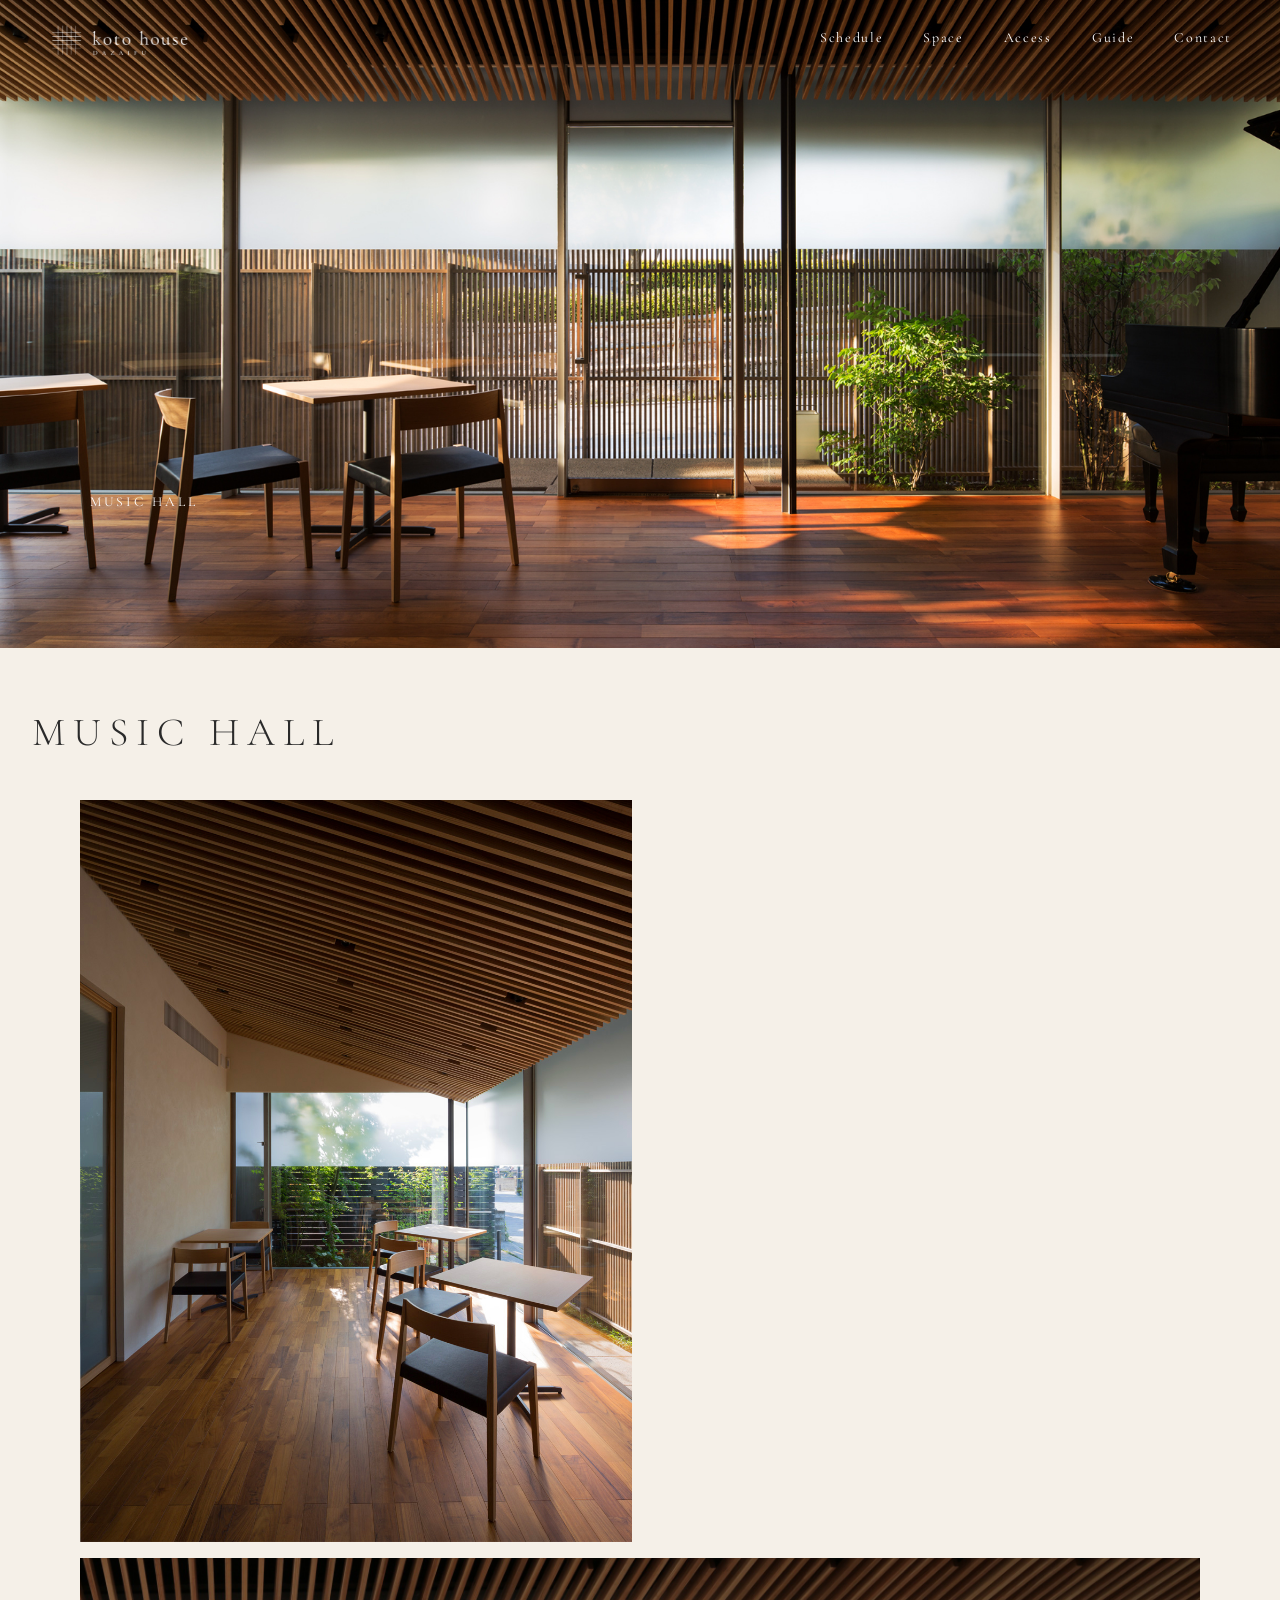
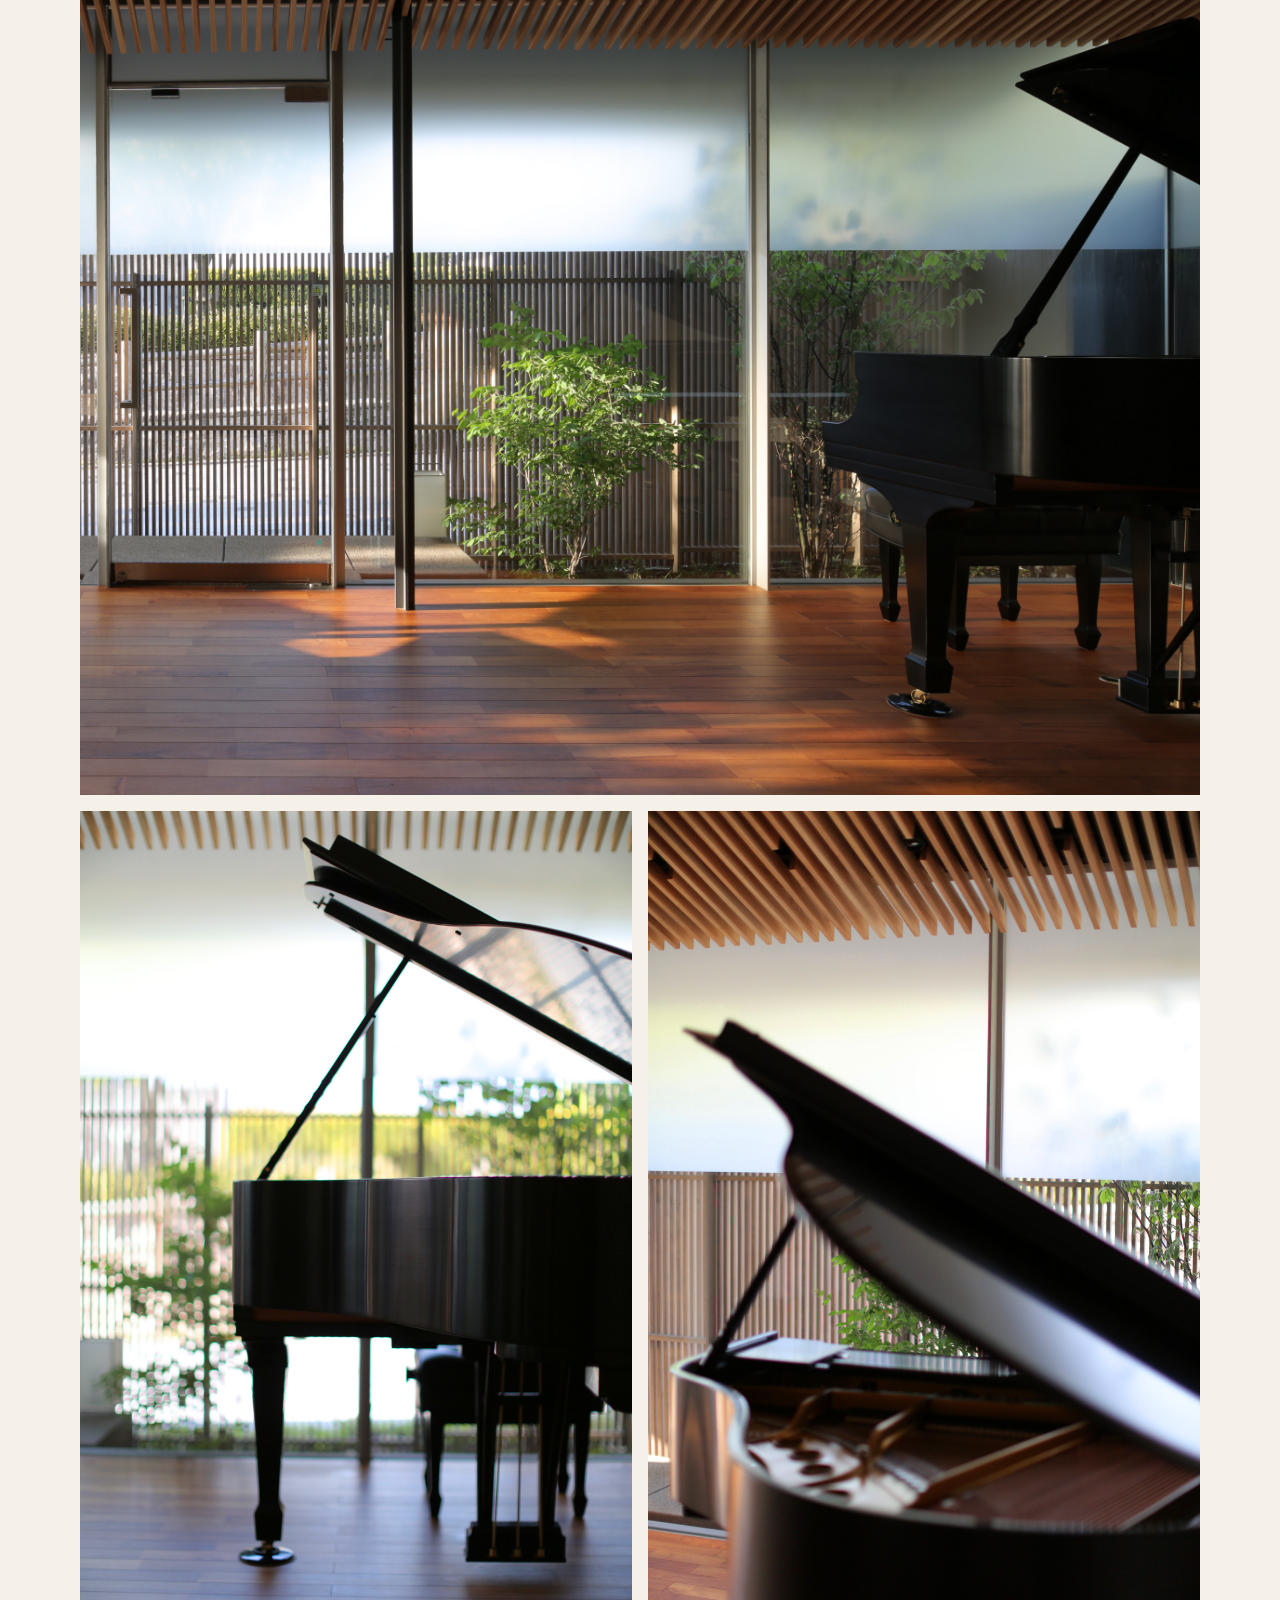
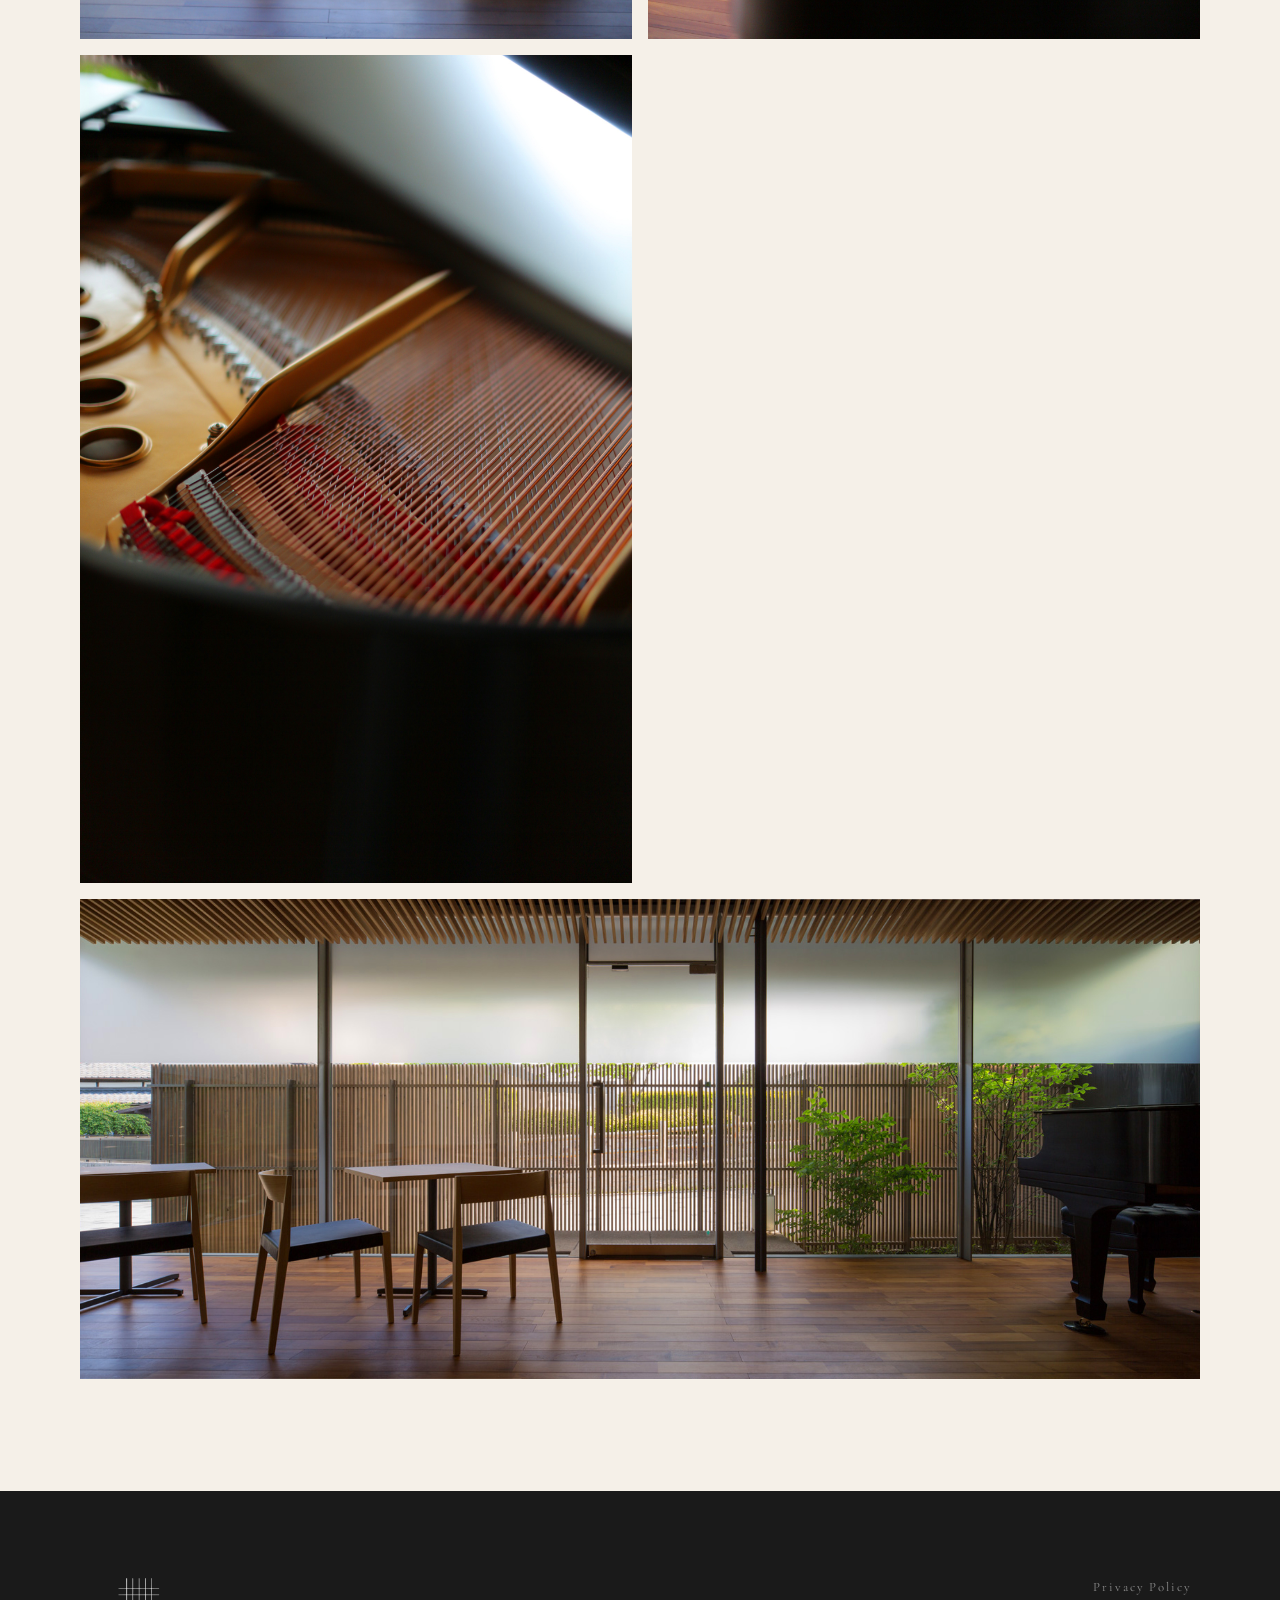
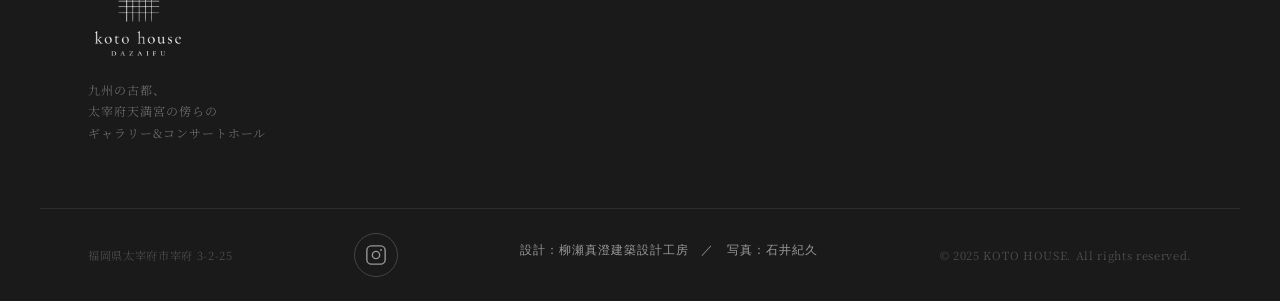
<file: musichall.html>
<!DOCTYPE html>
<html lang="ja">
<head>
  <meta charset="UTF-8">
  <meta name="viewport" content="width=device-width, initial-scale=1.0">
  <title>MUSIC HALL | グランドピアノのコンサートホール - koto house 太宰府</title>
  <meta name="description" content="Koto House（ことはうす）のMUSIC HALL。太宰府天満宮そばのグランドピアノを備えたコンサートホール。太宰府コンサートの会場として室内楽や展示などの催しを定期開催。最大30名程度に対応。">
  <link rel="preconnect" href="https://fonts.googleapis.com">
  <link rel="preconnect" href="https://fonts.gstatic.com" crossorigin>
  <link href="https://fonts.googleapis.com/css2?family=Cormorant+Garamond:ital,wght@0,300;0,400;0,500;1,300;1,400&family=Noto+Serif+JP:wght@300;400;500&display=swap" rel="stylesheet">
  <link rel="icon" type="image/png" href="/favicon.png">
  <link rel="apple-touch-icon" href="/apple-touch-icon.png">
  <link rel="stylesheet" href="assets/css/style.css">
  <meta property="og:title" content="MUSIC HALL | koto house">
  <meta property="og:description" content="九州の古都、太宰府天満宮の傍らのギャラリー&コンサートホール">
  <meta property="og:image" content="https://koto-house.pages.dev/assets/images/musichall/hero.jpg">
  <meta property="og:url" content="https://koto-house.pages.dev/musichall">
  <meta property="og:type" content="website">
  <meta property="og:site_name" content="KOTO HOUSE DAZAIFU">
  <meta name="twitter:card" content="summary_large_image">
  <meta name="twitter:title" content="MUSIC HALL | koto house">
  <meta name="twitter:description" content="九州の古都、太宰府天満宮の傍らのギャラリー&コンサートホール">
  <meta name="twitter:image" content="https://koto-house.pages.dev/assets/images/musichall/hero.jpg">
</head>
<body>

  <header class="site-header" id="site-header">
    <nav class="nav-inner">
      <a href="index.html" class="nav-logo">
        <img src="assets/images/ui/logo-horizontal-white.png" alt="" class="logo logo--white">
        <img src="assets/images/ui/logo-horizontal-black.png" alt="" class="logo logo--black">
      </a>
      <ul class="nav-links">
        <li><a href="index.html#schedule">Schedule</a></li>
        <li><a href="index.html#tea-music">Space</a></li>
        <li><a href="index.html#access">Access</a></li>
        <li><a href="guide.html">Guide</a></li>
        <li><a href="/guide#contact">Contact</a></li>
      </ul>
      <button class="hamburger" id="hamburger" aria-label="メニューを開く" aria-expanded="false">
        <img src="assets/images/ui/icon-hamburger.png" alt="" class="hamburger__icon">
        <span class="hamburger__bar"></span>
        <span class="hamburger__bar"></span>
        <span class="hamburger__bar"></span>
      </button>
    </nav>
  </header>

  <div class="drawer" id="drawer" aria-hidden="true">
    <div class="drawer__logo">
      <a href="index.html">
        <img src="assets/images/ui/logo-stacked-white.png" alt="" class="drawer__logo-img">
      </a>
    </div>
    <button class="drawer__close" id="drawer-close" aria-label="メニューを閉じる">✕</button>
    <nav class="drawer__nav">
      <ul>
        <li><a href="index.html#schedule" class="drawer__link">Schedule</a></li>
        <li><a href="index.html#tea-music" class="drawer__link">Space</a></li>
        <li><a href="index.html#access" class="drawer__link">Access</a></li>
        <li><a href="guide.html" class="drawer__link">Guide</a></li>
        <li><a href="/guide#contact" class="drawer__link">Contact</a></li>
      </ul>
    </nav>
  </div>
  <div class="drawer-overlay" id="drawer-overlay"></div>

  <main>
    <section class="musichall-hero">
      <img src="assets/images/musichall/hero.jpg" alt="Koto House 太宰府 音と光の満ちるコンサートホール" class="musichall-hero__img">
      <div class="musichall-hero__caption">
        <span>MUSIC HALL</span>
      </div>
    </section>

    <section class="musichall-title">
      <h1>MUSIC HALL</h1>
    </section>

    <section class="musichall-gallery" aria-label="MUSIC HALL gallery">
      <div class="musichall-gallery__grid">
        <figure class="musichall-gallery__item">
          <img src="assets/images/musichall/gallery-01.jpg" alt="Koto House 太宰府 MUSIC HALLの内観" loading="lazy">
        </figure>
        <figure class="musichall-gallery__item musichall-gallery__item--wide">
          <img src="assets/images/musichall/gallery-02.jpg" alt="Koto House 太宰府 MUSIC HALLの内観" loading="lazy">
        </figure>
        <figure class="musichall-gallery__item">
          <img src="assets/images/musichall/gallery-03.jpg" alt="Koto House 太宰府 MUSIC HALLのグランドピアノ" loading="lazy">
        </figure>
        <figure class="musichall-gallery__item">
          <img src="assets/images/musichall/gallery-04.jpg" alt="Koto House 太宰府 MUSIC HALLのグランドピアノ" loading="lazy">
        </figure>
        <figure class="musichall-gallery__item">
          <img src="assets/images/musichall/gallery-05.jpg" alt="Koto House 太宰府 MUSIC HALLのグランドピアノ内部" loading="lazy">
        </figure>
        <figure class="musichall-gallery__item musichall-gallery__item--wide">
          <img src="assets/images/musichall/gallery-06.jpg" alt="Koto House 太宰府 MUSIC HALLの内観" loading="lazy">
        </figure>
      </div>
    </section>
  </main>

  <footer class="site-footer">
    <div class="footer__inner">
      <div class="footer__brand">
        <a href="index.html">
          <img src="assets/images/ui/logo-stacked-white.png" alt="" class="footer__logo">
        </a>
        <p class="footer__tagline">九州の古都、<br>太宰府天満宮の傍らの<br>ギャラリー&amp;コンサートホール</p>
      </div>
      <nav class="footer__nav">
        <ul>
          <li><a href="privacy.html">Privacy Policy</a></li>
        </ul>
      </nav>
    </div>
    <div class="footer__bottom">
      <p class="footer__address">福岡県太宰府市宰府 3-2-25</p>
      <a href="https://www.instagram.com/kot_ohouse/" target="_blank" rel="noopener noreferrer" class="footer__instagram" aria-label="Instagramを開く">
        <svg xmlns="http://www.w3.org/2000/svg" width="24" height="24" viewBox="0 0 24 24" fill="none" stroke="currentColor" stroke-width="1.5" stroke-linecap="round" stroke-linejoin="round">
          <rect x="2" y="2" width="20" height="20" rx="5" ry="5"/>
          <circle cx="12" cy="12" r="4"/>
          <circle cx="17.5" cy="6.5" r="1" fill="currentColor" stroke="none"/>
        </svg>
      </a>
      <p class="footer__credit">設計：柳瀬真澄建築設計工房　／　写真：石井紀久</p>
      <p class="footer__copy">&copy; 2025 KOTO HOUSE. All rights reserved.</p>
    </div>
  </footer>

  <script src="assets/js/main.js"></script>
</body>
</html>
</file>
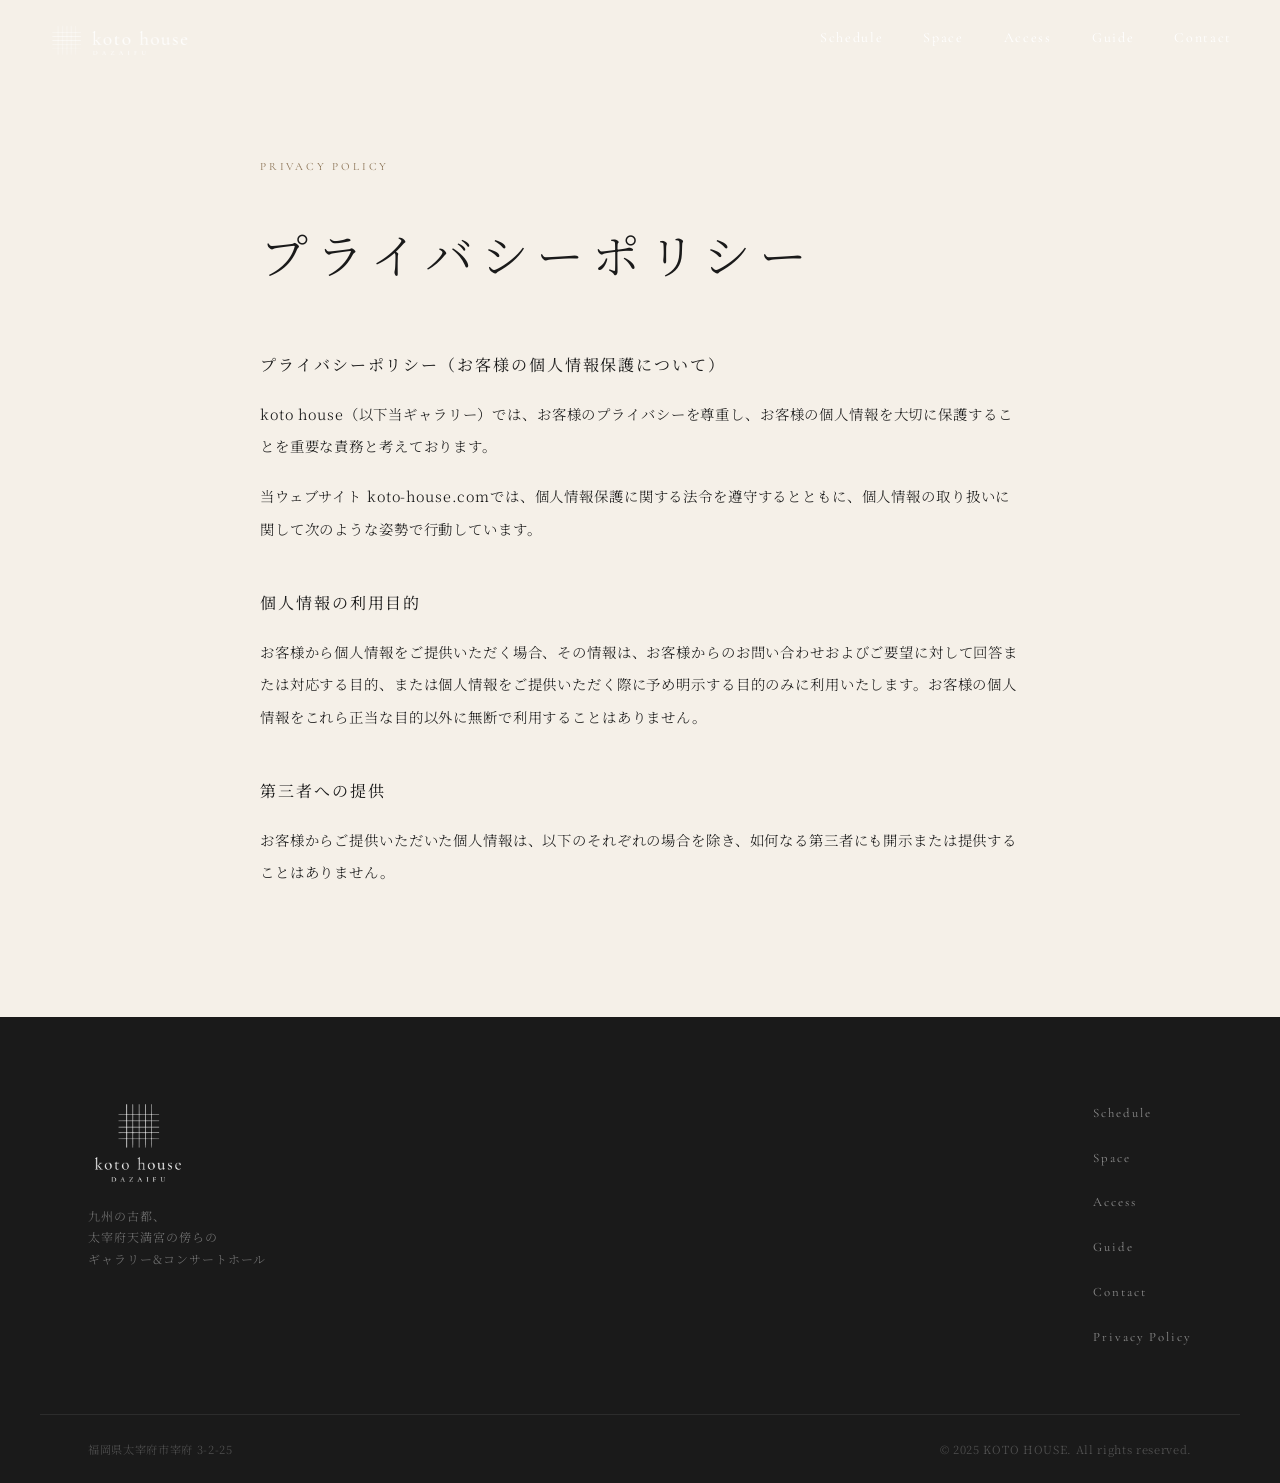
<file: privacy.html>
<!DOCTYPE html>
<html lang="ja">
<head>
  <meta charset="UTF-8">
  <meta name="viewport" content="width=device-width, initial-scale=1.0">
  <title>プライバシーポリシー | koto house</title>
  <meta name="description" content="koto houseのプライバシーポリシーです。">
  <link rel="preconnect" href="https://fonts.googleapis.com">
  <link rel="preconnect" href="https://fonts.gstatic.com" crossorigin>
  <link href="https://fonts.googleapis.com/css2?family=Cormorant+Garamond:ital,wght@0,300;0,400;0,500;1,300;1,400&family=Noto+Serif+JP:wght@300;400;500&display=swap" rel="stylesheet">
  <link rel="icon" type="image/png" href="/assets/images/favicon.png?v=20260504">
  <link rel="apple-touch-icon" href="/assets/images/favicon.png?v=20260504">
  <link rel="stylesheet" href="assets/css/style.css">
  <meta property="og:title" content="プライバシーポリシー | koto house">
  <meta property="og:description" content="koto houseのプライバシーポリシーです。">
  <meta property="og:image" content="https://koto-house.pages.dev/assets/images/ogp.png?v=20260504">
  <meta property="og:image:secure_url" content="https://koto-house.pages.dev/assets/images/ogp.png?v=20260504">
  <meta property="og:image:type" content="image/png">
  <meta property="og:image:width" content="1200">
  <meta property="og:image:height" content="630">
  <meta property="og:url" content="https://koto-house.pages.dev/privacy">
  <meta property="og:type" content="website">
  <meta property="og:site_name" content="KOTO HOUSE DAZAIFU">
  <meta name="twitter:card" content="summary_large_image">
  <meta name="twitter:title" content="プライバシーポリシー | koto house">
  <meta name="twitter:description" content="koto houseのプライバシーポリシーです。">
  <meta name="twitter:image" content="https://koto-house.pages.dev/assets/images/ogp.png?v=20260504">
</head>
<body>

  <header class="site-header" id="site-header">
    <nav class="nav-inner">
      <a href="index.html" class="nav-logo">
        <img src="assets/images/ui/logo-horizontal-white.png" alt="KOTO HOUSE" class="logo logo--white">
        <img src="assets/images/ui/logo-horizontal-black.png" alt="KOTO HOUSE" class="logo logo--black">
      </a>
      <ul class="nav-links">
        <li><a href="index.html#schedule">Schedule</a></li>
        <li><a href="index.html#tea-music">Space</a></li>
        <li><a href="index.html#access">Access</a></li>
        <li><a href="guide.html">Guide</a></li>
        <li><a href="/guide#contact">Contact</a></li>
      </ul>
      <button class="hamburger" id="hamburger" aria-label="メニューを開く" aria-expanded="false">
        <img src="assets/images/ui/icon-hamburger.png" alt="" class="hamburger__icon">
        <span class="hamburger__bar"></span>
        <span class="hamburger__bar"></span>
        <span class="hamburger__bar"></span>
      </button>
    </nav>
  </header>

  <div class="drawer" id="drawer" aria-hidden="true">
    <div class="drawer__logo">
      <a href="index.html">
        <img src="assets/images/ui/logo-stacked-white.png" alt="KOTO HOUSE" class="drawer__logo-img">
      </a>
    </div>
    <button class="drawer__close" id="drawer-close" aria-label="メニューを閉じる">×</button>
    <nav class="drawer__nav">
      <ul>
        <li><a href="index.html#schedule" class="drawer__link">Schedule</a></li>
        <li><a href="index.html#tea-music" class="drawer__link">Space</a></li>
        <li><a href="index.html#access" class="drawer__link">Access</a></li>
        <li><a href="guide.html" class="drawer__link">Guide</a></li>
        <li><a href="/guide#contact" class="drawer__link">Contact</a></li>
      </ul>
    </nav>
  </div>
  <div class="drawer-overlay" id="drawer-overlay"></div>

  <main>
    <section class="privacy-policy-section">
      <div class="container">
        <article class="privacy-policy-wrapper fade-in">
          <span class="section-label section-label--accent">PRIVACY POLICY</span>
          <h1 class="privacy-policy-heading">プライバシーポリシー</h1>

          <div class="privacy-policy-body">
            <h2>プライバシーポリシー（お客様の個人情報保護について）</h2>
            <p>
              koto house（以下当ギャラリー）では、お客様のプライバシーを尊重し、お客様の個人情報を大切に保護することを重要な責務と考えております。
            </p>
            <p>
              当ウェブサイト koto-house.comでは、個人情報保護に関する法令を遵守するとともに、個人情報の取り扱いに関して次のような姿勢で行動しています。
            </p>

            <h2>個人情報の利用目的</h2>
            <p>
              お客様から個人情報をご提供いただく場合、その情報は、お客様からのお問い合わせおよびご要望に対して回答または対応する目的、または個人情報をご提供いただく際に予め明示する目的のみに利用いたします。お客様の個人情報をこれら正当な目的以外に無断で利用することはありません。
            </p>

            <h2>第三者への提供</h2>
            <p>
              お客様からご提供いただいた個人情報は、以下のそれぞれの場合を除き、如何なる第三者にも開示または提供することはありません。
            </p>
          </div>
        </article>
      </div>
    </section>
  </main>

  <footer class="site-footer">
    <div class="footer__inner">
      <div class="footer__brand">
        <a href="index.html">
          <img src="assets/images/ui/logo-stacked-white.png" alt="KOTO HOUSE" class="footer__logo">
        </a>
        <p class="footer__tagline">九州の古都、<br>太宰府天満宮の傍らの<br>ギャラリー&amp;コンサートホール</p>
      </div>
      <nav class="footer__nav">
        <ul>
          <li><a href="index.html#schedule">Schedule</a></li>
          <li><a href="index.html#tea-music">Space</a></li>
          <li><a href="index.html#access">Access</a></li>
          <li><a href="guide.html">Guide</a></li>
          <li><a href="/guide#contact">Contact</a></li>
          <li><a href="privacy.html">Privacy Policy</a></li>
        </ul>
      </nav>
    </div>
    <div class="footer__bottom">
      <p class="footer__address">福岡県太宰府市宰府 3-2-25</p>
      <p class="footer__copy">&copy; 2025 KOTO HOUSE. All rights reserved.</p>
    </div>
  </footer>

  <script src="assets/js/main.js"></script>
</body>
</html>
</file>
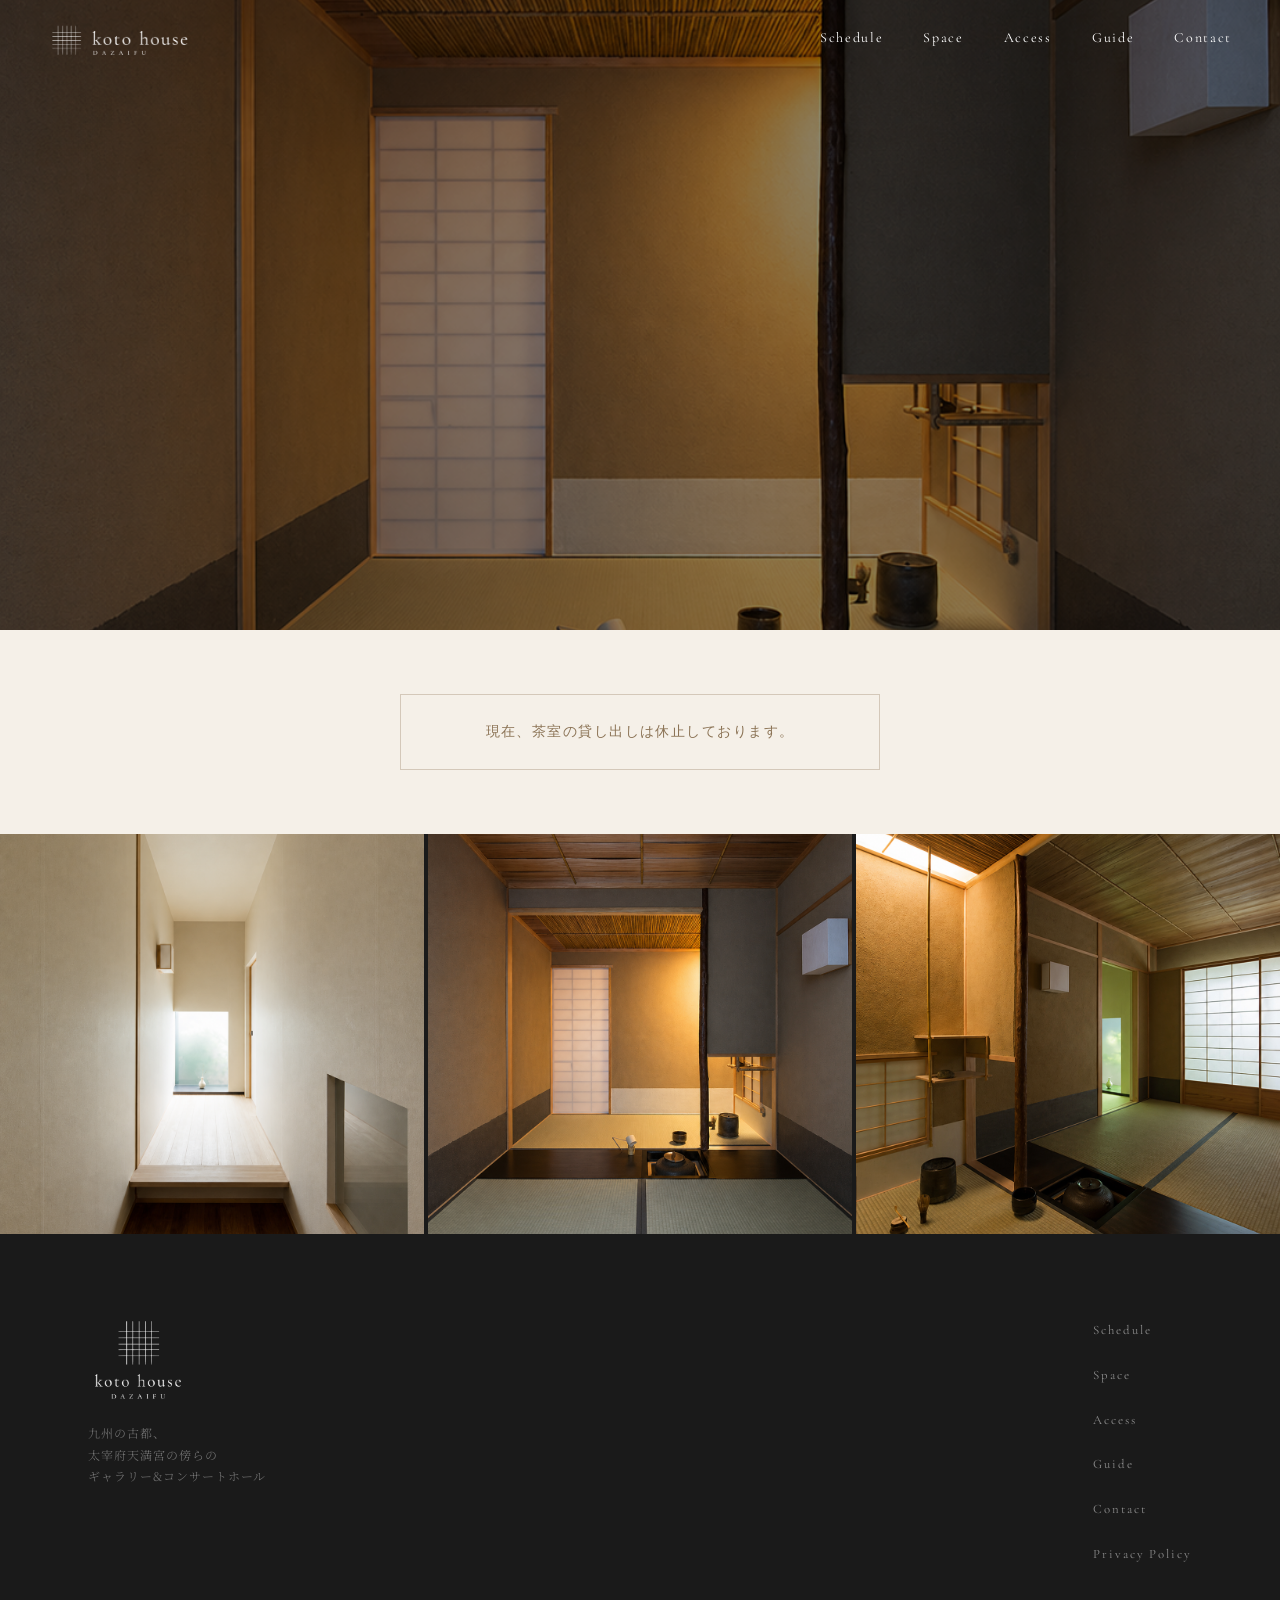
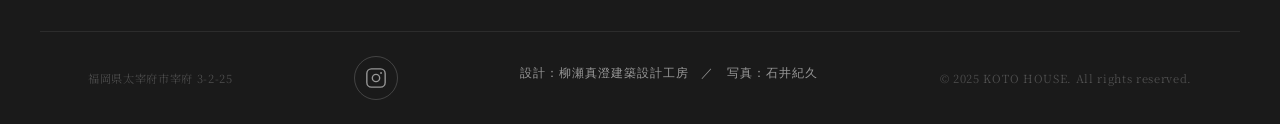
<file: tea-room.html>
<!DOCTYPE html>
<html lang="ja">
<head>
  <meta charset="UTF-8">
  <meta name="viewport" content="width=device-width, initial-scale=1.0">
  <title>koto houseー九州の古都、 太宰府天満宮の傍らの ギャラリー&amp;コンサートホール</title>
  <meta name="description" content="九州の古都、太宰府天満宮の傍らのギャラリー&コンサートホール">
  <link rel="preconnect" href="https://fonts.googleapis.com">
  <link rel="preconnect" href="https://fonts.gstatic.com" crossorigin>
  <link href="https://fonts.googleapis.com/css2?family=Cormorant+Garamond:ital,wght@0,300;0,400;0,500;1,300;1,400&family=Noto+Serif+JP:wght@300;400;500&display=swap" rel="stylesheet">
  <link rel="icon" type="image/png" href="/assets/images/favicon.png?v=20260504">
  <link rel="apple-touch-icon" href="/assets/images/favicon.png?v=20260504">
  <link rel="stylesheet" href="assets/css/style.css">
  <!-- OGP -->
  <meta property="og:title" content="koto houseー九州の古都、 太宰府天満宮の傍らの ギャラリー&amp;コンサートホール">
  <meta property="og:description"
        content="九州の古都、太宰府天満宮の傍らのギャラリー&コンサートホール">
  <meta property="og:image"
        content="https://koto-house.pages.dev/assets/images/ogp.png?v=20260504">
  <meta property="og:image:secure_url"
        content="https://koto-house.pages.dev/assets/images/ogp.png?v=20260504">
  <meta property="og:image:type" content="image/png">
  <meta property="og:image:width" content="1200">
  <meta property="og:image:height" content="630">
  <meta property="og:url" content="https://koto-house.pages.dev/tea-room">
  <meta property="og:type" content="website">
  <meta property="og:site_name" content="KOTO HOUSE DAZAIFU">
  <meta name="twitter:card" content="summary_large_image">
  <meta name="twitter:title" content="koto houseー九州の古都、 太宰府天満宮の傍らの ギャラリー&amp;コンサートホール">
  <meta name="twitter:description" content="九州の古都、太宰府天満宮の傍らのギャラリー&コンサートホール">
  <meta name="twitter:image"
        content="https://koto-house.pages.dev/assets/images/ogp.png?v=20260504">
</head>
<body>

  <!-- ==================== NAVIGATION ==================== -->
  <header class="site-header" id="site-header">
    <nav class="nav-inner">
      <a href="index.html" class="nav-logo">
        <img src="assets/images/ui/logo-horizontal-white.png" alt="KOTO HOUSE" class="logo logo--white">
        <img src="assets/images/ui/logo-horizontal-black.png" alt="KOTO HOUSE" class="logo logo--black">
      </a>
      <ul class="nav-links">
        <li><a href="index.html#schedule">Schedule</a></li>
        <li><a href="index.html#tea-music">Space</a></li>
        <li><a href="index.html#access">Access</a></li>
        <li><a href="guide.html">Guide</a></li>
        <li><a href="/guide#contact">Contact</a></li>
      </ul>
      <button class="hamburger" id="hamburger" aria-label="メニューを開く" aria-expanded="false">
        <img src="assets/images/ui/icon-hamburger.png" alt="" class="hamburger__icon">
        <span class="hamburger__bar"></span>
        <span class="hamburger__bar"></span>
        <span class="hamburger__bar"></span>
      </button>
    </nav>
  </header>

  <!-- SP ドロワーメニュー -->
  <div class="drawer" id="drawer" aria-hidden="true">
    <div class="drawer__logo">
      <a href="index.html">
        <img src="assets/images/ui/logo-stacked-white.png" alt="KOTO HOUSE" class="drawer__logo-img">
      </a>
    </div>
    <button class="drawer__close" id="drawer-close" aria-label="メニューを閉じる">✕</button>
    <nav class="drawer__nav">
      <ul>
        <li><a href="index.html#schedule" class="drawer__link">Schedule</a></li>
        <li><a href="index.html#tea-music" class="drawer__link">Space</a></li>
        <li><a href="index.html#access" class="drawer__link">Access</a></li>
        <li><a href="guide.html" class="drawer__link">Guide</a></li>
        <li><a href="/guide#contact" class="drawer__link">Contact</a></li>
      </ul>
    </nav>
  </div>
  <div class="drawer-overlay" id="drawer-overlay"></div>

  <main>
    <!-- ==================== HERO ==================== -->
    <section class="hero hero--sub" id="hero">
      <div class="hero__bg">
        <img
          src="assets/images/tearoom-02.png"
          alt="Koto House 茶室"
          class="hero__img"
          loading="eager"
        >
        <div class="hero__overlay hero__overlay--solid"></div>
      </div>
    </section>

    <p style="font-family:'Noto Sans JP',sans-serif;
              font-size:0.9rem;
              text-align:center;
              padding:24px;
              color:var(--color-accent);
              letter-spacing:0.1em;
              border:1px solid var(--color-border);
              margin:64px auto;
              max-width:480px;">
      現在、茶室の貸し出しは休止しております。
    </p>

    <!-- ==================== PHOTO GALLERY ==================== -->
    <section class="tearoom-gallery">
      <div class="tearoom-gallery__grid">
        <div class="tearoom-gallery__item fade-in">
          <img
            src="assets/images/tearoom-01.png"
            alt="茶室 01"
            class="tearoom-gallery__img"
            loading="lazy"
          >
        </div>
        <div class="tearoom-gallery__item fade-in">
          <img
            src="assets/images/tearoom-02.png"
            alt="茶室 02"
            class="tearoom-gallery__img"
            loading="lazy"
          >
        </div>
        <div class="tearoom-gallery__item fade-in">
          <img
            src="assets/images/tearoom-03.png"
            alt="茶室 03"
            class="tearoom-gallery__img"
            loading="lazy"
          >
        </div>
      </div>
    </section>
  </main>

  <!-- ==================== FOOTER ==================== -->
  <footer class="site-footer">
    <div class="footer__inner">
      <div class="footer__brand">
        <a href="index.html">
          <img src="assets/images/ui/logo-stacked-white.png" alt="KOTO HOUSE" class="footer__logo">
        </a>
        <p class="footer__tagline">九州の古都、<br>太宰府天満宮の傍らの<br>ギャラリー&amp;コンサートホール</p>
      </div>
      <nav class="footer__nav">
        <ul>
          <li><a href="index.html#schedule">Schedule</a></li>
          <li><a href="index.html#tea-music">Space</a></li>
          <li><a href="index.html#access">Access</a></li>
          <li><a href="guide.html">Guide</a></li>
          <li><a href="/guide#contact">Contact</a></li>
          <li><a href="privacy.html">Privacy Policy</a></li>
        </ul>
      </nav>
    </div>
    <div class="footer__bottom">
      <p class="footer__address">福岡県太宰府市宰府 3-2-25</p>
      <a href="https://www.instagram.com/kot_ohouse/"
         target="_blank"
         rel="noopener noreferrer"
         class="footer__instagram"
         aria-label="Instagramを開く">
        <svg xmlns="http://www.w3.org/2000/svg"
             width="24" height="24" viewBox="0 0 24 24"
             fill="none" stroke="currentColor"
             stroke-width="1.5" stroke-linecap="round"
             stroke-linejoin="round">
          <rect x="2" y="2" width="20" height="20" rx="5" ry="5"/>
          <circle cx="12" cy="12" r="4"/>
          <circle cx="17.5" cy="6.5" r="1" fill="currentColor" stroke="none"/>
        </svg>
      </a>
      <p class="footer__credit">
        設計：柳瀬真澄建築設計工房　／　写真：石井紀久
      </p>
      <p class="footer__copy">&copy; 2025 KOTO HOUSE. All rights reserved.</p>
    </div>
  </footer>

  <script src="assets/js/main.js"></script>
</body>
</html>
</file>
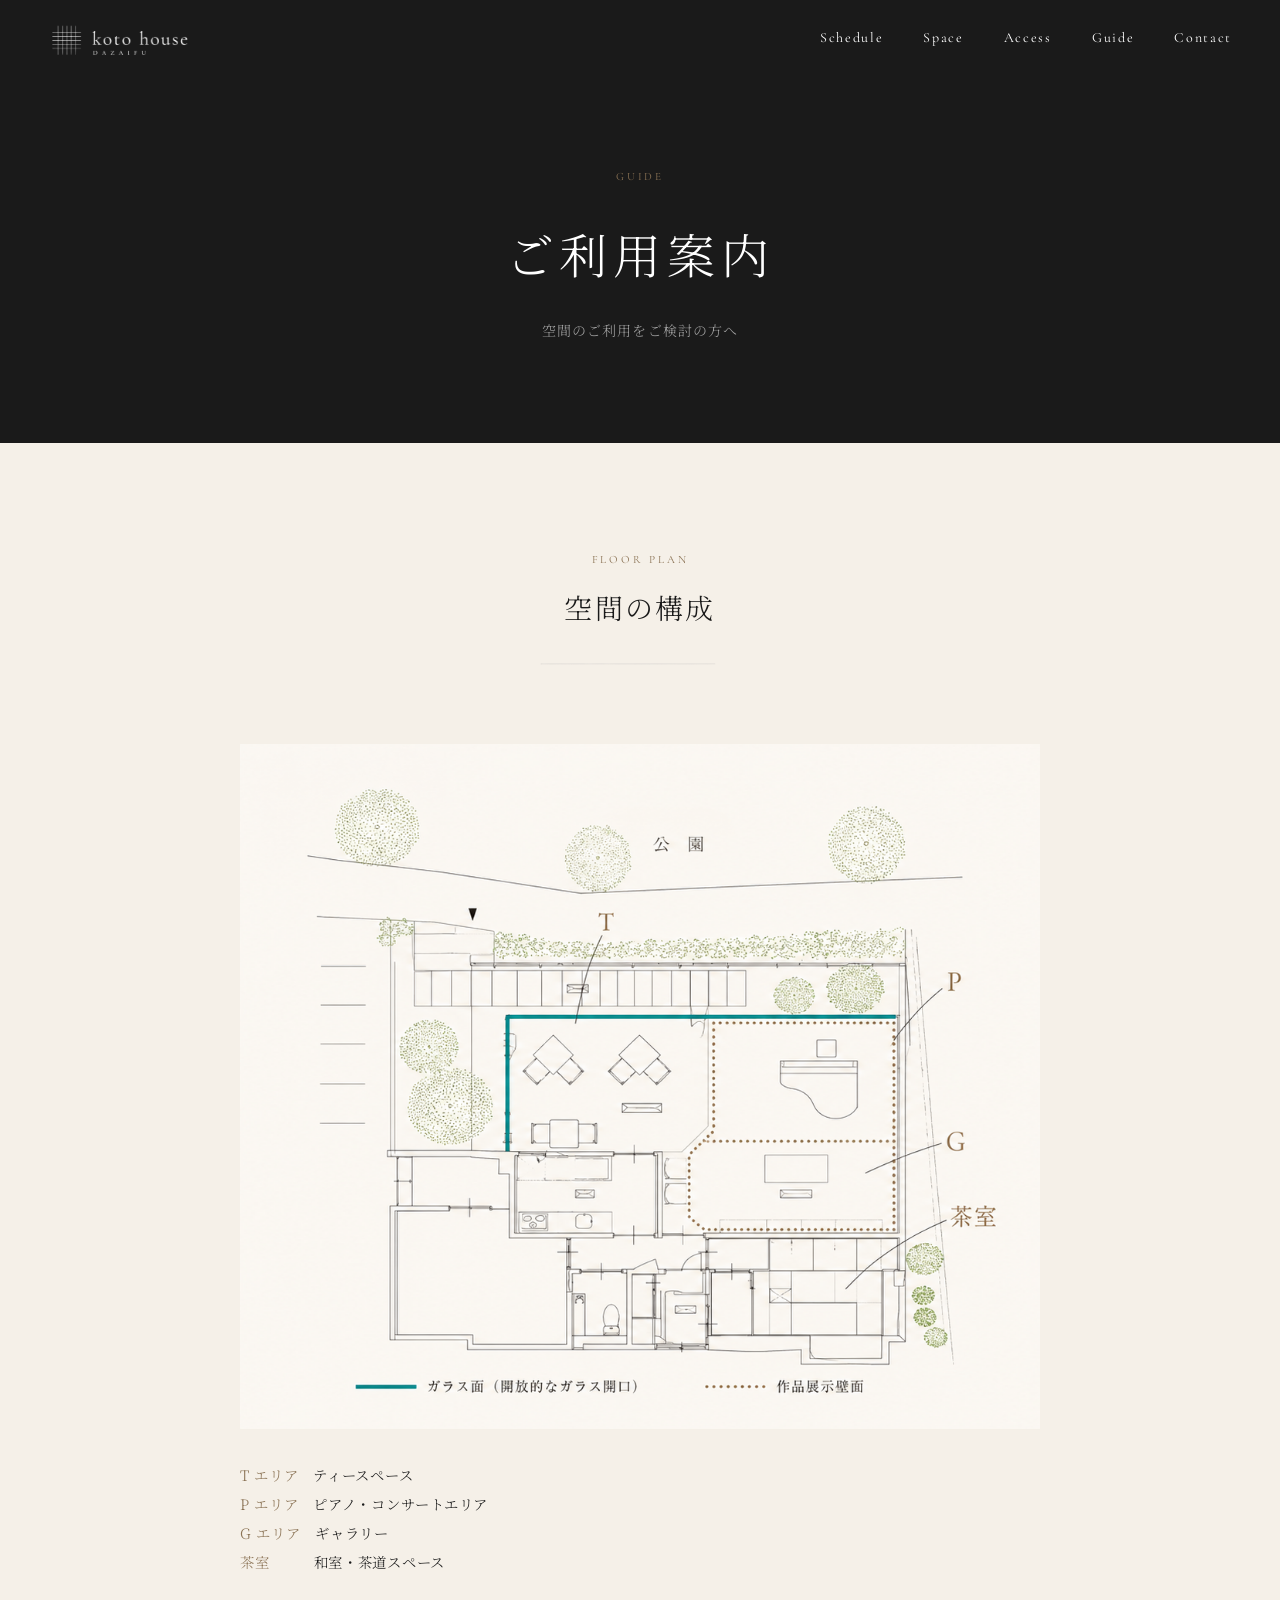
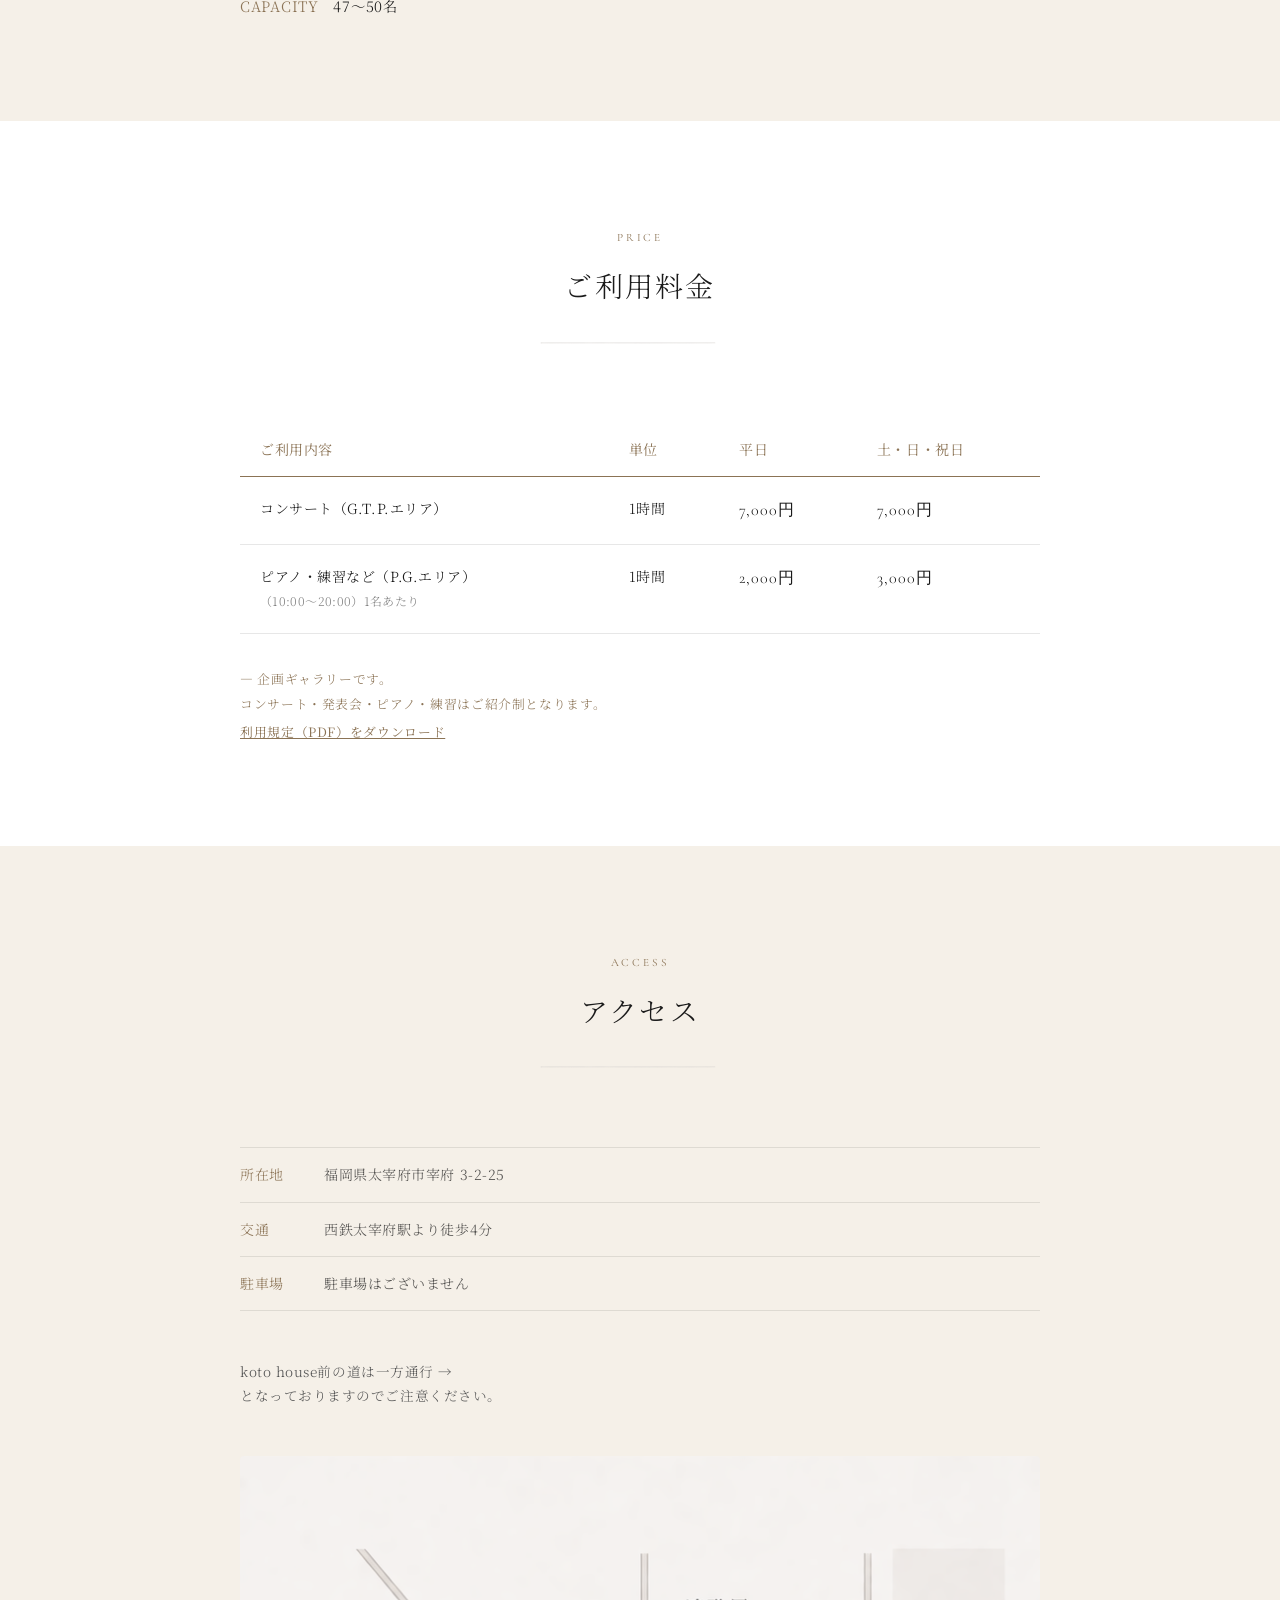
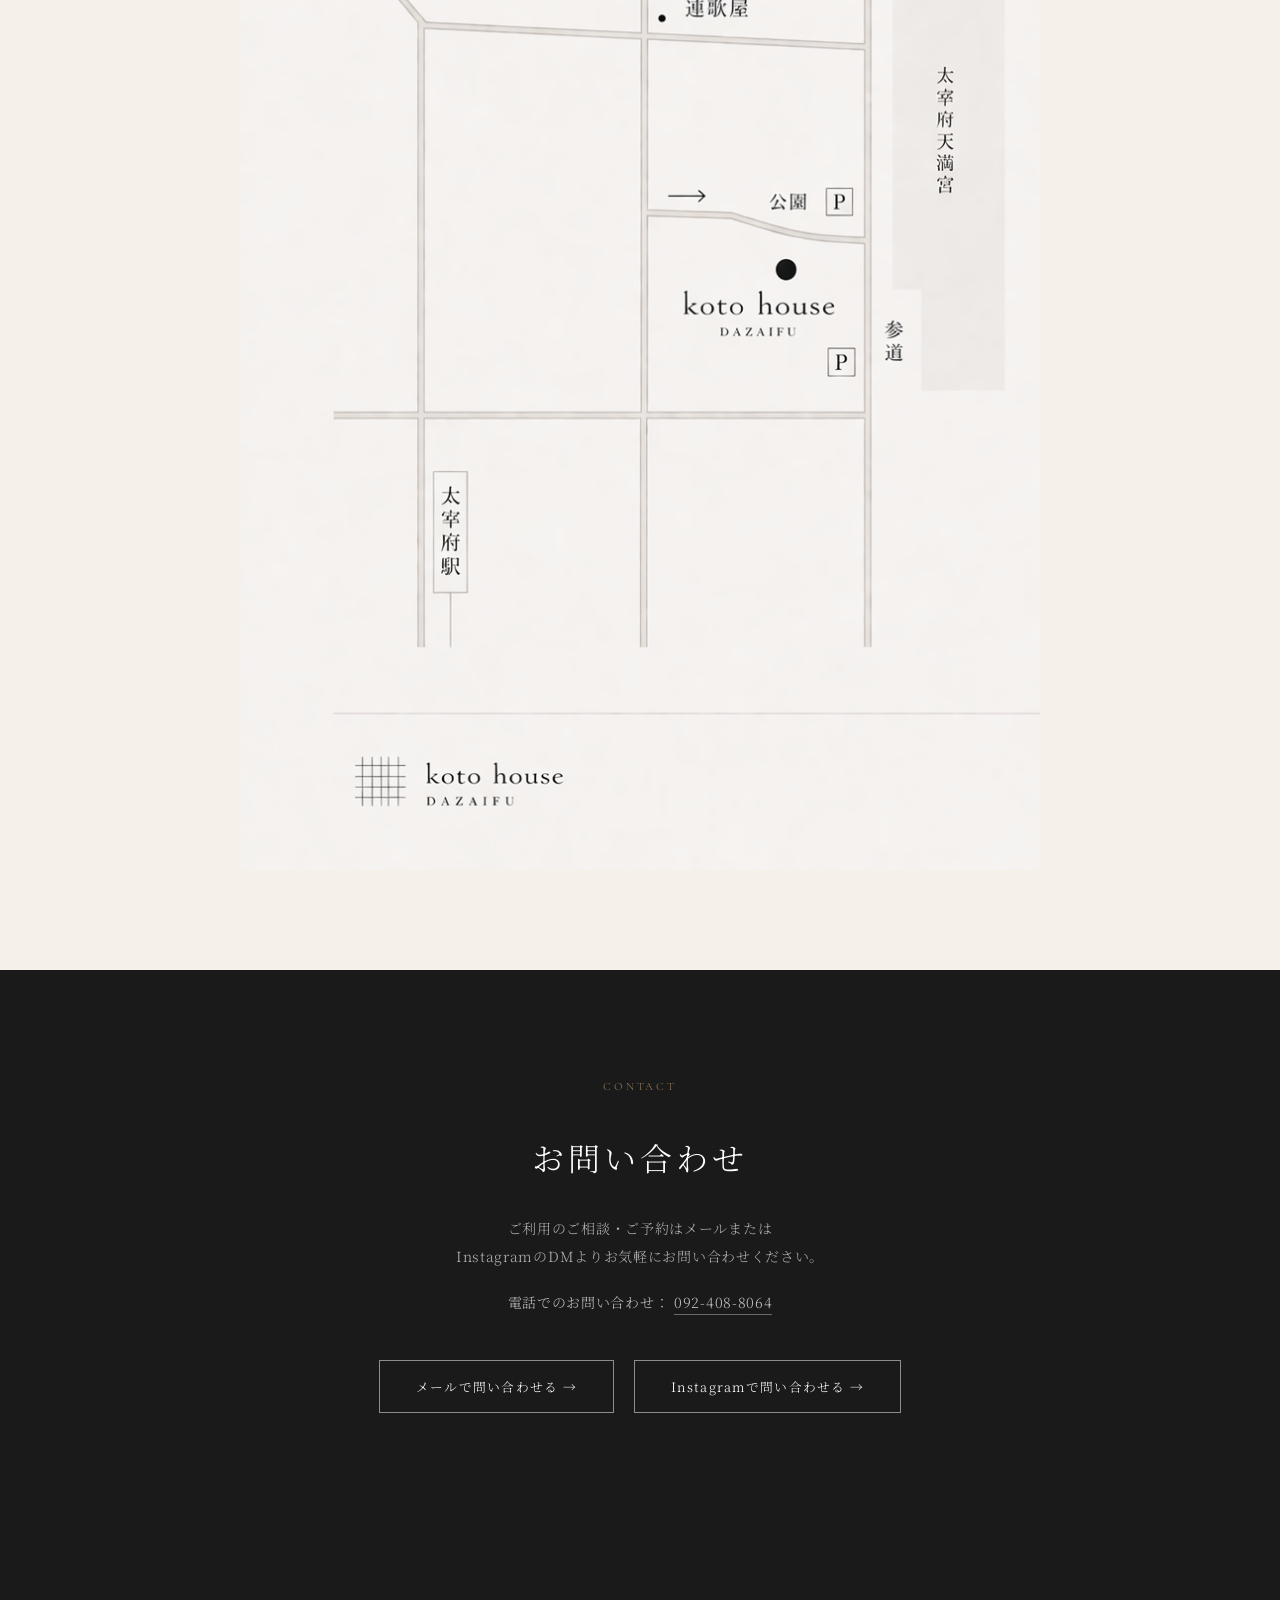
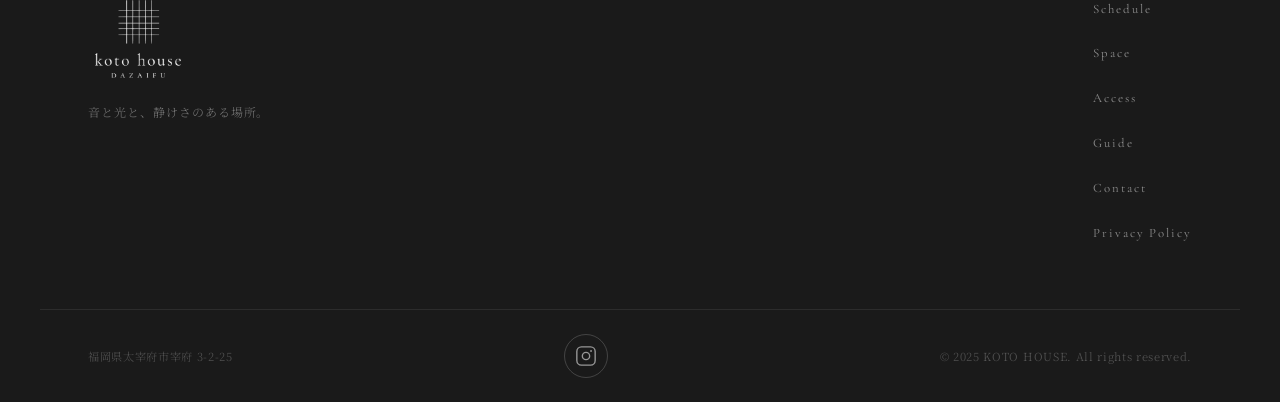
<file: deploy-pages/guide.html>
<!DOCTYPE html>
<html lang="ja">
<head>
  <meta charset="UTF-8">
  <meta name="viewport" content="width=device-width, initial-scale=1.0">
  <title>koto houseー九州の古都、 太宰府天満宮の傍らの ギャラリー&amp;コンサートホール</title>
  <meta name="description" content="九州の古都、太宰府天満宮の傍らのギャラリー&コンサートホール">
  <link rel="preconnect" href="https://fonts.googleapis.com">
  <link rel="preconnect" href="https://fonts.gstatic.com" crossorigin>
  <link href="https://fonts.googleapis.com/css2?family=Cormorant+Garamond:ital,wght@0,300;0,400;0,500;1,300;1,400&family=Noto+Serif+JP:wght@300;400;500&display=swap" rel="stylesheet">
  <link rel="icon" type="image/png" href="/assets/images/favicon.png?v=20260504">
  <link rel="apple-touch-icon" href="/assets/images/favicon.png?v=20260504">
  <link rel="stylesheet" href="assets/css/style.css">
  <!-- OGP -->
  <meta property="og:title" content="koto houseー九州の古都、 太宰府天満宮の傍らの ギャラリー&amp;コンサートホール">
  <meta property="og:description"
        content="九州の古都、太宰府天満宮の傍らのギャラリー&コンサートホール">
  <meta property="og:image"
        content="https://koto-house.pages.dev/assets/images/ogp.png?v=20260504">
  <meta property="og:image:secure_url"
        content="https://koto-house.pages.dev/assets/images/ogp.png?v=20260504">
  <meta property="og:image:type" content="image/png">
  <meta property="og:image:width" content="1200">
  <meta property="og:image:height" content="630">
  <meta property="og:url" content="https://koto-house.pages.dev/guide">
  <meta property="og:type" content="website">
  <meta property="og:site_name" content="KOTO HOUSE DAZAIFU">
  <meta name="twitter:card" content="summary_large_image">
  <meta name="twitter:title" content="koto houseー九州の古都、 太宰府天満宮の傍らの ギャラリー&amp;コンサートホール">
  <meta name="twitter:description" content="九州の古都、太宰府天満宮の傍らのギャラリー&コンサートホール">
  <meta name="twitter:image"
        content="https://koto-house.pages.dev/assets/images/ogp.png?v=20260504">
</head>
<body>

  <!-- ==================== NAVIGATION ==================== -->
  <header class="site-header" id="site-header">
    <nav class="nav-inner">
      <a href="index.html" class="nav-logo">
        <img src="assets/images/ui/logo-horizontal-white.png" alt="KOTO HOUSE" class="logo logo--white">
        <img src="assets/images/ui/logo-horizontal-black.png" alt="KOTO HOUSE" class="logo logo--black">
      </a>
      <ul class="nav-links">
        <li><a href="index.html#schedule">Schedule</a></li>
        <li><a href="index.html#tea-music">Space</a></li>
        <li><a href="index.html#access">Access</a></li>
        <li><a href="guide.html">Guide</a></li>
        <li><a href="/guide#contact">Contact</a></li>
      </ul>
      <button class="hamburger" id="hamburger" aria-label="メニューを開く" aria-expanded="false">
        <img src="assets/images/ui/icon-hamburger.png" alt="" class="hamburger__icon">
        <span class="hamburger__bar"></span>
        <span class="hamburger__bar"></span>
        <span class="hamburger__bar"></span>
      </button>
    </nav>
  </header>

  <!-- SP ドロワーメニュー -->
  <div class="drawer" id="drawer" aria-hidden="true">
    <div class="drawer__logo">
      <a href="index.html">
        <img src="assets/images/ui/logo-stacked-white.png" alt="KOTO HOUSE" class="drawer__logo-img">
      </a>
    </div>
    <button class="drawer__close" id="drawer-close" aria-label="メニューを閉じる">✕</button>
    <nav class="drawer__nav">
      <ul>
        <li><a href="index.html#schedule" class="drawer__link">Schedule</a></li>
        <li><a href="index.html#tea-music" class="drawer__link">Space</a></li>
        <li><a href="index.html#access" class="drawer__link">Access</a></li>
        <li><a href="guide.html" class="drawer__link">Guide</a></li>
        <li><a href="/guide#contact" class="drawer__link">Contact</a></li>
      </ul>
    </nav>
  </div>
  <div class="drawer-overlay" id="drawer-overlay"></div>

  <main>

    <!-- ==================== HERO ==================== -->
    <section class="guide-hero" id="hero">
      <div class="container">
        <span class="section-label section-label--accent">GUIDE</span>
        <h1 class="guide-hero__heading">ご利用案内</h1>
        <p class="guide-hero__sub">空間のご利用をご検討の方へ</p>
      </div>
    </section>

    <!-- ==================== FLOOR PLAN ==================== -->
    <section class="guide-floorplan">
      <div class="container">
        <header class="section-header fade-in">
          <span class="section-label section-label--accent">FLOOR PLAN</span>
          <h2 class="section-title">空間の構成</h2>
          <img src="assets/images/ui/divider.png" alt="" class="divider-img">
        </header>
        <div class="guide-floorplan__figure fade-in">
          <button class="image-zoom guide-floorplan__zoom" type="button" aria-label="空間の構成を拡大表示する">
            <img src="assets/images/floorplan-sp.png"
                 alt="空間の構成"
                 class="guide-floorplan__img">
          </button>
          <div class="guide-floorplan__legend">
            <div class="guide-floorplan__areas">
              <p><span class="floorplan-area-label">T エリア</span>　ティースペース</p>
              <p><span class="floorplan-area-label">P エリア</span>　ピアノ・コンサートエリア</p>
              <p><span class="floorplan-area-label">G エリア</span>　ギャラリー</p>
              <p><span class="floorplan-area-label">茶室</span>　　　和室・茶道スペース</p>
            </div>

            <div class="guide-floorplan__capacity">
              <p><span class="floorplan-area-label">CAPACITY</span>　47〜50名</p>
            </div>
          </div>
        </div>
      </div>
    </section>

    <!-- ==================== PRICE ==================== -->
    <section class="guide-price">
      <div class="container">
        <header class="section-header fade-in">
          <span class="section-label section-label--accent">PRICE</span>
          <h2 class="section-title">ご利用料金</h2>
          <img src="assets/images/ui/divider.png" alt="" class="divider-img">
        </header>
        <div class="guide-price__table-wrap fade-in">
          <table class="guide-price__table">
            <thead>
              <tr>
                <th>ご利用内容</th>
                <th>単位</th>
                <th>平日</th>
                <th>土・日・祝日</th>
              </tr>
            </thead>
            <tbody>
              <tr>
                <td data-label="ご利用内容">コンサート（G.T.P.エリア）</td>
                <td data-label="単位">1時間</td>
                <td data-label="平日" class="price-cell">7,000円</td>
                <td data-label="土・日・祝日" class="price-cell">7,000円</td>
              </tr>
              <tr>
                <td data-label="ご利用内容">
                  ピアノ・練習など（P.G.エリア）<br>
                  <span class="price-note-small">（10:00〜20:00）1名あたり</span>
                </td>
                <td data-label="単位">1時間</td>
                <td data-label="平日" class="price-cell">2,000円</td>
                <td data-label="土・日・祝日" class="price-cell">3,000円</td>
              </tr>
            </tbody>
          </table>
          <p class="guide-price__note">
            ― 企画ギャラリーです。<br>
            コンサート・発表会・ピアノ・練習はご紹介制となります。
          </p>
          <a href="assets/docs/terms.pdf" download
             style="font-size: 0.8rem;
                    color: var(--color-accent);
                    text-decoration: underline;
                    letter-spacing: 0.05em;">
            利用規定（PDF）をダウンロード
          </a>
        </div>
      </div>
    </section>

    <!-- ==================== ACCESS ==================== -->
    <section class="guide-access">
      <div class="container">
        <header class="section-header fade-in">
          <span class="section-label section-label--accent">ACCESS</span>
          <h2 class="section-title">アクセス</h2>
          <img src="assets/images/ui/divider.png" alt="" class="divider-img">
        </header>
        <div class="guide-access__inner fade-in">
          <dl class="guide-access__dl">
            <dt>所在地</dt>
            <dd>福岡県太宰府市宰府 3-2-25</dd>
            <dt>交通</dt>
            <dd>西鉄太宰府駅より徒歩4分</dd>
            <dt>駐車場</dt>
            <dd>駐車場はございません</dd>
          </dl>
          <p class="access__caution">koto house前の道は一方通行 →<br>となっておりますのでご注意ください。</p>
          <button class="image-zoom guide-access__map-zoom" type="button" aria-label="アクセスマップを拡大表示する">
            <img src="assets/images/access-map2.png"
                 alt="アクセスマップ"
                 class="guide-access__map">
          </button>
        </div>
      </div>
    </section>

    <!-- ==================== CONTACT ==================== -->
    <section class="guide-contact" id="contact">
      <div class="container">
        <div class="guide-contact__inner fade-in">
          <span class="section-label section-label--accent">CONTACT</span>
          <h2 class="guide-contact__heading">お問い合わせ</h2>
          <p class="guide-contact__text">
            ご利用のご相談・ご予約はメールまたは<br>
            InstagramのDMよりお気軽にお問い合わせください。
          </p>
          <p class="guide-contact__phone">
            電話でのお問い合わせ：
            <a href="tel:092-408-8064"
               style="color: inherit;">
              092-408-8064
            </a>
          </p>
          <div class="guide-contact__btns">
            <a href="https://mail.google.com/mail/?view=cm&amp;fs=1&amp;to=kotohouse@joy.ocn.ne.jp&amp;su=KOTO%20HOUSE%E3%81%94%E5%88%A9%E7%94%A8%E3%81%AB%E3%81%A4%E3%81%84%E3%81%A6%E3%81%AE%E3%81%8A%E5%95%8F%E3%81%84%E5%90%88%E3%82%8F%E3%81%9B"
               target="_blank"
               rel="noopener noreferrer"
               class="guide-contact__btn">
              メールで問い合わせる →
            </a>
            <a href="https://www.instagram.com/kot_ohouse/"
               target="_blank"
               rel="noopener noreferrer"
               class="guide-contact__btn">
              Instagramで問い合わせる →
            </a>
          </div>
        </div>
      </div>
    </section>

  </main>

  <div class="image-modal" id="image-modal" aria-hidden="true">
    <button class="image-modal__close" type="button" aria-label="拡大表示を閉じる">✕</button>
    <button class="image-modal__backdrop" type="button" tabindex="-1" aria-label="拡大表示を閉じる"></button>
    <img src="assets/images/floorplan-sp.png" alt="空間の構成" class="image-modal__img">
  </div>

  <!-- ==================== FOOTER ==================== -->
  <footer class="site-footer">
    <div class="footer__inner">
      <div class="footer__brand">
        <a href="index.html">
          <img src="assets/images/ui/logo-stacked-white.png" alt="KOTO HOUSE" class="footer__logo">
        </a>
        <p class="footer__tagline">音と光と、静けさのある場所。</p>
      </div>
      <nav class="footer__nav">
        <ul>
          <li><a href="index.html#schedule">Schedule</a></li>
          <li><a href="index.html#tea-music">Space</a></li>
          <li><a href="index.html#access">Access</a></li>
          <li><a href="guide.html">Guide</a></li>
          <li><a href="/guide#contact">Contact</a></li>
          <li><a href="privacy.html">Privacy Policy</a></li>
        </ul>
      </nav>
    </div>
    <div class="footer__bottom">
      <p class="footer__address">福岡県太宰府市宰府 3-2-25</p>
      <a href="https://www.instagram.com/kot_ohouse/"
         target="_blank"
         rel="noopener noreferrer"
         class="footer__instagram"
         aria-label="Instagramを開く">
        <svg xmlns="http://www.w3.org/2000/svg"
             width="24" height="24" viewBox="0 0 24 24"
             fill="none" stroke="currentColor"
             stroke-width="1.5" stroke-linecap="round"
             stroke-linejoin="round">
          <rect x="2" y="2" width="20" height="20" rx="5" ry="5"/>
          <circle cx="12" cy="12" r="4"/>
          <circle cx="17.5" cy="6.5" r="1" fill="currentColor" stroke="none"/>
        </svg>
      </a>
      <p class="footer__copy">&copy; 2025 KOTO HOUSE. All rights reserved.</p>
    </div>
  </footer>

  <script src="assets/js/main.js"></script>
</body>
</html>
</file>
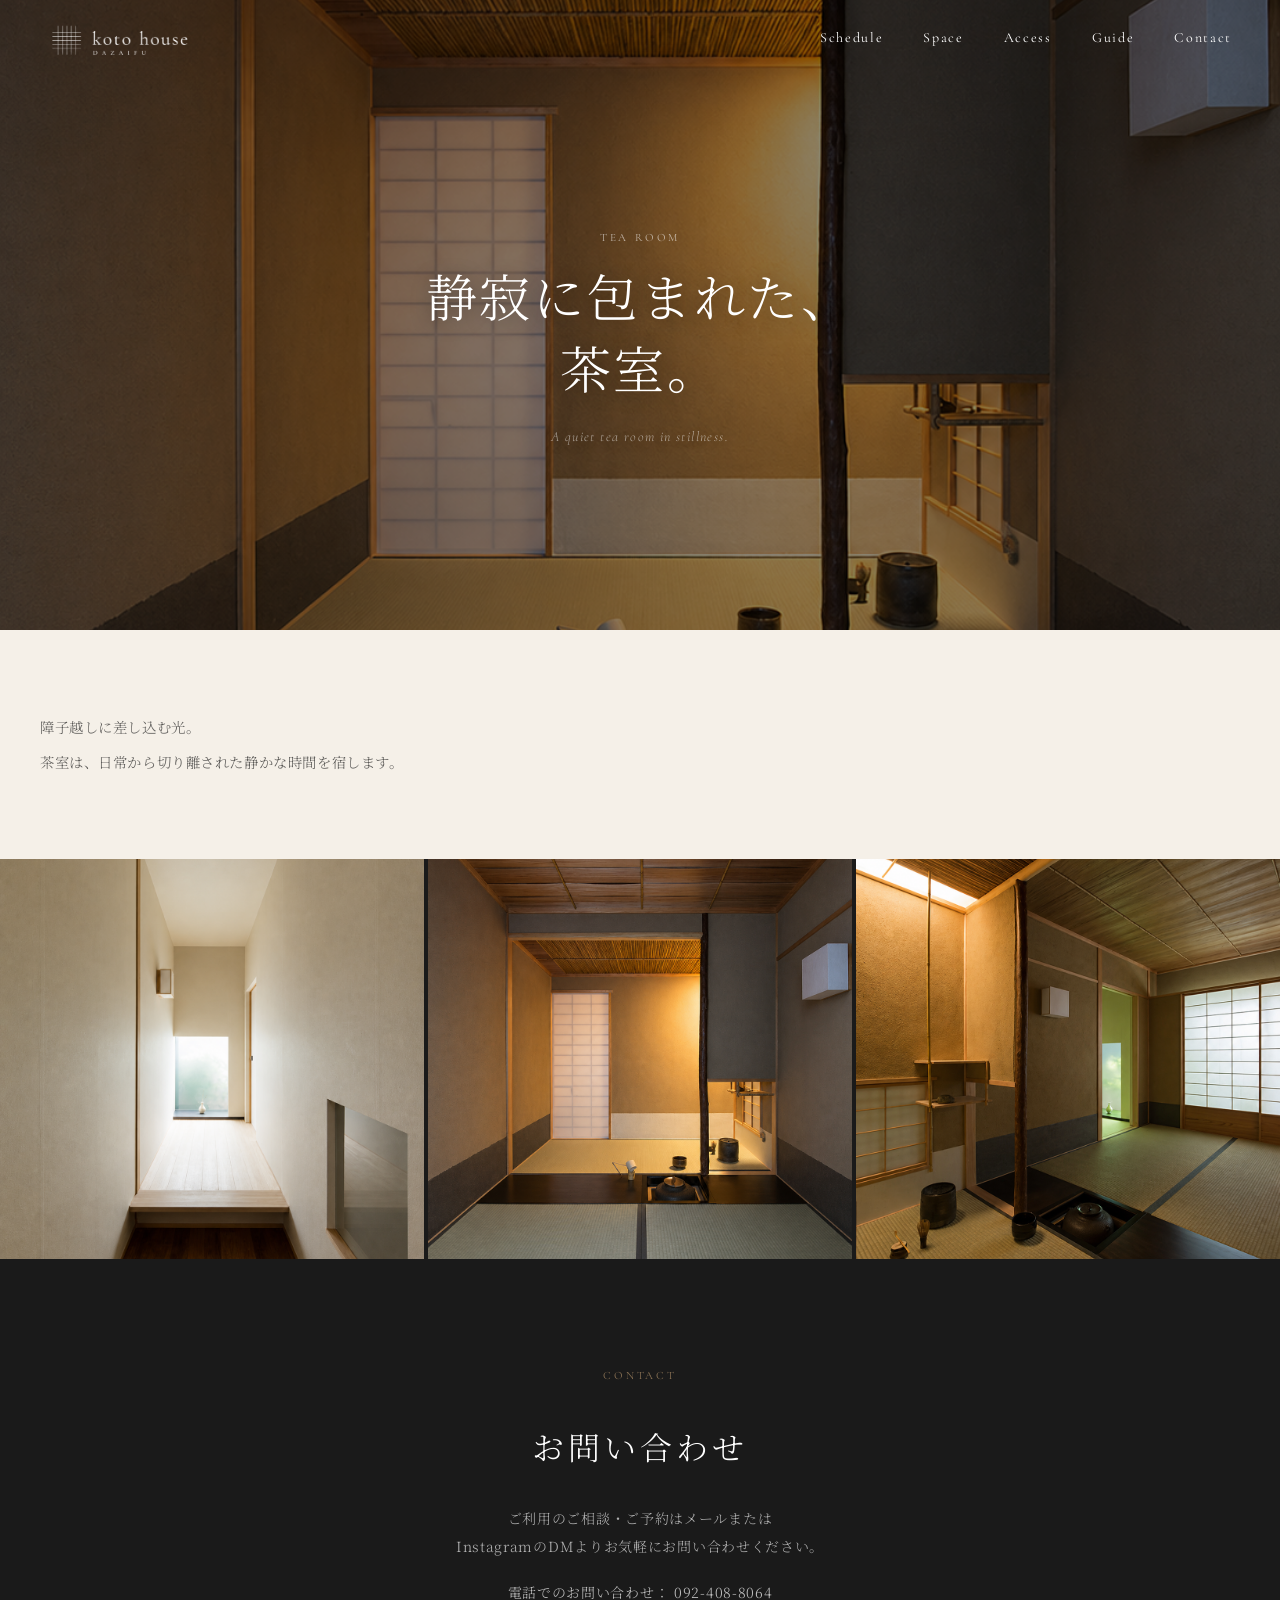
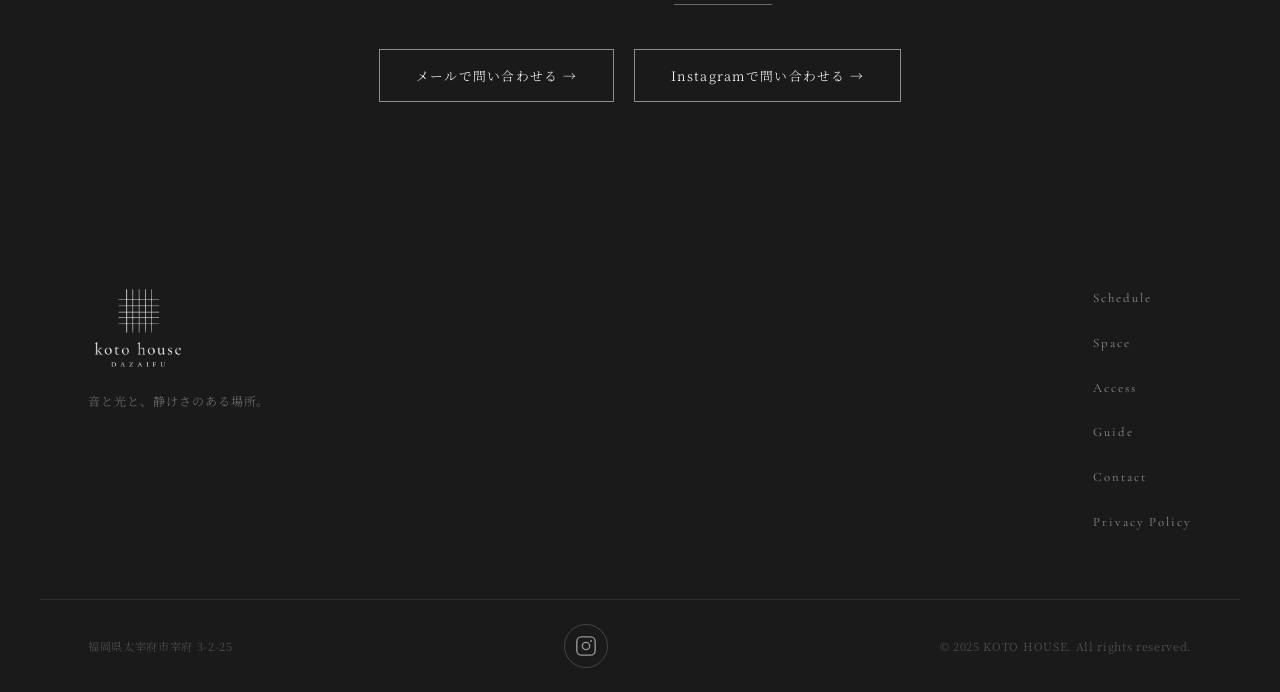
<file: deploy-pages/tea-room.html>
<!DOCTYPE html>
<html lang="ja">
<head>
  <meta charset="UTF-8">
  <meta name="viewport" content="width=device-width, initial-scale=1.0">
  <title>koto houseー九州の古都、 太宰府天満宮の傍らの ギャラリー&amp;コンサートホール</title>
  <meta name="description" content="九州の古都、太宰府天満宮の傍らのギャラリー&コンサートホール">
  <link rel="preconnect" href="https://fonts.googleapis.com">
  <link rel="preconnect" href="https://fonts.gstatic.com" crossorigin>
  <link href="https://fonts.googleapis.com/css2?family=Cormorant+Garamond:ital,wght@0,300;0,400;0,500;1,300;1,400&family=Noto+Serif+JP:wght@300;400;500&display=swap" rel="stylesheet">
  <link rel="icon" type="image/png" href="/assets/images/favicon.png?v=20260504">
  <link rel="apple-touch-icon" href="/assets/images/favicon.png?v=20260504">
  <link rel="stylesheet" href="assets/css/style.css">
  <!-- OGP -->
  <meta property="og:title" content="koto houseー九州の古都、 太宰府天満宮の傍らの ギャラリー&amp;コンサートホール">
  <meta property="og:description"
        content="九州の古都、太宰府天満宮の傍らのギャラリー&コンサートホール">
  <meta property="og:image"
        content="https://koto-house.pages.dev/assets/images/ogp.png?v=20260504">
  <meta property="og:image:secure_url"
        content="https://koto-house.pages.dev/assets/images/ogp.png?v=20260504">
  <meta property="og:image:type" content="image/png">
  <meta property="og:image:width" content="1200">
  <meta property="og:image:height" content="630">
  <meta property="og:url" content="https://koto-house.pages.dev/tea-room">
  <meta property="og:type" content="website">
  <meta property="og:site_name" content="KOTO HOUSE DAZAIFU">
  <meta name="twitter:card" content="summary_large_image">
  <meta name="twitter:title" content="koto houseー九州の古都、 太宰府天満宮の傍らの ギャラリー&amp;コンサートホール">
  <meta name="twitter:description" content="九州の古都、太宰府天満宮の傍らのギャラリー&コンサートホール">
  <meta name="twitter:image"
        content="https://koto-house.pages.dev/assets/images/ogp.png?v=20260504">
</head>
<body>

  <!-- ==================== NAVIGATION ==================== -->
  <header class="site-header" id="site-header">
    <nav class="nav-inner">
      <a href="index.html" class="nav-logo">
        <img src="assets/images/ui/logo-horizontal-white.png" alt="KOTO HOUSE" class="logo logo--white">
        <img src="assets/images/ui/logo-horizontal-black.png" alt="KOTO HOUSE" class="logo logo--black">
      </a>
      <ul class="nav-links">
        <li><a href="index.html#schedule">Schedule</a></li>
        <li><a href="index.html#tea-music">Space</a></li>
        <li><a href="index.html#access">Access</a></li>
        <li><a href="guide.html">Guide</a></li>
        <li><a href="/guide#contact">Contact</a></li>
      </ul>
      <button class="hamburger" id="hamburger" aria-label="メニューを開く" aria-expanded="false">
        <img src="assets/images/ui/icon-hamburger.png" alt="" class="hamburger__icon">
        <span class="hamburger__bar"></span>
        <span class="hamburger__bar"></span>
        <span class="hamburger__bar"></span>
      </button>
    </nav>
  </header>

  <!-- SP ドロワーメニュー -->
  <div class="drawer" id="drawer" aria-hidden="true">
    <div class="drawer__logo">
      <a href="index.html">
        <img src="assets/images/ui/logo-stacked-white.png" alt="KOTO HOUSE" class="drawer__logo-img">
      </a>
    </div>
    <button class="drawer__close" id="drawer-close" aria-label="メニューを閉じる">✕</button>
    <nav class="drawer__nav">
      <ul>
        <li><a href="index.html#schedule" class="drawer__link">Schedule</a></li>
        <li><a href="index.html#tea-music" class="drawer__link">Space</a></li>
        <li><a href="index.html#access" class="drawer__link">Access</a></li>
        <li><a href="guide.html" class="drawer__link">Guide</a></li>
        <li><a href="/guide#contact" class="drawer__link">Contact</a></li>
      </ul>
    </nav>
  </div>
  <div class="drawer-overlay" id="drawer-overlay"></div>

  <main>

    <!-- ==================== HERO ==================== -->
    <section class="hero hero--sub" id="hero">
      <div class="hero__bg">
        <img
          src="assets/images/tearoom-02.png"
          alt="Koto House 茶室"
          class="hero__img"
          loading="eager"
        >
        <div class="hero__overlay hero__overlay--solid"></div>
      </div>
      <div class="hero__content hero__content--center">
        <span class="section-label section-label--light">TEA ROOM</span>
        <h1 class="hero__heading">静寂に包まれた、<br>茶室。</h1>
        <p class="hero__sub">A quiet tea room in stillness.</p>
      </div>
    </section>

    <!-- ==================== DESCRIPTION ==================== -->
    <section class="tearoom-desc">
      <div class="tearoom-desc__inner fade-in">
        <p class="tearoom-desc__text">
          障子越しに差し込む光。<br>
          茶室は、日常から切り離された静かな時間を宿します。
        </p>
      </div>
    </section>

    <!-- ==================== PHOTO GALLERY ==================== -->
    <section class="tearoom-gallery">
      <div class="tearoom-gallery__grid">
        <div class="tearoom-gallery__item fade-in">
          <img
            src="assets/images/tearoom-01.png"
            alt="茶室 01"
            class="tearoom-gallery__img"
            loading="lazy"
          >
        </div>
        <div class="tearoom-gallery__item fade-in">
          <img
            src="assets/images/tearoom-02.png"
            alt="茶室 02"
            class="tearoom-gallery__img"
            loading="lazy"
          >
        </div>
        <div class="tearoom-gallery__item fade-in">
          <img
            src="assets/images/tearoom-03.png"
            alt="茶室 03"
            class="tearoom-gallery__img"
            loading="lazy"
          >
        </div>
      </div>
    </section>

    <!-- ==================== CONTACT ==================== -->
    <section class="guide-contact">
      <div class="container">
        <div class="guide-contact__inner fade-in">
          <span class="section-label section-label--accent">CONTACT</span>
          <h2 class="guide-contact__heading">お問い合わせ</h2>
          <p class="guide-contact__text">
            ご利用のご相談・ご予約はメールまたは<br>
            InstagramのDMよりお気軽にお問い合わせください。
          </p>
          <p class="guide-contact__phone">
            電話でのお問い合わせ：
            <a href="tel:092-408-8064"
               style="color: inherit;">
              092-408-8064
            </a>
          </p>
          <div class="guide-contact__btns">
            <a href="https://mail.google.com/mail/?view=cm&amp;fs=1&amp;to=kotohouse@joy.ocn.ne.jp&amp;su=KOTO%20HOUSE%E3%81%94%E5%88%A9%E7%94%A8%E3%81%AB%E3%81%A4%E3%81%84%E3%81%A6%E3%81%AE%E3%81%8A%E5%95%8F%E3%81%84%E5%90%88%E3%82%8F%E3%81%9B"
               target="_blank"
               rel="noopener noreferrer"
               class="guide-contact__btn">
              メールで問い合わせる →
            </a>
            <a href="https://www.instagram.com/kot_ohouse/"
               target="_blank"
               rel="noopener noreferrer"
               class="guide-contact__btn">
              Instagramで問い合わせる →
            </a>
          </div>
        </div>
      </div>
    </section>

  </main>

  <!-- ==================== FOOTER ==================== -->
  <footer class="site-footer">
    <div class="footer__inner">
      <div class="footer__brand">
        <a href="index.html">
          <img src="assets/images/ui/logo-stacked-white.png" alt="KOTO HOUSE" class="footer__logo">
        </a>
        <p class="footer__tagline">音と光と、静けさのある場所。</p>
      </div>
      <nav class="footer__nav">
        <ul>
          <li><a href="index.html#schedule">Schedule</a></li>
          <li><a href="index.html#tea-music">Space</a></li>
          <li><a href="index.html#access">Access</a></li>
          <li><a href="guide.html">Guide</a></li>
          <li><a href="/guide#contact">Contact</a></li>
          <li><a href="privacy.html">Privacy Policy</a></li>
        </ul>
      </nav>
    </div>
    <div class="footer__bottom">
      <p class="footer__address">福岡県太宰府市宰府 3-2-25</p>
      <a href="https://www.instagram.com/kot_ohouse/"
         target="_blank"
         rel="noopener noreferrer"
         class="footer__instagram"
         aria-label="Instagramを開く">
        <svg xmlns="http://www.w3.org/2000/svg"
             width="24" height="24" viewBox="0 0 24 24"
             fill="none" stroke="currentColor"
             stroke-width="1.5" stroke-linecap="round"
             stroke-linejoin="round">
          <rect x="2" y="2" width="20" height="20" rx="5" ry="5"/>
          <circle cx="12" cy="12" r="4"/>
          <circle cx="17.5" cy="6.5" r="1" fill="currentColor" stroke="none"/>
        </svg>
      </a>
      <p class="footer__copy">&copy; 2025 KOTO HOUSE. All rights reserved.</p>
    </div>
  </footer>

  <script src="assets/js/main.js"></script>
</body>
</html>
</file>
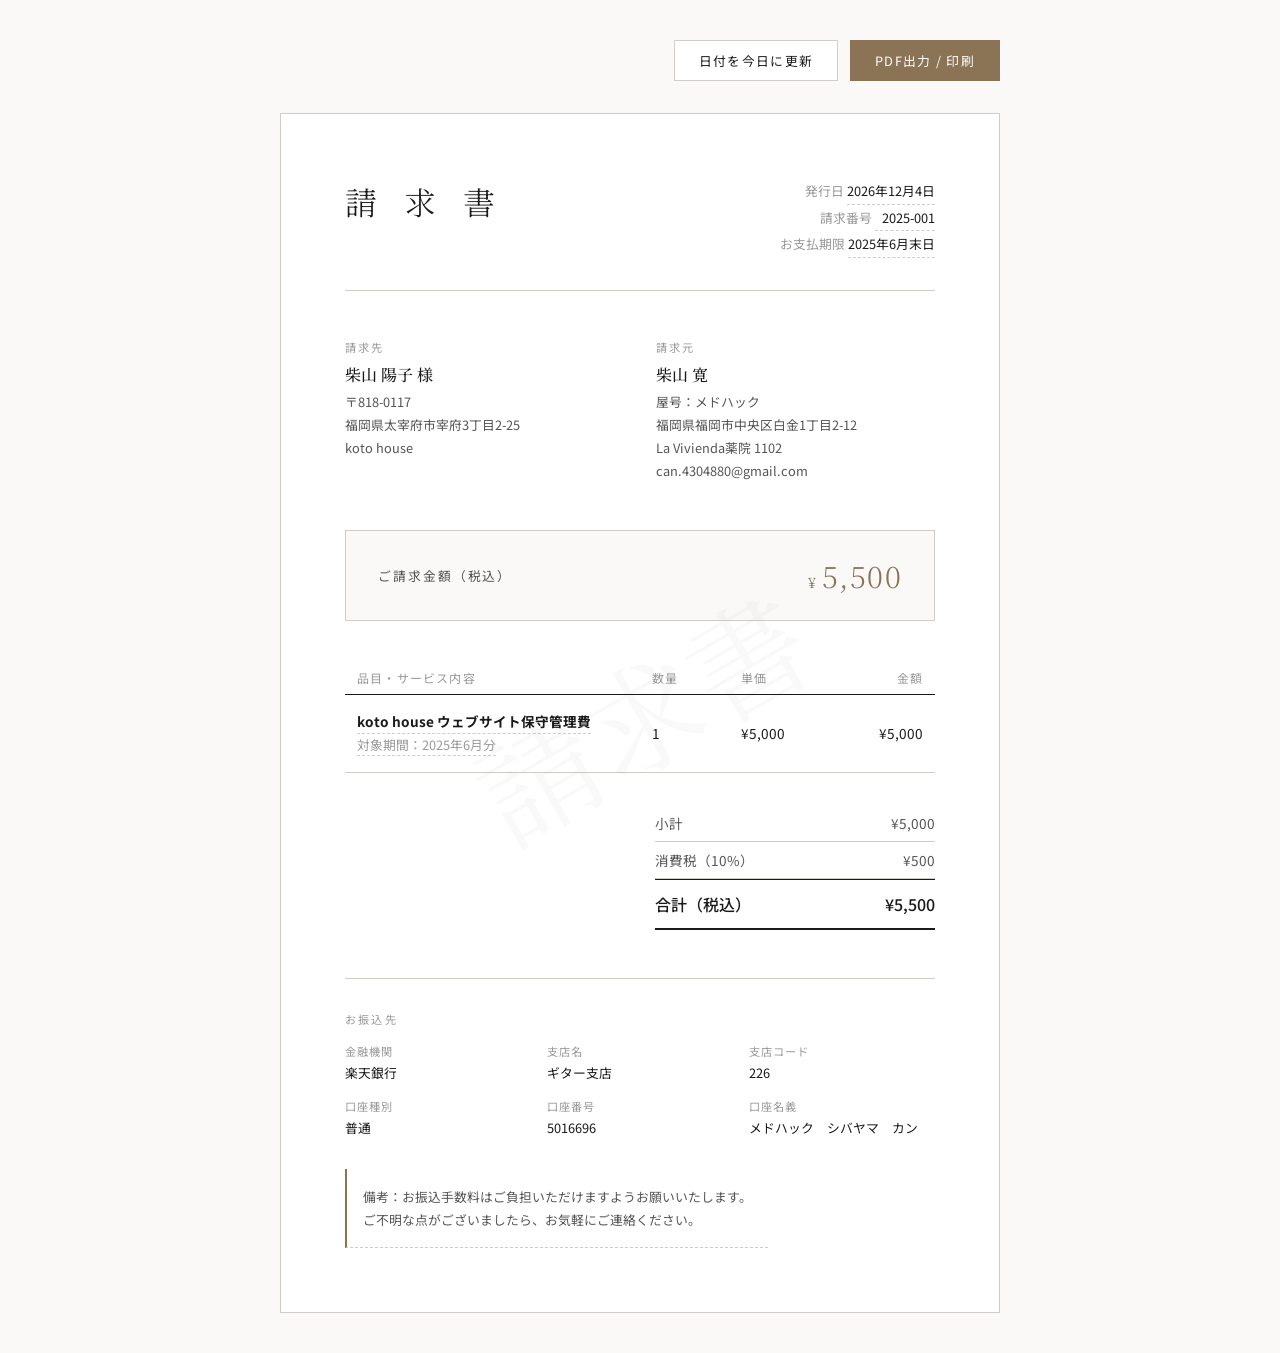
<file: 請求関連/請求書.html>
<!DOCTYPE html>
<html lang="ja">
<head>
<meta charset="UTF-8">
<meta name="viewport" content="width=device-width, initial-scale=1.0">
<title>請求書</title>
<style>
  @import url('https://fonts.googleapis.com/css2?family=Noto+Serif+JP:wght@300;400;500&family=Noto+Sans+JP:wght@300;400&display=swap');

  * { margin: 0; padding: 0; box-sizing: border-box; }

  :root {
    --ink: #1a1a1a;
    --ink-light: #555;
    --ink-faint: #999;
    --border: #d0ccc8;
    --accent: #8b7355;
    --bg: #faf9f7;
    --white: #ffffff;
  }

  body {
    font-family: 'Noto Serif JP', serif;
    background: var(--bg);
    color: var(--ink);
    min-height: 100vh;
    display: flex;
    flex-direction: column;
    align-items: center;
    padding: 40px 20px;
  }

  .controls {
    width: 100%;
    max-width: 720px;
    display: flex;
    gap: 12px;
    margin-bottom: 32px;
    justify-content: flex-end;
  }

  .btn {
    font-family: 'Noto Sans JP', sans-serif;
    font-size: 0.8rem;
    padding: 10px 24px;
    border: 1px solid var(--border);
    background: var(--white);
    color: var(--ink);
    cursor: pointer;
    letter-spacing: 0.1em;
    transition: all 0.2s;
  }

  .btn:hover { background: var(--ink); color: var(--white); }

  .btn-primary {
    background: var(--accent);
    color: var(--white);
    border-color: var(--accent);
  }

  .btn-primary:hover { background: #6d5a42; }

  .invoice {
    width: 100%;
    max-width: 720px;
    background: var(--white);
    padding: 64px;
    border: 1px solid var(--border);
    position: relative;
  }

  .invoice::before {
    content: '請求書';
    position: absolute;
    top: 50%;
    left: 50%;
    transform: translate(-50%, -50%) rotate(-30deg);
    font-size: 120px;
    color: rgba(0,0,0,0.025);
    font-family: 'Noto Serif JP', serif;
    pointer-events: none;
    white-space: nowrap;
  }

  .invoice-header {
    display: flex;
    justify-content: space-between;
    align-items: flex-start;
    margin-bottom: 48px;
    padding-bottom: 32px;
    border-bottom: 1px solid var(--border);
  }

  .invoice-title {
    font-size: 2rem;
    font-weight: 300;
    letter-spacing: 0.3em;
    color: var(--ink);
  }

  .invoice-meta {
    text-align: right;
    font-family: 'Noto Sans JP', sans-serif;
    font-size: 0.8rem;
    color: var(--ink-light);
    line-height: 2;
  }

  .invoice-meta span {
    display: inline-block;
    min-width: 80px;
    color: var(--ink-faint);
  }

  .invoice-meta strong {
    color: var(--ink);
    font-weight: 400;
  }

  .invoice-parties {
    display: grid;
    grid-template-columns: 1fr 1fr;
    gap: 32px;
    margin-bottom: 48px;
  }

  .party-label {
    font-family: 'Noto Sans JP', sans-serif;
    font-size: 0.7rem;
    letter-spacing: 0.2em;
    color: var(--ink-faint);
    margin-bottom: 8px;
  }

  .party-name {
    font-size: 1rem;
    font-weight: 500;
    margin-bottom: 4px;
    color: var(--ink);
  }

  .party-detail {
    font-family: 'Noto Sans JP', sans-serif;
    font-size: 0.8rem;
    color: var(--ink-light);
    line-height: 1.8;
  }

  .amount-summary {
    background: var(--bg);
    border: 1px solid var(--border);
    padding: 24px 32px;
    margin-bottom: 40px;
    display: flex;
    justify-content: space-between;
    align-items: center;
  }

  .amount-label {
    font-family: 'Noto Sans JP', sans-serif;
    font-size: 0.8rem;
    letter-spacing: 0.15em;
    color: var(--ink-light);
  }

  .amount-value {
    font-size: 1.8rem;
    font-weight: 300;
    letter-spacing: 0.05em;
    color: var(--accent);
  }

  .amount-value small {
    font-size: 0.9rem;
    margin-right: 4px;
  }

  table {
    width: 100%;
    border-collapse: collapse;
    margin-bottom: 32px;
    font-family: 'Noto Sans JP', sans-serif;
    font-size: 0.85rem;
  }

  thead tr { border-bottom: 1px solid var(--ink); }

  thead th {
    padding: 8px 12px;
    text-align: left;
    font-weight: 400;
    font-size: 0.75rem;
    letter-spacing: 0.1em;
    color: var(--ink-faint);
  }

  thead th:last-child { text-align: right; }

  tbody tr { border-bottom: 1px solid var(--border); }

  tbody td {
    padding: 16px 12px;
    color: var(--ink);
    line-height: 1.6;
  }

  tbody td:last-child { text-align: right; }

  .totals {
    margin-left: auto;
    width: 280px;
    font-family: 'Noto Sans JP', sans-serif;
    font-size: 0.85rem;
  }

  .totals-row {
    display: flex;
    justify-content: space-between;
    padding: 8px 0;
    border-bottom: 1px solid var(--border);
    color: var(--ink-light);
  }

  .totals-row.total {
    border-bottom: 2px solid var(--ink);
    border-top: 1px solid var(--ink);
    padding: 12px 0;
    color: var(--ink);
    font-weight: 500;
    font-size: 1rem;
  }

  .bank-section {
    margin-top: 48px;
    padding-top: 32px;
    border-top: 1px solid var(--border);
  }

  .bank-label {
    font-family: 'Noto Sans JP', sans-serif;
    font-size: 0.7rem;
    letter-spacing: 0.2em;
    color: var(--ink-faint);
    margin-bottom: 16px;
  }

  .bank-grid {
    display: grid;
    grid-template-columns: repeat(3, 1fr);
    gap: 16px;
    font-family: 'Noto Sans JP', sans-serif;
    font-size: 0.8rem;
  }

  .bank-item dt {
    color: var(--ink-faint);
    font-size: 0.7rem;
    margin-bottom: 4px;
    letter-spacing: 0.1em;
  }

  .bank-item dd { color: var(--ink); }

  .note-section {
    margin-top: 32px;
    padding: 16px;
    border-left: 2px solid var(--accent);
    font-family: 'Noto Sans JP', sans-serif;
    font-size: 0.8rem;
    color: var(--ink-light);
    line-height: 1.8;
  }

  [contenteditable="true"] {
    outline: none;
    border-bottom: 1px dashed var(--border);
    min-width: 60px;
    display: inline-block;
    transition: border-color 0.2s;
  }

  [contenteditable="true"]:focus {
    border-bottom-color: var(--accent);
    background: rgba(139, 115, 85, 0.05);
  }

  @media print {
    body { background: white; padding: 0; }
    .controls { display: none; }
    .invoice {
      border: none;
      padding: 40px;
      max-width: 100%;
    }
    [contenteditable="true"] { border-bottom: none; }
  }
</style>
</head>
<body>

<div class="controls">
  <button class="btn" onclick="resetDate()">日付を今日に更新</button>
  <button class="btn btn-primary" onclick="window.print()">PDF出力 / 印刷</button>
</div>

<div class="invoice">

  <div class="invoice-header">
    <div class="invoice-title">請 求 書</div>
    <div class="invoice-meta">
      <div><span>発行日</span> <strong id="issue-date" contenteditable="true"></strong></div>
      <div><span>請求番号</span> <strong contenteditable="true">2025-001</strong></div>
      <div><span>お支払期限</span> <strong contenteditable="true">2025年6月末日</strong></div>
    </div>
  </div>

  <div class="invoice-parties">
    <div class="party-to">
      <div class="party-label">請求先</div>
      <div class="party-name">柴山 陽子 様</div>
      <div class="party-detail">
        〒818-0117<br>
        福岡県太宰府市宰府3丁目2-25<br>
        koto house
      </div>
    </div>
    <div class="party-from">
      <div class="party-label">請求元</div>
      <div class="party-name">柴山 寛</div>
      <div class="party-detail">
        屋号：メドハック<br>
        福岡県福岡市中央区白金1丁目2-12<br>
        La Vivienda薬院 1102<br>
        can.4304880@gmail.com
      </div>
    </div>
  </div>

  <div class="amount-summary">
    <div class="amount-label">ご請求金額（税込）</div>
    <div class="amount-value"><small>¥</small>5,500</div>
  </div>

  <table>
    <thead>
      <tr>
        <th style="width:50%">品目・サービス内容</th>
        <th style="width:15%">数量</th>
        <th style="width:20%">単価</th>
        <th style="width:15%">金額</th>
      </tr>
    </thead>
    <tbody>
      <tr>
        <td>
          <strong contenteditable="true">koto house ウェブサイト保守管理費</strong><br>
          <span style="color:#999; font-size:0.8rem;" contenteditable="true">対象期間：2025年6月分</span>
        </td>
        <td>1</td>
        <td>¥5,000</td>
        <td>¥5,000</td>
      </tr>
    </tbody>
  </table>

  <div class="totals">
    <div class="totals-row">
      <span>小計</span>
      <span>¥5,000</span>
    </div>
    <div class="totals-row">
      <span>消費税（10%）</span>
      <span>¥500</span>
    </div>
    <div class="totals-row total">
      <span>合計（税込）</span>
      <span>¥5,500</span>
    </div>
  </div>

  <div class="bank-section">
    <div class="bank-label">お振込先</div>
    <div class="bank-grid">
      <dl class="bank-item">
        <dt>金融機関</dt>
        <dd>楽天銀行</dd>
      </dl>
      <dl class="bank-item">
        <dt>支店名</dt>
        <dd>ギター支店</dd>
      </dl>
      <dl class="bank-item">
        <dt>支店コード</dt>
        <dd>226</dd>
      </dl>
      <dl class="bank-item">
        <dt>口座種別</dt>
        <dd>普通</dd>
      </dl>
      <dl class="bank-item">
        <dt>口座番号</dt>
        <dd>5016696</dd>
      </dl>
      <dl class="bank-item">
        <dt>口座名義</dt>
        <dd>メドハック　シバヤマ　カン</dd>
      </dl>
    </div>
  </div>

  <div class="note-section" contenteditable="true">
    備考：お振込手数料はご負担いただけますようお願いいたします。<br>
    ご不明な点がございましたら、お気軽にご連絡ください。
  </div>

</div>

<script>
  function getToday() {
    const d = new Date();
    return `${d.getFullYear()}年${d.getMonth()+1}月${d.getDate()}日`;
  }

  function resetDate() {
    document.getElementById('issue-date').textContent = getToday();
  }

  document.getElementById('issue-date').textContent = getToday();
</script>

</body>
</html>
</file>
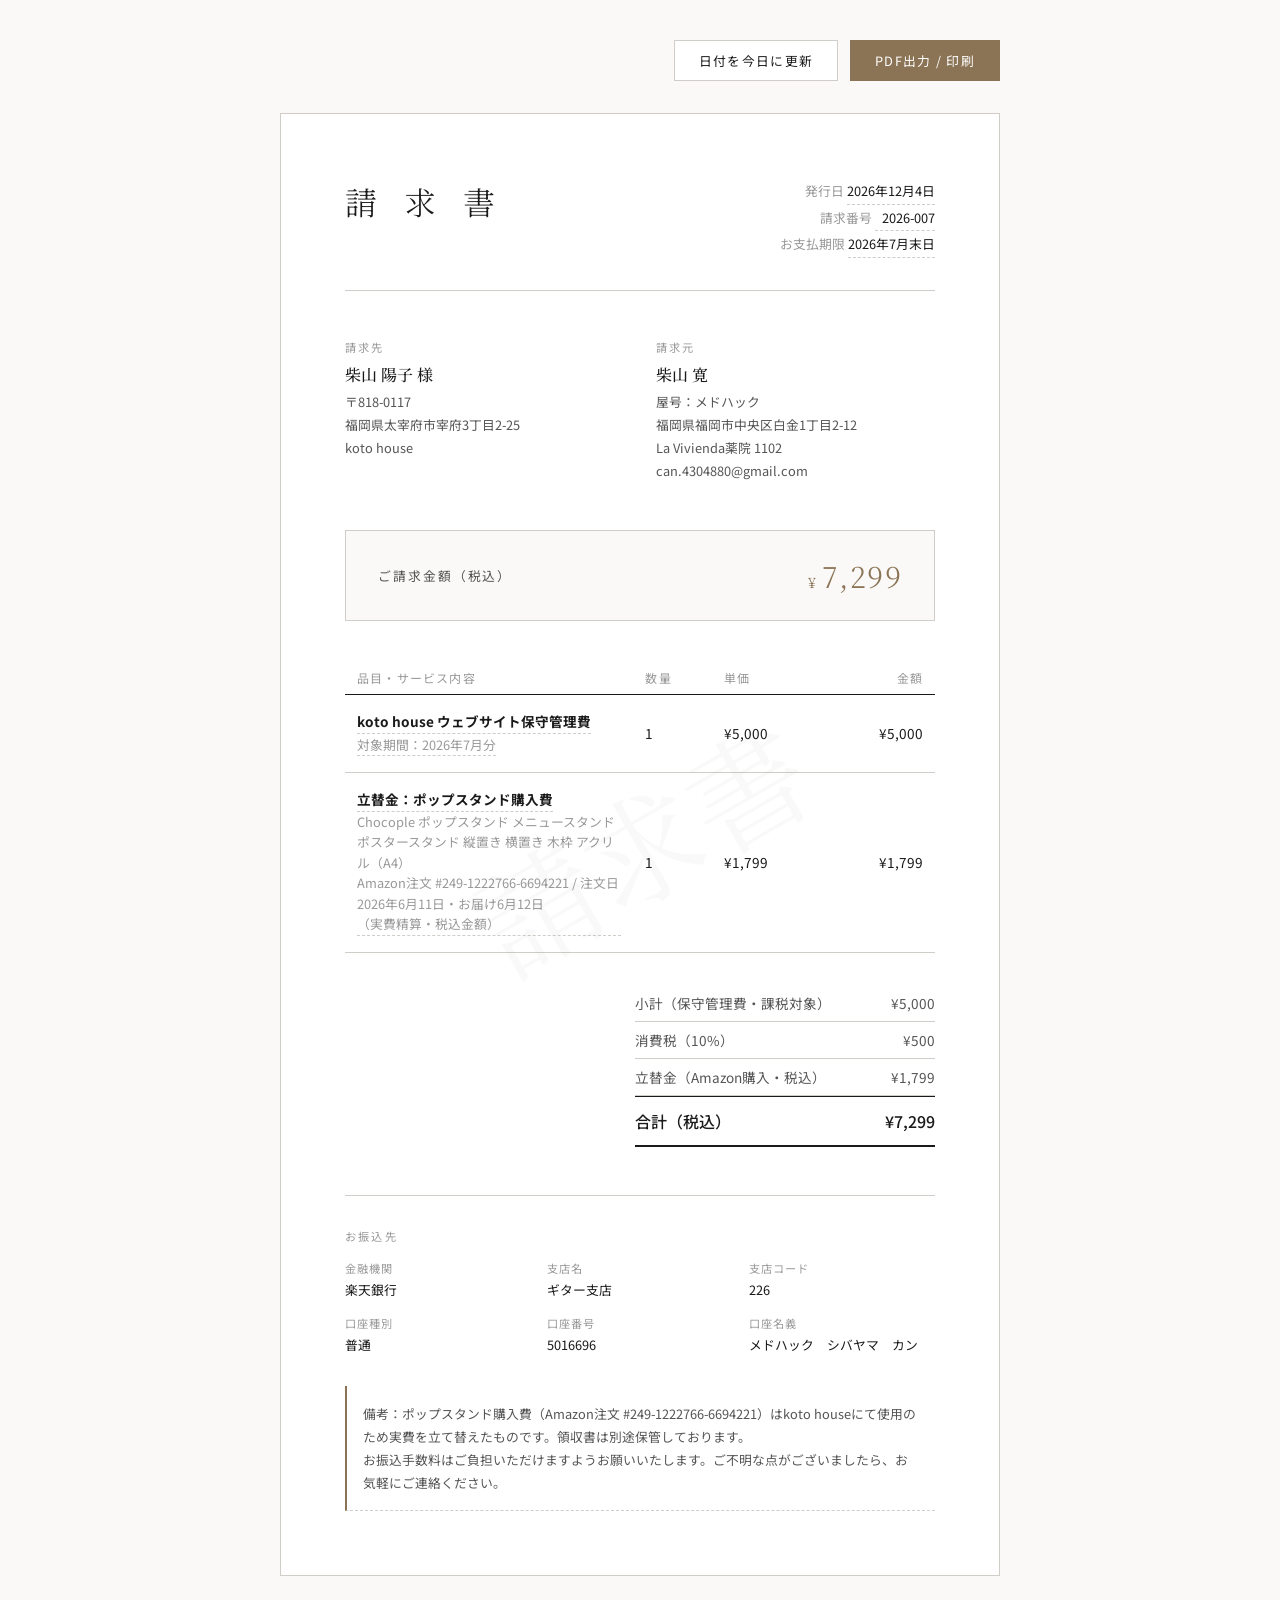
<file: 請求関連/請求書_7月.html>
<!DOCTYPE html>
<html lang="ja">
<head>
<meta charset="UTF-8">
<meta name="viewport" content="width=device-width, initial-scale=1.0">
<title>請求書</title>
<style>
  @import url('https://fonts.googleapis.com/css2?family=Noto+Serif+JP:wght@300;400;500&family=Noto+Sans+JP:wght@300;400&display=swap');

  * { margin: 0; padding: 0; box-sizing: border-box; }

  :root {
    --ink: #1a1a1a;
    --ink-light: #555;
    --ink-faint: #999;
    --border: #d0ccc8;
    --accent: #8b7355;
    --bg: #faf9f7;
    --white: #ffffff;
  }

  body {
    font-family: 'Noto Serif JP', serif;
    background: var(--bg);
    color: var(--ink);
    min-height: 100vh;
    display: flex;
    flex-direction: column;
    align-items: center;
    padding: 40px 20px;
  }

  .controls {
    width: 100%;
    max-width: 720px;
    display: flex;
    gap: 12px;
    margin-bottom: 32px;
    justify-content: flex-end;
  }

  .btn {
    font-family: 'Noto Sans JP', sans-serif;
    font-size: 0.8rem;
    padding: 10px 24px;
    border: 1px solid var(--border);
    background: var(--white);
    color: var(--ink);
    cursor: pointer;
    letter-spacing: 0.1em;
    transition: all 0.2s;
  }

  .btn:hover { background: var(--ink); color: var(--white); }

  .btn-primary {
    background: var(--accent);
    color: var(--white);
    border-color: var(--accent);
  }

  .btn-primary:hover { background: #6d5a42; }

  .invoice {
    width: 100%;
    max-width: 720px;
    background: var(--white);
    padding: 64px;
    border: 1px solid var(--border);
    position: relative;
  }

  .invoice::before {
    content: '請求書';
    position: absolute;
    top: 50%;
    left: 50%;
    transform: translate(-50%, -50%) rotate(-30deg);
    font-size: 120px;
    color: rgba(0,0,0,0.025);
    font-family: 'Noto Serif JP', serif;
    pointer-events: none;
    white-space: nowrap;
  }

  .invoice-header {
    display: flex;
    justify-content: space-between;
    align-items: flex-start;
    margin-bottom: 48px;
    padding-bottom: 32px;
    border-bottom: 1px solid var(--border);
  }

  .invoice-title {
    font-size: 2rem;
    font-weight: 300;
    letter-spacing: 0.3em;
    color: var(--ink);
  }

  .invoice-meta {
    text-align: right;
    font-family: 'Noto Sans JP', sans-serif;
    font-size: 0.8rem;
    color: var(--ink-light);
    line-height: 2;
  }

  .invoice-meta span {
    display: inline-block;
    min-width: 80px;
    color: var(--ink-faint);
  }

  .invoice-meta strong {
    color: var(--ink);
    font-weight: 400;
  }

  .invoice-parties {
    display: grid;
    grid-template-columns: 1fr 1fr;
    gap: 32px;
    margin-bottom: 48px;
  }

  .party-label {
    font-family: 'Noto Sans JP', sans-serif;
    font-size: 0.7rem;
    letter-spacing: 0.2em;
    color: var(--ink-faint);
    margin-bottom: 8px;
  }

  .party-name {
    font-size: 1rem;
    font-weight: 500;
    margin-bottom: 4px;
    color: var(--ink);
  }

  .party-detail {
    font-family: 'Noto Sans JP', sans-serif;
    font-size: 0.8rem;
    color: var(--ink-light);
    line-height: 1.8;
  }

  .amount-summary {
    background: var(--bg);
    border: 1px solid var(--border);
    padding: 24px 32px;
    margin-bottom: 40px;
    display: flex;
    justify-content: space-between;
    align-items: center;
  }

  .amount-label {
    font-family: 'Noto Sans JP', sans-serif;
    font-size: 0.8rem;
    letter-spacing: 0.15em;
    color: var(--ink-light);
  }

  .amount-value {
    font-size: 1.8rem;
    font-weight: 300;
    letter-spacing: 0.05em;
    color: var(--accent);
  }

  .amount-value small {
    font-size: 0.9rem;
    margin-right: 4px;
  }

  table {
    width: 100%;
    border-collapse: collapse;
    margin-bottom: 32px;
    font-family: 'Noto Sans JP', sans-serif;
    font-size: 0.85rem;
  }

  thead tr { border-bottom: 1px solid var(--ink); }

  thead th {
    padding: 8px 12px;
    text-align: left;
    font-weight: 400;
    font-size: 0.75rem;
    letter-spacing: 0.1em;
    color: var(--ink-faint);
  }

  thead th:last-child { text-align: right; }

  tbody tr { border-bottom: 1px solid var(--border); }

  tbody td {
    padding: 16px 12px;
    color: var(--ink);
    line-height: 1.6;
  }

  tbody td:last-child { text-align: right; }

  .totals {
    margin-left: auto;
    width: 300px;
    font-family: 'Noto Sans JP', sans-serif;
    font-size: 0.85rem;
  }

  .totals-row {
    display: flex;
    justify-content: space-between;
    padding: 8px 0;
    border-bottom: 1px solid var(--border);
    color: var(--ink-light);
  }

  .totals-row.total {
    border-bottom: 2px solid var(--ink);
    border-top: 1px solid var(--ink);
    padding: 12px 0;
    color: var(--ink);
    font-weight: 500;
    font-size: 1rem;
  }

  .bank-section {
    margin-top: 48px;
    padding-top: 32px;
    border-top: 1px solid var(--border);
  }

  .bank-label {
    font-family: 'Noto Sans JP', sans-serif;
    font-size: 0.7rem;
    letter-spacing: 0.2em;
    color: var(--ink-faint);
    margin-bottom: 16px;
  }

  .bank-grid {
    display: grid;
    grid-template-columns: repeat(3, 1fr);
    gap: 16px;
    font-family: 'Noto Sans JP', sans-serif;
    font-size: 0.8rem;
  }

  .bank-item dt {
    color: var(--ink-faint);
    font-size: 0.7rem;
    margin-bottom: 4px;
    letter-spacing: 0.1em;
  }

  .bank-item dd { color: var(--ink); }

  .note-section {
    margin-top: 32px;
    padding: 16px;
    border-left: 2px solid var(--accent);
    font-family: 'Noto Sans JP', sans-serif;
    font-size: 0.8rem;
    color: var(--ink-light);
    line-height: 1.8;
  }

  [contenteditable="true"] {
    outline: none;
    border-bottom: 1px dashed var(--border);
    min-width: 60px;
    display: inline-block;
    transition: border-color 0.2s;
  }

  [contenteditable="true"]:focus {
    border-bottom-color: var(--accent);
    background: rgba(139, 115, 85, 0.05);
  }

  @media print {
    body { background: white; padding: 0; }
    .controls { display: none; }
    .invoice {
      border: none;
      padding: 40px;
      max-width: 100%;
    }
    [contenteditable="true"] { border-bottom: none; }
  }
</style>
</head>
<body>

<div class="controls">
  <button class="btn" onclick="resetDate()">日付を今日に更新</button>
  <button class="btn btn-primary" onclick="window.print()">PDF出力 / 印刷</button>
</div>

<div class="invoice">

  <div class="invoice-header">
    <div class="invoice-title">請 求 書</div>
    <div class="invoice-meta">
      <div><span>発行日</span> <strong id="issue-date" contenteditable="true"></strong></div>
      <div><span>請求番号</span> <strong contenteditable="true">2026-007</strong></div>
      <div><span>お支払期限</span> <strong contenteditable="true">2026年7月末日</strong></div>
    </div>
  </div>

  <div class="invoice-parties">
    <div class="party-to">
      <div class="party-label">請求先</div>
      <div class="party-name">柴山 陽子 様</div>
      <div class="party-detail">
        〒818-0117<br>
        福岡県太宰府市宰府3丁目2-25<br>
        koto house
      </div>
    </div>
    <div class="party-from">
      <div class="party-label">請求元</div>
      <div class="party-name">柴山 寛</div>
      <div class="party-detail">
        屋号：メドハック<br>
        福岡県福岡市中央区白金1丁目2-12<br>
        La Vivienda薬院 1102<br>
        can.4304880@gmail.com
      </div>
    </div>
  </div>

  <div class="amount-summary">
    <div class="amount-label">ご請求金額（税込）</div>
    <div class="amount-value"><small>¥</small>7,299</div>
  </div>

  <table>
    <thead>
      <tr>
        <th style="width:44%">品目・サービス内容</th>
        <th style="width:12%">数量</th>
        <th style="width:19%">単価</th>
        <th style="width:15%">金額</th>
      </tr>
    </thead>
    <tbody>
      <tr>
        <td>
          <strong contenteditable="true">koto house ウェブサイト保守管理費</strong><br>
          <span style="color:#999; font-size:0.8rem;" contenteditable="true">対象期間：2026年7月分</span>
        </td>
        <td>1</td>
        <td>¥5,000</td>
        <td>¥5,000</td>
      </tr>
      <tr>
        <td>
          <strong contenteditable="true">立替金：ポップスタンド購入費</strong><br>
          <span style="color:#999; font-size:0.8rem;" contenteditable="true">Chocople ポップスタンド メニュースタンド ポスタースタンド 縦置き 横置き 木枠 アクリル（A4）<br>Amazon注文 #249-1222766-6694221 / 注文日2026年6月11日・お届け6月12日<br>（実費精算・税込金額）</span>
        </td>
        <td>1</td>
        <td>¥1,799</td>
        <td>¥1,799</td>
      </tr>
    </tbody>
  </table>

  <div class="totals">
    <div class="totals-row">
      <span>小計（保守管理費・課税対象）</span>
      <span>¥5,000</span>
    </div>
    <div class="totals-row">
      <span>消費税（10%）</span>
      <span>¥500</span>
    </div>
    <div class="totals-row">
      <span>立替金（Amazon購入・税込）</span>
      <span>¥1,799</span>
    </div>
    <div class="totals-row total">
      <span>合計（税込）</span>
      <span>¥7,299</span>
    </div>
  </div>

  <div class="bank-section">
    <div class="bank-label">お振込先</div>
    <div class="bank-grid">
      <dl class="bank-item">
        <dt>金融機関</dt>
        <dd>楽天銀行</dd>
      </dl>
      <dl class="bank-item">
        <dt>支店名</dt>
        <dd>ギター支店</dd>
      </dl>
      <dl class="bank-item">
        <dt>支店コード</dt>
        <dd>226</dd>
      </dl>
      <dl class="bank-item">
        <dt>口座種別</dt>
        <dd>普通</dd>
      </dl>
      <dl class="bank-item">
        <dt>口座番号</dt>
        <dd>5016696</dd>
      </dl>
      <dl class="bank-item">
        <dt>口座名義</dt>
        <dd>メドハック　シバヤマ　カン</dd>
      </dl>
    </div>
  </div>

  <div class="note-section" contenteditable="true">
    備考：ポップスタンド購入費（Amazon注文 #249-1222766-6694221）はkoto houseにて使用のため実費を立て替えたものです。領収書は別途保管しております。<br>
    お振込手数料はご負担いただけますようお願いいたします。ご不明な点がございましたら、お気軽にご連絡ください。
  </div>

</div>

<script>
  function getToday() {
    const d = new Date();
    return `${d.getFullYear()}年${d.getMonth()+1}月${d.getDate()}日`;
  }

  function resetDate() {
    document.getElementById('issue-date').textContent = getToday();
  }

  document.getElementById('issue-date').textContent = getToday();
</script>

</body>
</html>
</file>
<file: assets/css/style.css>
/* ============================================================
   KOTO HOUSE — style.css
   ============================================================ */

/* ---------- Custom Properties ---------- */
:root {
  --color-dark: #1a1a1a;
  --color-bg: #f5f0e8;
  --color-accent: #8b7355;
  --color-white: #ffffff;
  --color-mid: #555555;
  --color-border: rgba(139, 115, 85, 0.32);

  --font-jp: 'Noto Serif JP', serif;
  --font-en: 'Cormorant Garamond', serif;

  --nav-h: 72px;
  --transition: 0.4s ease;
  --ease-out: cubic-bezier(0.22, 1, 0.36, 1);
}

/* ---------- Reset ---------- */
*, *::before, *::after {
  box-sizing: border-box;
  margin: 0;
  padding: 0;
}

html {
  scroll-behavior: smooth;
  font-size: 16px;
  overflow-x: hidden;
}

body {
  font-family: var(--font-jp);
  background: var(--color-bg);
  color: var(--color-dark);
  line-height: 1.8;
  overflow-x: hidden;
}

img {
  max-width: 100%;
  height: auto;
  display: block;
}

ul {
  list-style: none;
}

a {
  text-decoration: none;
  color: inherit;
}

/* ---------- Horizontal overflow guard ---------- */
main > section {
  max-width: 100%;
  overflow-x: hidden;
}

/* ---------- Container ---------- */
.container {
  max-width: 1200px;
  margin: 0 auto;
  padding: 0 48px;
}

@media (max-width: 768px) {
  .container { padding: 0 24px; }
}

/* ============================================================
   NAVIGATION
   ============================================================ */
.site-header {
  position: fixed;
  top: 0;
  left: 0;
  right: 0;
  z-index: 1000;
  height: var(--nav-h);
  transition: background var(--transition), box-shadow var(--transition);
}

.site-header.scrolled {
  background: rgba(255, 255, 255, 0.95);
  backdrop-filter: blur(8px);
  box-shadow: 0 1px 0 rgba(0,0,0,0.08);
}

.site-header.scrolled .logo--white    { display: none; }
.site-header.scrolled .logo--black    { display: block; }
.site-header.scrolled .nav-links a    { color: var(--color-dark); }
.site-header.scrolled .hamburger__bar { background: var(--color-dark); }

.nav-inner {
  max-width: 1440px;
  margin: 0 auto;
  padding: 0 48px;
  height: 100%;
  display: flex;
  align-items: center;
  justify-content: space-between;
}

.nav-logo {
  display: flex;
  align-items: center;
  border: none;
  outline: none;
}

.nav-logo,
.nav-logo img,
.logo,
.footer__logo {
  border: none !important;
  outline: none !important;
  box-shadow: none !important;
  text-decoration: none !important;
}

.logo {
  width: 180px;
  height: auto;
}

.logo--black { display: none; }
.logo--white { display: block; }

.nav-links {
  display: flex;
  gap: 40px;
}

.nav-links a {
  font-family: var(--font-en);
  font-size: 0.875rem;
  font-weight: 400;
  letter-spacing: 0.12em;
  color: var(--color-white);
  transition: opacity var(--transition);
}

.nav-links a:hover { opacity: 0.6; }

.hamburger {
  display: none;
  flex-direction: column;
  gap: 5px;
  background: none;
  border: none;
  cursor: pointer;
  padding: 8px;
}

.hamburger__icon { display: none; }

.hamburger__bar {
  display: block;
  width: 24px;
  height: 1.5px;
  background: var(--color-white);
  transition: transform 0.3s, opacity 0.3s;
}

@media (max-width: 768px) {
  .nav-links { display: none; }
  .hamburger  { display: flex; }

  /* SP ナビ内パディング（ロゴ位置調整） */
  .nav-inner {
    padding: 16px 20px;
    height: auto;
  }

  /* SP ロゴサイズ */
  .logo { width: 160px; }

  /* scrolled前: 透明ヘッダー・白ロゴ・白バー */
  .site-header:not(.scrolled) {
    background: transparent;
    box-shadow: none;
  }
  .site-header:not(.scrolled) .logo--white { display: block; }
  .site-header:not(.scrolled) .logo--black { display: none;  }

  /* scrolled後: ロゴ非表示・ヘッダー透明・pointer-events無効 */
  .site-header.scrolled {
    background: transparent !important;
    box-shadow: none !important;
    backdrop-filter: none !important;
    pointer-events: none;
  }
  .site-header.scrolled .nav-logo { display: none; }

  /* ハンバーガー: スクロール位置に関わらず常に右上固定 */
  .hamburger {
    position: fixed;
    top: 20px;
    right: 22px;
    z-index: 1001;
    pointer-events: auto;
    padding: 0;
    gap: 6px;
    border-radius: 50%;
    transition: background 0.3s, padding 0.3s;
  }
  .hamburger__bar {
    width: 21px;
    height: 1px;
  }

  /* scrolled後: 白円形背景・黒バー */
  .hamburger.has-bg {
    background: rgba(255,255,255,0.86);
    padding: 8px;
  }
  .hamburger.has-bg .hamburger__bar {
    background: var(--color-dark);
  }
}

/* ============================================================
   DRAWER (SP)
   ============================================================ */
.drawer {
  position: fixed;
  top: 0;
  right: -100%;
  width: 280px;
  height: 100%;
  background: var(--color-dark);
  z-index: 200;
  transition: right 0.4s var(--ease-out);
  display: flex;
  flex-direction: column;
  padding: 80px 40px;
}

.drawer.is-open {
  right: 0;
}

.drawer__close {
  position: absolute;
  top: 24px;
  right: 24px;
  background: none;
  border: none;
  color: var(--color-white);
  font-size: 1.25rem;
  cursor: pointer;
  opacity: 0.7;
  transition: opacity 0.2s;
}

.drawer__close:hover { opacity: 1; }

.drawer__logo { display: none; }

.drawer__nav ul {
  display: flex;
  flex-direction: column;
  gap: 32px;
}

.drawer__link {
  font-family: var(--font-en);
  font-size: 1.25rem;
  letter-spacing: 0.12em;
  color: var(--color-white);
  transition: opacity 0.2s;
}

.drawer__link:hover { opacity: 0.6; }

.drawer-overlay {
  position: fixed;
  inset: 0;
  background: rgba(0,0,0,0.5);
  z-index: 150;
  opacity: 0;
  pointer-events: none;
  transition: opacity 0.4s;
}

.drawer-overlay.is-active {
  opacity: 1;
  pointer-events: auto;
}

/* SP: ドロワーを全画面オーバーレイに変更 */
@media (max-width: 768px) {
  .drawer {
    top: 0;
    right: 0;
    bottom: 0;
    left: 0;
    width: 100%;
    height: 100%;
    background: rgba(26,26,26,0.95);
    padding: 0;
    display: flex;
    flex-direction: column;
    align-items: center;
    justify-content: center;
    gap: 48px;
    z-index: 1200;
    transform: translateY(-100%);
    transition: transform 0.4s var(--ease-out);
  }
  .drawer.is-open {
    right: 0;
    transform: translateY(0);
  }
  .drawer__logo {
    display: block;
    text-align: center;
  }
  .drawer__logo-img {
    width: 90px;
    height: auto;
    opacity: 0.9;
  }
  .drawer__nav ul {
    text-align: center;
    gap: 40px;
  }
  .drawer__link {
    font-family: var(--font-en);
    font-size: 2rem;
    letter-spacing: 0.1em;
    color: var(--color-white);
  }
  .drawer__close {
    top: 20px;
    right: 24px;
    font-size: 1.5rem;
    opacity: 0.8;
  }
  .drawer-overlay { display: none; }
}

/* ============================================================
   SECTION COMMON
   ============================================================ */
.section-header {
  text-align: center;
  padding-bottom: 56px;
}

.section-label {
  display: inline-block;
  font-family: var(--font-en);
  font-size: 0.7rem;
  letter-spacing: 0.25em;
  color: var(--color-accent);
  margin-bottom: 12px;
}

.section-label--dark   { color: var(--color-dark); }
.section-label--light  { color: rgba(255,255,255,0.6); }
.section-label--accent { color: var(--color-accent); }

.section-title {
  font-family: var(--font-jp);
  font-size: 1.75rem;
  font-weight: 300;
  letter-spacing: 0.08em;
  margin-bottom: 24px;
}

.section-label-img,
.divider-img {
  display: block;
  margin: 0 auto 16px;
  height: 16px;
  width: auto;
  opacity: 0.4;
}

/* ============================================================
   HERO
   ============================================================ */
.hero {
  position: relative;
  height: 100vh;
  min-height: 600px;
  display: flex;
  align-items: flex-end;
  overflow: hidden;
  padding-top: 80px;
}

.hero__bg {
  position: absolute;
  inset: 0;
  pointer-events: none;
}

.hero__img {
  width: 100%;
  height: 100%;
  object-fit: cover;
  object-position: center;
}

.hero__overlay {
  position: absolute;
  inset: 0;
  pointer-events: none;
  background: linear-gradient(
    to top,
    rgba(0, 0, 0, 0.55) 0%,
    rgba(0, 0, 0, 0.35) 50%,
    rgba(0, 0, 0, 0.15) 100%
  );
}

.hero__content {
  position: relative;
  z-index: 2;
  padding: 0 64px 96px;
  max-width: 800px;
}

.hero__eyebrow {
  margin-bottom: 20px;
}

.en-sm {
  font-family: var(--font-en);
  font-size: 0.75rem;
  letter-spacing: 0.3em;
  color: rgba(255,255,255,0.55);
}

.hero__heading {
  font-family: var(--font-jp);
  font-size: clamp(2rem, 3.4vw, 3.4rem);
  font-weight: 300;
  color: var(--color-white);
  line-height: 1.4;
  letter-spacing: 0.05em;
  margin-bottom: 20px;
  text-shadow: 0 2px 20px rgba(0,0,0,0.4);
  max-width: 980px;
}

.hero__heading-line {
  display: inline-block;
  max-width: 100%;
}

.hero__sub {
  font-family: var(--font-en);
  font-size: 0.875rem;
  font-weight: 300;
  font-style: italic;
  color: rgba(255,255,255,0.55);
  letter-spacing: 0.1em;
  margin-bottom: 40px;
  text-shadow: 0 2px 20px rgba(0,0,0,0.4);
}

.hero__cta {
  display: inline-flex;
  align-items: center;
  justify-content: center;
  gap: 8px;
  width: auto;
  min-width: 200px;
  border: 1px solid rgba(255,255,255,0.4);
  padding: 14px 40px;
  color: var(--color-white);
  font-family: var(--font-jp);
  font-size: 0.8rem;
  font-weight: 300;
  letter-spacing: 0.12em;
  transition: background var(--transition), border-color var(--transition);
}

.hero__cta:hover {
  background: rgba(255,255,255,0.12);
  border-color: rgba(255,255,255,0.7);
}

.hero__cta-img { display: none; }

.hero__cta-arrow {
  height: 12px;
  width: auto;
  opacity: 0.7;
  filter: invert(1);
}

.hero__scroll {
  position: absolute;
  bottom: 40px;
  right: 48px;
  display: flex;
  flex-direction: column;
  align-items: center;
  gap: 8px;
  z-index: 2;
}

.scroll-indicator__img {
  height: 40px;
  width: auto;
  opacity: 0.5;
  animation: scrollPulse 2.4s ease-in-out infinite;
}

.hero__scroll-text {
  font-family: var(--font-en);
  font-size: 0.6rem;
  letter-spacing: 0.3em;
  color: rgba(255,255,255,0.9);
  writing-mode: vertical-rl;
}

.hero__scroll-arrow {
  display: block;
  width: 8px;
  height: 8px;
  border-right: 1px solid rgba(255,255,255,0.9);
  border-bottom: 1px solid rgba(255,255,255,0.9);
  margin-top: 8px;
  animation: bounce 1.5s infinite;
}

@keyframes bounce {
  0%, 100% { transform: rotate(45deg) translateY(0); }
  50%       { transform: rotate(45deg) translateY(6px); }
}

@keyframes scrollPulse {
  0%, 100% { opacity: 0.3; transform: translateY(0); }
  50% { opacity: 0.6; transform: translateY(6px); }
}

@media (max-width: 768px) {
  .hero__content { padding: 0 24px 80px; }
  .hero__heading { font-size: clamp(1.35rem, 6.5vw, 2.1rem); line-height: 1.55; }
  .hero__scroll { right: 24px; bottom: 24px; }
}

/* ============================================================
   SCHEDULE
   ============================================================ */
.schedule { 
  background: var(--color-bg);
  padding: 120px 0;
}

.schedule__past-link {
  display: flex;
  justify-content: flex-end;
  margin-top: 42px;
}

.schedule__past-btn {
  display: inline-block;
  padding: 0.6rem 2rem;
  border: 1px solid var(--color-border, rgba(139,115,85,0.32));
  color: var(--color-text, #2a2a2a);
  font-family: var(--font-jp, 'Noto Serif JP', serif);
  font-size: 0.8rem;
  font-weight: 300;
  letter-spacing: 0.15em;
  text-decoration: none;
  transition: background 0.2s, color 0.2s;
}

.schedule__past-btn:hover {
  background: var(--color-accent, #8b7355);
  color: #fff;
  border-color: var(--color-accent, #8b7355);
}

.schedule-list {
  display: flex;
  flex-direction: column;
  gap: 0;
  margin-bottom: 56px;
}

.schedule-item {
  display: grid;
  grid-template-columns: 140px 100px 1fr auto;
  align-items: center;
  gap: 32px;
  padding: 28px 0;
  border-top: 1px solid rgba(26,26,26,0.12);
  transition: background var(--transition);
  cursor: pointer;
}

.schedule-item:last-child {
  border-bottom: 1px solid rgba(26,26,26,0.12);
}

.schedule-item:hover {
  background: rgba(139,115,85,0.04);
}

.schedule-date {
  display: flex;
  flex-direction: column;
}

.schedule-date__block {
  display: flex;
  align-items: baseline;
  gap: 8px;
}

.date-num {
  font-family: var(--font-en);
  font-size: 1.75rem;
  font-weight: 300;
  color: var(--color-dark);
  line-height: 1;
}

.date-day {
  font-family: var(--font-en);
  font-size: 0.65rem;
  letter-spacing: 0.2em;
  color: var(--color-accent);
  font-weight: 400;
}

.date-month-year {
  font-family: var(--font-en);
  font-size: 0.65rem;
  letter-spacing: 0.15em;
  color: rgba(26,26,26,0.4);
  margin-top: 4px;
}

.schedule-badge {
  display: flex;
  align-items: center;
}

.badge {
  display: inline-flex;
  align-items: center;
  justify-content: center;
  padding: 4px 14px;
  font-family: var(--font-jp);
  font-size: 0.65rem;
  font-weight: 400;
  letter-spacing: 0.08em;
  border: 1px solid;
}

.badge--concert {
  color: var(--color-accent);
  border-color: var(--color-accent);
}

.badge--exhibition {
  color: var(--color-dark);
  border-color: rgba(26,26,26,0.35);
}

.badge--soldout {
  background: var(--color-text, #2a2a2a);
  color: #fff;
  font-family: var(--font-jp, 'Noto Serif JP', serif);
  font-size: 0.7rem;
  letter-spacing: 0.1em;
  padding: 0.2rem 0.6rem;
}

.event-card__mail--soldout {
  color: var(--color-text-muted, #999);
  font-size: 0.85rem;
  cursor: default;
  text-decoration: none;
  pointer-events: none;
}

.schedule-info {
  display: flex;
  flex-direction: column;
  gap: 6px;
}

.schedule-info__title {
  font-family: var(--font-jp);
  font-size: 1rem;
  font-weight: 400;
  letter-spacing: 0.05em;
  color: var(--color-dark);
}

.schedule-info__time {
  font-family: var(--font-jp);
  font-size: 0.75rem;
  font-weight: 300;
  color: rgba(26,26,26,0.5);
  letter-spacing: 0.03em;
}

.schedule-arrow {
  height: 14px;
  width: auto;
  opacity: 0.3;
  transition: opacity var(--transition), transform var(--transition);
}

.schedule-item:hover .schedule-arrow {
  opacity: 0.7;
  transform: translateX(4px);
}

.schedule-more {
  text-align: center;
}

.link-schedule,
.link-detail {
  display: inline-flex;
  align-items: center;
  gap: 10px;
  font-family: var(--font-jp);
  font-size: 0.8rem;
  font-weight: 300;
  letter-spacing: 0.1em;
  color: var(--color-accent);
  border-bottom: 1px solid var(--color-accent);
  padding-bottom: 4px;
  transition: opacity var(--transition);
}

.link-schedule:hover,
.link-detail:hover { opacity: 0.6; }

.link-img { display: none; }

.arrow-sm {
  height: 10px;
  width: auto;
  opacity: 0.6;
}

@media (max-width: 900px) {
  .schedule-item {
    grid-template-columns: 100px 80px 1fr;
    gap: 20px;
  }
  .schedule-arrow { display: none; }
}

@media (max-width: 768px) {
  .schedule { padding: 80px 0; }
  .schedule-item {
    grid-template-columns: 1fr;
    gap: 8px;
    padding: 16px 0;
  }
  .schedule-date__block { align-items: center; }
  .date-num { font-size: 1.25rem; }

  /* SP toggle: 3件目以降は初期非表示 */
  .schedule-item--extra { display: none; }
  .schedule-list.is-expanded .schedule-item--extra { display: grid; }
}

/* ============================================================
   EVENT CARD
   ============================================================ */
.event-card {
  display: flex;
  gap: 60px;
  align-items: flex-start;
}

.event-card__photo {
  flex: 0 0 auto;
  width: 50%;
  max-width: 500px;
}

.event-card__photo picture {
  display: block;
}

.event-card__img {
  width: 100%;
  height: auto;
  display: block;
}

.event-card__detail {
  flex: 1;
  padding-top: 8px;
}

.event-card__meta {
  display: flex;
  align-items: center;
  gap: 16px;
  margin-bottom: 20px;
}

.event-card__date {
  font-family: var(--font-en);
  font-size: 0.9rem;
  font-weight: 300;
  letter-spacing: 0.1em;
  color: var(--color-dark);
}

.event-card__day {
  font-size: 0.65rem;
  letter-spacing: 0.2em;
  color: var(--color-accent);
  font-weight: 400;
}

.event-card__title {
  font-family: var(--font-jp);
  font-size: 1.4rem;
  font-weight: 400;
  letter-spacing: 0.06em;
  color: var(--color-dark);
  margin-bottom: 8px;
}

.event-card__subtitle {
  font-family: var(--font-en);
  font-size: 0.85rem;
  font-weight: 300;
  letter-spacing: 0.15em;
  color: rgba(26,26,26,0.5);
  margin-bottom: 28px;
}

.event-card__info {
  display: flex;
  flex-direction: column;
  gap: 12px;
}

.event-card__info-row {
  display: flex;
  gap: 16px;
}

.event-card__info-row dt {
  font-family: var(--font-jp);
  font-size: 0.75rem;
  font-weight: 300;
  letter-spacing: 0.05em;
  color: rgba(26,26,26,0.4);
  min-width: 72px;
  flex-shrink: 0;
  padding-top: 2px;
}

.event-card__info-row dd {
  font-family: var(--font-jp);
  font-size: 0.85rem;
  font-weight: 300;
  letter-spacing: 0.03em;
  color: var(--color-dark);
}

.event-card__mail {
  font-family: var(--font-en);
  font-size: 0.85rem;
  letter-spacing: 0.03em;
  color: var(--color-accent);
  border-bottom: 1px solid var(--color-accent);
  padding-bottom: 1px;
  transition: opacity var(--transition);
}

.event-card__mail:hover { opacity: 0.6; }

.event-card__profile-btn {
  display: inline-block;
  margin: 0.75rem 0 1rem;
  padding: 0.5rem 1.5rem;
  border: 1px solid var(--color-border, rgba(139,115,85,0.32));
  background: transparent;
  color: var(--color-text, #2a2a2a);
  font-family: var(--font-jp, 'Noto Serif JP', serif);
  font-size: 0.8rem;
  font-weight: 300;
  letter-spacing: 0.12em;
  cursor: pointer;
  transition: background 0.2s, color 0.2s, border-color 0.2s;
}

.event-card__profile-btn:hover {
  background: var(--color-accent, #8b7355);
  color: #fff;
  border-color: var(--color-accent, #8b7355);
}

.event-card__soldout {
  display: inline-flex;
  align-items: center;
  color: var(--color-accent);
  font-weight: 400;
  letter-spacing: 0.08em;
}

.event-card__closed {
  color: rgba(26,26,26,0.5);
}

@media (max-width: 768px) {
  .event-card {
    flex-direction: column;
    gap: 28px;
  }
  .event-card__photo {
    width: 100%;
    max-width: 100%;
  }
}

/* ============================================================
   TEA & MUSIC
   ============================================================ */
.teamusic {
  background: var(--color-bg);
  overflow: hidden;
  padding: 100px 0 0;
}

.teamusic__inner {
  display: grid;
  grid-template-columns: 40% 60%;
}

.teamusic__text {
  display: flex;
  flex-direction: column;
  justify-content: center;
  padding: 0 60px;
}

.teamusic__heading {
  font-family: var(--font-jp);
  font-size: clamp(1.5rem, 2.5vw, 2.25rem);
  font-weight: 300;
  line-height: 1.6;
  letter-spacing: 0.06em;
  margin: 16px 0 28px;
  color: var(--color-dark);
}

.teamusic__body {
  font-family: var(--font-jp);
  font-size: 0.85rem;
  font-weight: 300;
  line-height: 2;
  color: rgba(26, 26, 26, 0.65);
  letter-spacing: 0.04em;
  margin-bottom: 40px;
}

.teamusic__instagram {
  display: inline-flex;
  align-items: center;
  align-self: flex-start;
  gap: 12px;
  color: var(--color-accent);
  font-family: var(--font-jp);
  font-size: 0.82rem;
  font-weight: 300;
  letter-spacing: 0.08em;
  border-bottom: 1px solid rgba(139,115,85,0.45);
  padding-bottom: 6px;
  transition: opacity var(--transition), border-color var(--transition);
}

.teamusic__instagram:hover {
  opacity: 0.7;
  border-color: var(--color-accent);
}

.teamusic__instagram svg {
  flex: 0 0 auto;
}

.section-link {
  display: inline-flex;
  align-items: center;
  align-self: flex-start;
  gap: 12px;
  color: var(--color-accent);
  font-family: var(--font-jp);
  font-size: 0.82rem;
  font-weight: 300;
  letter-spacing: 0.08em;
  border-bottom: 1px solid rgba(139,115,85,0.45);
  padding-bottom: 6px;
  transition: opacity var(--transition), border-color var(--transition);
}

.section-link:hover {
  opacity: 0.7;
  border-color: var(--color-accent);
}

.teamusic__text .section-link {
  margin-bottom: 16px;
}

.teamusic__cta {
  display: inline-flex;
  align-items: center;
  align-self: flex-start;
  border: 1px solid var(--color-accent);
  padding: 13px 28px;
  color: var(--color-accent);
  font-family: var(--font-jp);
  font-size: 0.8rem;
  letter-spacing: 0.12em;
  transition: background 0.3s var(--ease-out);
}

.teamusic__cta:hover {
  background: rgba(139, 115, 85, 0.08);
}

.teamusic__photo {
  overflow: hidden;
  position: relative;
  height: 500px;
}

.teamusic__img {
  width: 100%;
  height: 100%;
  object-fit: cover;
  transition: transform 0.8s var(--ease-out);
}

.teamusic__photo:hover .teamusic__img {
  transform: scale(1.04);
}

@media (max-width: 768px) {
  .teamusic__inner {
    grid-template-columns: 1fr;
  }
  .teamusic__photo {
    height: 300px;
    order: -1;
  }
  .teamusic__text {
    padding: 40px 24px;
  }
}

/* ============================================================
   GALLERY
   ============================================================ */
.gallery {
  background: var(--color-white);
  padding: 0;
  margin: 0;
}

.gallery__inner {
  display: grid;
  grid-template-columns: 60% 40%;
}
.gallery__photo {
  overflow: hidden;
  position: relative;
  height: 500px;
}

.gallery__img {
  width: 100%;
  height: 100%;
  object-fit: cover;
  transition: transform 0.8s var(--ease-out);
}

.gallery__photo:hover .gallery__img {
  transform: scale(1.04);
}

.gallery__text {
  display: flex;
  flex-direction: column;
  justify-content: center;
  padding: 0 60px;
  background: var(--color-bg);
}

.gallery__heading {
  font-family: var(--font-jp);
  font-size: clamp(1.5rem, 2.5vw, 2.25rem);
  font-weight: 300;
  line-height: 1.6;
  letter-spacing: 0.06em;
  margin: 16px 0 28px;
  color: var(--color-dark);
}

.gallery__body {
  font-family: var(--font-jp);
  font-size: 0.85rem;
  font-weight: 300;
  line-height: 2;
  color: rgba(26,26,26,0.65);
  letter-spacing: 0.04em;
  margin-bottom: 40px;
}
@media (max-width: 768px) {
  .gallery {
    background: var(--color-bg);
    padding: 120px 24px;
  }
  .gallery__inner {
    display: flex;
    flex-direction: column;
  }
  .gallery__photo {
    height: 54vh;
    min-height: 360px;
    margin: 0 -24px 56px;
  }
  .gallery__img { object-fit: cover; }
  .gallery__text {
    padding: 0;
    background: transparent;
    max-width: 78%;
  }
  .gallery__heading {
    font-size: 1.75rem;
    line-height: 1.8;
    letter-spacing: 0.11em;
    margin: 0 0 24px;
  }
  .gallery__body {
    font-size: 0.86rem;
    line-height: 2.25;
    letter-spacing: 0.07em;
    margin-bottom: 34px;
  }
}

/* ============================================================
   TEA ROOM
   ============================================================ */
.tearoom {
  background: #1a1a1a;
  overflow: hidden;
  padding: 0;
}

.tearoom__inner {
  display: grid;
  grid-template-columns: 40% 60%;
}

.tearoom__text {
  display: flex;
  flex-direction: column;
  justify-content: center;
  padding: 0 60px;
}

.tearoom__heading {
  font-family: var(--font-jp);
  font-size: clamp(1.5rem, 2.5vw, 2.25rem);
  font-weight: 300;
  line-height: 1.6;
  letter-spacing: 0.06em;
  margin: 16px 0 28px;
  color: var(--color-white);
}

.tearoom__body {
  font-family: var(--font-jp);
  font-size: 0.85rem;
  font-weight: 300;
  line-height: 2;
  color: rgba(255, 255, 255, 0.65);
  letter-spacing: 0.04em;
  margin-bottom: 40px;
}

.tearoom__cta {
  display: inline-flex;
  align-items: center;
  align-self: flex-start;
  border: 1px solid rgba(255, 255, 255, 0.45);
  padding: 13px 28px;
  color: var(--color-white);
  font-family: var(--font-jp);
  font-size: 0.8rem;
  letter-spacing: 0.12em;
  transition: background 0.3s var(--ease-out), border-color 0.3s;
}

.tearoom__cta:hover {
  background: rgba(255, 255, 255, 0.1);
  border-color: rgba(255, 255, 255, 0.8);
}

.tea-room-link {
  display: inline-flex;
  align-items: center;
  gap: 4px;
  border: 0;
  border-bottom: 1px solid currentColor;
  padding: 0 0 2px;
  text-decoration: none;
  color: inherit;
  background: transparent;
  transition: opacity 0.2s;
}

.tea-room-link:hover,
.tea-room-link:focus {
  opacity: 0.6;
  background: transparent;
  border-color: currentColor;
}

.tea-room-link__icon {
  flex-shrink: 0;
  vertical-align: middle;
}

.tearoom__photo {
  overflow: hidden;
  position: relative;
  height: 500px;
}

.tearoom__img {
  width: 100%;
  height: 100%;
  object-fit: cover;
  transition: transform 0.8s var(--ease-out);
}

.tearoom__photo:hover .tearoom__img {
  transform: scale(1.04);
}

@media (max-width: 768px) {
  .tearoom {
    background: #1a1a1a;
    padding: 120px 24px;
  }
  .tearoom__inner {
    display: flex;
    flex-direction: column;
  }
  .tearoom__photo {
    height: 58vh;
    min-height: 380px;
    margin: 0 -24px 56px;
    order: -1;
  }
  .tearoom__img { object-fit: cover; }
  .tearoom__text {
    padding: 0;
    max-width: 78%;
    color: var(--color-white);
  }
  .tearoom__heading {
    color: var(--color-white);
    font-size: 1.9rem;
    line-height: 1.8;
    letter-spacing: 0.12em;
    margin: 18px 0 24px;
  }
  .tearoom__body {
    color: rgba(255,255,255,0.68);
    font-size: 0.86rem;
    line-height: 2.25;
    letter-spacing: 0.07em;
    margin-bottom: 34px;
  }
  .tearoom__cta {
    border: 0;
    padding: 0;
    color: rgba(255,255,255,0.78);
    font-family: var(--font-jp);
    letter-spacing: 0.12em;
  }
  .tearoom__cta:hover {
    background: transparent;
    opacity: 0.6;
  }
}

.tearoom__cta.tea-room-link {
  border: 0;
  border-bottom: 1px solid currentColor;
  padding: 0 0 2px;
  color: rgba(255, 255, 255, 0.88);
  background: transparent;
}

.tearoom__cta.tea-room-link:hover,
.tearoom__cta.tea-room-link:focus {
  background: transparent;
  border-color: currentColor;
  opacity: 0.6;
}

/* ============================================================
   FLOOR PLAN
   ============================================================ */
.floorplan {
  background: var(--color-bg);
  padding: 80px 0;
}

.floorplan__figure {
  max-width: 1000px;
  width: 100%;
  margin: 0 auto;
}

.floorplan-img {
  width: 100%;
  height: auto;
  display: block;
}

@media (max-width: 768px) {
  .floorplan { padding: 60px 0; }
  .floorplan .container { padding: 0 20px; }
}

/* ============================================================
   ABOUT
   ============================================================ */
.about {
  position: relative;
  padding: 160px 0;
  display: flex;
  align-items: center;
  justify-content: center;
  overflow: hidden;
  background: #1a1a1a;
}

.about__bg {
  position: absolute;
  inset: 0;
  z-index: 0;
  pointer-events: none;
}

.about__img {
  position: absolute;
  inset: 0;
  z-index: 0;
  width: 100%;
  height: 100%;
  object-fit: cover;
}

.about__overlay {
  position: absolute;
  inset: 0;
  z-index: 1;
  pointer-events: none;
  background: rgba(0, 0, 0, 0.45);
}

.about__content {
  position: relative;
  z-index: 2;
  text-align: left;
  max-width: 640px;
  padding: 0 32px;
  color: #ffffff;
}

.about__content a {
  color: #ffffff !important;
}

.about__heading {
  font-family: var(--font-jp);
  font-size: clamp(1.5rem, 3vw, 2.5rem);
  font-weight: 300;
  color: var(--color-white);
  line-height: 1.7;
  letter-spacing: 0.08em;
  margin: 16px 0 28px;
  text-shadow: 0 2px 20px rgba(0,0,0,0.5);
}

.about__body {
  font-family: var(--font-jp);
  font-size: 0.85rem;
  font-weight: 300;
  color: rgba(255,255,255,0.65);
  line-height: 2.2;
  letter-spacing: 0.05em;
  margin-bottom: 44px;
}

.about__cta {
  display: inline-flex;
  align-items: center;
  gap: 10px;
  font-family: var(--font-jp);
  font-size: 0.8rem;
  font-weight: 300;
  letter-spacing: 0.12em;
  color: rgba(255,255,255,0.7);
  border-bottom: 1px solid rgba(255,255,255,0.3);
  padding-bottom: 4px;
  transition: color var(--transition), border-color var(--transition);
}

.about__cta:hover {
  color: var(--color-white);
  border-color: rgba(255,255,255,0.7);
}

.about__cta .arrow-sm { filter: invert(1); opacity: 0.5; }

@media (max-width: 768px) {
  .about { padding: 100px 0; }
  .about__body br { display: none; }
}

/* ============================================================
   ACCESS
   ============================================================ */
.access {
  background: var(--color-bg);
  padding: 120px 0;
}

.access__inner {
  display: block;
}
.access__photos {
  display: grid;
  grid-template-columns: 1fr 1fr;
  gap: 16px;
  margin-bottom: 48px;
}
.access__info {
  padding: 48px 0;
  text-align: center;
}

.access__dl {
  display: grid;
  grid-template-columns: max-content 1fr;
  gap: 12px 32px;
}

.access__dl dt {
  font-family: var(--font-jp);
  font-size: 0.75rem;
  font-weight: 400;
  letter-spacing: 0.06em;
  color: var(--color-accent);
  padding-top: 2px;
}

.access__dl dd {
  font-family: var(--font-jp);
  font-size: 0.875rem;
  font-weight: 300;
  color: var(--color-dark);
  line-height: 1.7;
}

.access__dl a {
  color: var(--color-dark);
  border-bottom: 1px solid rgba(26,26,26,0.2);
  transition: color var(--transition), border-color var(--transition);
}

.access__dl a:hover {
  color: var(--color-accent);
  border-color: var(--color-accent);
}

.access__ig-link {
  color: var(--color-accent);
  transition: opacity var(--transition);
}

.access__ig-link:hover {
  opacity: 0.65;
}

.access__caution {
  font-family: var(--font-jp);
  font-size: 0.85rem;
  font-weight: 300;
  color: var(--color-mid);
  padding: 16px 0;
  line-height: 1.8;
  letter-spacing: 0.04em;
}

.access__note {
  margin-top: 32px;
  font-family: var(--font-jp);
  font-size: 0.85rem;
  font-weight: 300;
  color: var(--color-accent);
  line-height: 2;
  letter-spacing: 0.03em;
}

.access__map-placeholder {
  background: rgba(26,26,26,0.06);
  aspect-ratio: 4/3;
  display: flex;
  align-items: center;
  justify-content: center;
}

.access__map-placeholder span {
  font-family: var(--font-en);
  font-size: 0.75rem;
  letter-spacing: 0.2em;
  color: rgba(26,26,26,0.25);
}

@media (max-width: 768px) {
  .access { padding: 40px 0; }
  .access .section-title { font-size: 1.8rem; }
  .access__photos {
    grid-template-columns: 1fr;
  }
  .access__dl { gap: 8px 20px; }
  .access__info { padding: 32px 0; }
}

@media (min-width: 769px) {
  .access__map img {
    max-width: 600px;
    margin: 0 auto;
    display: block;
  }
}

/* ============================================================
   FOOTER
   ============================================================ */
.site-footer {
  background: var(--color-dark);
  padding: 80px 0 0;
}

.footer__inner {
  max-width: 1200px;
  margin: 0 auto;
  padding: 0 48px 64px;
  display: grid;
  grid-template-columns: 1fr auto;
  gap: 80px;
  align-items: start;
  border-bottom: 1px solid rgba(255,255,255,0.08);
}

.footer__logo {
  width: 100px;
  height: auto;
  margin-bottom: 16px;
}

.footer__tagline {
  font-family: var(--font-jp);
  font-size: 0.75rem;
  font-weight: 300;
  color: rgba(255,255,255,0.4);
  letter-spacing: 0.08em;
}
.footer__brand-instagram {
  display: inline-flex;
  align-items: center;
  justify-content: center;
  width: 42px;
  height: 42px;
  margin-top: 24px;
  color: rgba(255,255,255,0.62);
  border: 1px solid rgba(255,255,255,0.22);
  border-radius: 50%;
  transition: color 0.3s, border-color 0.3s, background 0.3s;
}
.footer__brand-instagram:hover {
  color: var(--color-white);
  border-color: rgba(255,255,255,0.55);
  background: rgba(255,255,255,0.08);
}
.footer__brand-instagram svg {
  width: 22px;
  height: 22px;
}

.footer__nav ul {
  display: flex;
  flex-direction: column;
  gap: 16px;
}

.footer__nav a {
  font-family: var(--font-en);
  font-size: 0.8rem;
  letter-spacing: 0.15em;
  color: rgba(255,255,255,0.5);
  transition: color 0.2s;
}

.footer__nav a:hover { color: var(--color-white); }

.footer__ig {
  display: flex;
  align-items: center;
  gap: 10px;
  color: rgba(255,255,255,0.5);
  font-family: var(--font-en);
  font-size: 0.75rem;
  letter-spacing: 0.08em;
  transition: color 0.2s;
}

.footer__ig:hover { color: var(--color-white); }

.footer__ig img {
  height: 20px;
  width: auto;
  filter: invert(1);
  opacity: 0.5;
  transition: opacity 0.2s;
}

.footer__ig:hover img { opacity: 0.9; }

.footer__bottom {
  max-width: 1200px;
  margin: 0 auto;
  padding: 24px 48px;
  display: flex;
  justify-content: space-between;
  align-items: center;
}

.footer__address,
.footer__copy {
  font-family: var(--font-jp);
  font-size: 0.7rem;
  font-weight: 300;
  color: rgba(255,255,255,0.25);
  letter-spacing: 0.06em;
}

.footer__credit {
  font-family: 'Noto Sans JP', sans-serif;
  font-size: 0.75rem;
  color: var(--color-text-muted, #999);
  letter-spacing: 0.08em;
  margin-bottom: 8px;
  text-align: center;
}

.footer__instagram {
  display: inline-flex;
  align-items: center;
  justify-content: center;
  width: 44px;
  height: 44px;
  color: rgba(255,255,255,0.55);
  border: 1px solid rgba(255,255,255,0.18);
  border-radius: 50%;
  transition: color 0.3s, border-color 0.3s, background 0.3s;
}
.footer__instagram:hover {
  color: var(--color-white);
  border-color: rgba(255,255,255,0.5);
  background: rgba(255,255,255,0.08);
}
.footer__instagram svg {
  width: 22px;
  height: 22px;
}

@media (max-width: 768px) {
  .footer__inner {
    grid-template-columns: 1fr;
    gap: 40px;
    padding: 0 24px 48px;
  }
  .footer__bottom {
    flex-direction: column;
    gap: 8px;
    padding: 24px;
  }
}

/* ============================================================
   ANIMATION — FADE IN
   ============================================================ */
.fade-in,
.fade-in-left,
.fade-in-right {
  opacity: 0;
  transition: opacity 0.8s var(--ease-out), transform 0.8s var(--ease-out);
}

.fade-in {
  transform: translateY(32px);
}

.fade-in-left {
  transform: translateX(-48px);
}

.fade-in-right {
  transform: translateX(48px);
}

.fade-in.is-visible,
.fade-in-left.is-visible,
.fade-in-right.is-visible {
  opacity: 1;
  transform: translate(0);
}

/* Staggered children */
.schedule-item {
  opacity: 0;
  transform: translateY(20px);
  transition: opacity 0.6s var(--ease-out), transform 0.6s var(--ease-out), background var(--transition);
}

.schedule-item.is-visible {
  opacity: 1;
  transform: translateY(0);
}

@media (max-width: 768px) {
  .logo { width: 160px; }
  .footer__logo { width: 80px; }
}

/* Broken img fallback: hide icon and show alt text region */
img[alt=""]:not([src]) {
  display: none;
}

/* ============================================================
   TEA ROOM PAGE (tea-room.html)
   ============================================================ */

/* Hero sub-page: 70vh・中央寄せ */
.hero--sub {
  height: 70vh;
  min-height: 400px;
  align-items: center;
}
.hero__overlay--solid {
  background: rgba(0,0,0,0.45);
}
.hero__content--center {
  text-align: center;
  padding: 0 40px;
  max-width: 700px;
  margin: 0 auto;
}
.hero__content--center .hero__heading {
  font-size: clamp(2rem, 4vw, 3.5rem);
}

/* Description */
.tearoom-desc {
  background: var(--color-bg);
  padding: 80px 40px;
}
.tearoom-desc__inner {
  max-width: 600px;
  margin: 0;
  text-align: left;
}
.tearoom-desc__text {
  font-family: var(--font-jp);
  font-size: 0.9rem;
  font-weight: 300;
  line-height: 2.4;
  color: rgba(26,26,26,0.7);
  letter-spacing: 0.04em;
}

/* Photo Gallery */
.tearoom-gallery {
  background: #1a1a1a;
}
.tearoom-gallery__grid {
  display: grid;
  grid-template-columns: repeat(3, 1fr);
  gap: 4px;
}
.tearoom-gallery__img {
  width: 100%;
  height: 400px;
  object-fit: cover;
  display: block;
  transition: opacity 0.3s;
}
.tearoom-gallery__img:hover {
  opacity: 0.85;
}

/* CTA */
.tearoom-cta {
  background: var(--color-bg);
  padding: 80px 40px;
  text-align: center;
}
.tearoom-cta__inner {
  max-width: 600px;
  margin: 0 auto;
}
.tearoom-cta__text {
  font-family: var(--font-jp);
  font-size: 0.875rem;
  font-weight: 300;
  line-height: 2;
  color: rgba(26,26,26,0.7);
  letter-spacing: 0.04em;
  margin-bottom: 40px;
}
.tearoom-cta__btn {
  display: inline-flex;
  align-items: center;
  gap: 8px;
  padding: 14px 40px;
  border: 1px solid var(--color-accent);
  color: var(--color-accent);
  font-family: var(--font-jp);
  font-size: 0.8rem;
  font-weight: 300;
  letter-spacing: 0.12em;
  transition: background var(--transition), color var(--transition);
}
.tearoom-cta__btn:hover {
  background: var(--color-accent);
  color: var(--color-white);
}

/* SP */
@media (max-width: 768px) {
  .hero--sub { height: 60vh; }
  .hero__content--center { padding: 0 24px; }
  .tearoom-desc { padding: 60px 24px; }
  .tearoom-gallery__grid { grid-template-columns: 1fr; }
  .tearoom-gallery__img { height: 280px; }
  .tearoom-cta { padding: 60px 24px; }
}

/* ============================================================
   GUIDE PAGE
   ============================================================ */

/* Hero */
.guide-hero {
  background: var(--color-dark);
  padding: 160px 40px 100px;
  text-align: center;
}
.guide-hero .section-label--accent {
  margin-bottom: 24px;
}
.guide-hero__heading {
  font-family: var(--font-jp);
  font-size: clamp(2rem, 5vw, 3rem);
  font-weight: 300;
  color: var(--color-white);
  letter-spacing: 0.12em;
  margin-bottom: 20px;
}
.guide-hero__sub {
  font-family: var(--font-jp);
  font-size: 0.875rem;
  font-weight: 300;
  color: rgba(255,255,255,0.6);
  letter-spacing: 0.08em;
}

/* Floor Plan */
.guide-floorplan {
  background: var(--color-bg);
  padding: 100px 0;
}
.guide-floorplan__figure {
  max-width: 800px;
  margin: 0 auto;
}
.image-zoom,
.guide-floorplan__zoom {
  display: block;
  width: 100%;
  border: 0;
  padding: 0;
  background: transparent;
  cursor: zoom-in;
}
.access__map-zoom {
  margin: 0 auto;
}
.guide-floorplan__img {
  width: 100%;
  height: auto;
  display: block;
}
.image-zoom:focus-visible,
.guide-floorplan__zoom:focus-visible {
  outline: 2px solid var(--color-accent);
  outline-offset: 6px;
}
.image-modal {
  position: fixed;
  inset: 0;
  z-index: 3000;
  display: flex;
  align-items: center;
  justify-content: center;
  padding: 32px;
  opacity: 0;
  pointer-events: none;
  transition: opacity 0.25s ease;
}
.image-modal.is-open {
  opacity: 1;
  pointer-events: auto;
}
.image-modal__backdrop {
  position: absolute;
  inset: 0;
  border: 0;
  background: rgba(0,0,0,0.82);
  cursor: zoom-out;
}
.image-modal__img {
  position: relative;
  z-index: 1;
  max-width: min(100%, 1100px);
  max-height: calc(100vh - 64px);
  width: auto;
  height: auto;
  object-fit: contain;
  box-shadow: 0 24px 80px rgba(0,0,0,0.35);
}
.image-modal__close {
  position: fixed;
  top: 18px;
  right: 18px;
  z-index: 2;
  width: 44px;
  height: 44px;
  border: 1px solid rgba(255,255,255,0.45);
  border-radius: 50%;
  background: rgba(26,26,26,0.55);
  color: var(--color-white);
  font-size: 1.25rem;
  line-height: 1;
  cursor: pointer;
}
.image-modal__close:focus-visible {
  outline: 2px solid var(--color-white);
  outline-offset: 4px;
}
.guide-floorplan__legend {
  margin-top: 32px;
  font-family: var(--font-jp);
  font-size: 0.9rem;
  font-weight: 300;
  color: var(--color-dark);
  line-height: 2;
  letter-spacing: 0.05em;
}
.guide-floorplan__areas,
.guide-floorplan__key {
  margin-bottom: 16px;
}
.floorplan-area-label {
  color: var(--color-accent);
}

/* Price */
.guide-price {
  background: var(--color-white);
  padding: 100px 0;
}
.guide-price__table-wrap {
  max-width: 800px;
  margin: 0 auto;
}
.guide-price__table {
  width: 100%;
  border-collapse: collapse;
  font-family: var(--font-jp);
  font-size: 0.875rem;
  font-weight: 300;
  letter-spacing: 0.04em;
}
.guide-price__table thead tr {
  border-bottom: 1px solid var(--color-accent);
}
.guide-price__table th {
  padding: 14px 20px;
  text-align: left;
  font-weight: 400;
  color: var(--color-accent);
  white-space: nowrap;
}
.guide-price__table td {
  padding: 20px 20px;
  border-bottom: 1px solid rgba(26,26,26,0.1);
  color: var(--color-dark);
  vertical-align: top;
  line-height: 1.7;
}
.price-cell {
  white-space: nowrap;
  font-family: var(--font-en);
  font-size: 1rem;
  letter-spacing: 0.06em;
}
.price-note-small {
  font-size: 0.75rem;
  color: rgba(26,26,26,0.55);
  letter-spacing: 0.03em;
}
.guide-price__note {
  margin-top: 32px;
  font-size: 0.8rem;
  font-weight: 300;
  color: var(--color-accent);
  line-height: 2;
  letter-spacing: 0.05em;
}

/* Notes */
.guide-notes {
  background: var(--color-bg);
  padding: 100px 0;
}
.guide-notes__body {
  max-width: 680px;
  margin: 0 auto;
}
.guide-notes__para {
  font-family: var(--font-jp);
  font-size: 0.9rem;
  font-weight: 300;
  color: rgba(26,26,26,0.75);
  line-height: 2;
  letter-spacing: 0.05em;
  padding: 14px 0;
  border-bottom: 1px solid rgba(26,26,26,0.1);
}
.guide-notes__para:first-child {
  border-top: 1px solid rgba(26,26,26,0.1);
}

/* Terms Download */
.guide-terms {
  background: var(--color-bg);
  padding: 0 0 80px;
}
.guide-terms__inner {
  max-width: 800px;
  margin: 0 auto;
}
.guide-terms__btn {
  display: flex;
  align-items: center;
  gap: 20px;
  padding: 24px 32px;
  border: 1px solid rgba(139,115,85,0.4);
  background: transparent;
  transition: background var(--transition), border-color var(--transition);
}
.guide-terms__btn:hover {
  background: rgba(139,115,85,0.06);
  border-color: var(--color-accent);
}
.guide-terms__icon {
  flex-shrink: 0;
  display: flex;
  align-items: center;
  justify-content: center;
  width: 40px;
  height: 48px;
  border: 1px solid var(--color-accent);
  font-family: var(--font-en);
  font-size: 0.65rem;
  letter-spacing: 0.08em;
  color: var(--color-accent);
}
.guide-terms__label {
  flex: 1;
  display: flex;
  flex-direction: column;
  gap: 4px;
  font-family: var(--font-jp);
  font-size: 0.875rem;
  font-weight: 300;
  color: var(--color-dark);
  letter-spacing: 0.06em;
}
.guide-terms__sub {
  font-size: 0.75rem;
  color: rgba(26,26,26,0.5);
  letter-spacing: 0.04em;
}
.guide-terms__arrow {
  flex-shrink: 0;
  font-size: 1rem;
  color: var(--color-accent);
}

@media (max-width: 768px) {
  .guide-terms { padding: 0 24px 60px; }
  .guide-terms__btn { padding: 20px 20px; gap: 14px; }
  .guide-terms__label { font-size: 0.8rem; }
}

/* Access */
.guide-access {
  background: var(--color-bg);
  padding: 100px 0;
}
.guide-access__inner {
  max-width: 800px;
  margin: 0 auto;
}
.guide-access__dl {
  display: grid;
  grid-template-columns: 6em 1fr;
  gap: 0;
  margin-bottom: 32px;
  font-family: var(--font-jp);
  font-size: 0.875rem;
  font-weight: 300;
  letter-spacing: 0.04em;
}
.guide-access__dl dt {
  color: var(--color-accent);
  padding: 14px 0;
  border-bottom: 1px solid rgba(26,26,26,0.1);
}
.guide-access__dl dd {
  color: rgba(26,26,26,0.75);
  padding: 14px 0;
  border-bottom: 1px solid rgba(26,26,26,0.1);
}
.guide-access__dl dt:first-child,
.guide-access__dl dd:nth-child(2) {
  border-top: 1px solid rgba(26,26,26,0.1);
}
.guide-access__map {
  width: 100%;
  max-width: 100%;
  border-radius: 4px;
  margin-bottom: 0;
  display: block;
}
.guide-access__map-zoom {
  margin-top: 32px;
}

/* Contact */
.guide-contact {
  background: var(--color-dark);
  padding: 100px 0;
  position: relative;
  z-index: 1;
}
.guide-contact__inner {
  max-width: 680px;
  margin: 0 auto;
  text-align: center;
}
.guide-contact__heading {
  font-family: var(--font-jp);
  font-size: clamp(1.5rem, 3vw, 2rem);
  font-weight: 300;
  color: var(--color-white);
  letter-spacing: 0.12em;
  margin: 20px 0 28px;
}
.guide-contact__text {
  font-family: var(--font-jp);
  font-size: 0.875rem;
  font-weight: 300;
  color: rgba(255,255,255,0.65);
  line-height: 2;
  letter-spacing: 0.05em;
  margin-bottom: 48px;
}
.guide-contact__phone {
  font-family: var(--font-jp);
  font-size: 0.875rem;
  font-weight: 300;
  color: rgba(255,255,255,0.72);
  line-height: 1.8;
  letter-spacing: 0.05em;
  margin: -28px 0 44px;
}
.guide-contact__phone a {
  border-bottom: 1px solid rgba(255,255,255,0.35);
  padding-bottom: 2px;
  transition: border-color var(--transition), color var(--transition);
}
.guide-contact__phone a:hover {
  color: var(--color-white);
  border-color: rgba(255,255,255,0.75);
}
.guide-contact__btns {
  display: flex;
  gap: 20px;
  justify-content: center;
  flex-wrap: wrap;
}
.guide-contact__btn {
  display: inline-flex;
  align-items: center;
  padding: 14px 36px;
  border: 1px solid rgba(255,255,255,0.5);
  color: var(--color-white);
  font-family: var(--font-jp);
  font-size: 0.8rem;
  font-weight: 300;
  letter-spacing: 0.1em;
  transition: background var(--transition), border-color var(--transition);
  position: relative;
  z-index: 10;
}
.guide-contact__btn:hover {
  background: rgba(255,255,255,0.1);
  border-color: rgba(255,255,255,0.8);
}

/* Contact Form Page */
.contact-form-section {
  background:
    linear-gradient(rgba(26,26,26,0.94), rgba(26,26,26,0.96)),
    var(--color-dark);
  padding: 150px 0 110px;
  min-height: 100vh;
}
.contact-form-wrapper {
  width: 100%;
  max-width: 720px;
  margin: 0 auto;
  padding: 48px 40px 42px;
  background: rgba(18,18,18,0.68);
  border: 1px solid rgba(139,115,85,0.34);
}
.contact-form-heading {
  font-family: var(--font-en), var(--font-jp);
  font-size: clamp(2rem, 4vw, 3.1rem);
  font-weight: 300;
  color: var(--color-white);
  letter-spacing: 0.18em;
  line-height: 1.35;
  margin: 18px 0 18px;
  text-align: center;
}
.contact-form-lead {
  font-family: var(--font-jp);
  font-size: 0.875rem;
  font-weight: 300;
  color: rgba(255,255,255,0.66);
  line-height: 2;
  letter-spacing: 0.05em;
  text-align: center;
  margin: 0 auto 34px;
}
.contact-form-frame {
  display: block;
  width: 100%;
  height: 900px;
  border: none;
  background: transparent;
}

/* Privacy Policy */
.privacy-policy-section {
  background: var(--color-bg);
  padding: 150px 0 110px;
}

.privacy-policy-wrapper {
  width: min(100%, 760px);
  margin: 0 auto;
}

.privacy-policy-heading {
  font-family: var(--font-jp);
  font-size: clamp(2rem, 4vw, 3rem);
  font-weight: 300;
  color: var(--color-dark);
  letter-spacing: 0.16em;
  line-height: 1.7;
  margin: 24px 0 56px;
}

.privacy-policy-body {
  font-family: var(--font-jp);
  color: var(--color-dark);
}

.privacy-policy-body h2 {
  font-size: 1rem;
  font-weight: 400;
  letter-spacing: 0.12em;
  line-height: 1.8;
  margin: 44px 0 18px;
}

.privacy-policy-body h2:first-child {
  margin-top: 0;
}

.privacy-policy-body p {
  font-size: 0.9rem;
  font-weight: 300;
  letter-spacing: 0.06em;
  line-height: 2.25;
  margin: 0 0 18px;
}

/* Past Events */
.past-events {
  background: var(--color-bg);
  padding: 96px 0 120px;
}

.past-events-grid {
  display: grid;
  grid-template-columns: repeat(3, 1fr);
  gap: 32px;
  max-width: 1100px;
  margin: 0 auto;
  padding: 0 24px;
}

.past-event-card {
  background: var(--color-bg);
  border: 1px solid rgba(26, 26, 26, 0.14);
}

.past-event-card__img-wrap {
  aspect-ratio: 4 / 3;
  overflow: hidden;
  background: #f0ece6;
}

.past-event-card__img-wrap img {
  display: block;
  width: 100%;
  height: 100%;
  object-fit: cover;
  cursor: zoom-in;
}

.past-event-card__no-img {
  width: 100%;
  height: 100%;
  background: #e8e3dc;
}

.past-event-card__body {
  padding: 16px;
  text-align: left;
}

.past-event-card__date {
  display: block;
  font-family: var(--font-en);
  font-size: 0.75rem;
  letter-spacing: 0.1em;
  color: var(--color-accent);
  margin: 0 0 8px;
}

.past-event-card__title {
  font-family: var(--font-jp);
  font-size: 0.95rem;
  font-weight: normal;
  line-height: 1.5;
  letter-spacing: 0.06em;
  color: var(--color-dark);
  margin: 0;
}

#lightbox {
  position: fixed;
  inset: 0;
  z-index: 9999;
  display: flex;
  align-items: center;
  justify-content: center;
}

#lightbox-overlay {
  position: absolute;
  inset: 0;
  background: rgba(0, 0, 0, 0.9);
  z-index: 9999;
}

#lightbox-content {
  position: relative;
  z-index: 10000;
  max-width: 90vw;
  max-height: 90vh;
  text-align: center;
}

#lightbox-img {
  max-width: 90vw;
  max-height: 80vh;
  object-fit: contain;
  display: block !important;
  margin: 0 auto;
  position: relative;
  z-index: 10000;
}

#lightbox-caption {
  color: #fff;
  font-size: 0.9rem;
  letter-spacing: 0.05em;
  margin-top: 12px;
}

#lightbox-close {
  position: absolute;
  top: -40px;
  right: 0;
  background: none;
  border: none;
  color: #fff;
  font-size: 1.5rem;
  cursor: pointer;
}

#lightbox-prev,
#lightbox-next {
  position: fixed;
  top: 50%;
  transform: translateY(-50%);
  background: rgba(255, 255, 255, 0.1);
  border: none;
  color: #fff;
  font-size: 2rem;
  padding: 16px;
  cursor: pointer;
}

#lightbox-prev {
  left: 16px;
}

#lightbox-next {
  right: 16px;
}

.gallery-page {
  background: var(--color-bg);
  padding: 120px 0;
}

.gallery-page__lead {
  font-family: var(--font-jp);
  font-size: 0.95rem;
  color: var(--color-accent);
  letter-spacing: 0.08em;
  margin-top: 16px;
}

.gallery-page__grid {
  display: grid;
  grid-template-columns: repeat(3, 1fr);
  gap: 24px;
  max-width: 1100px;
  margin: 56px auto 0;
}

.gallery-page__item {
  display: block;
  width: 100%;
  padding: 0;
  border: none;
  background: transparent;
  cursor: pointer;
  overflow: hidden;
}

.gallery-page__img {
  display: block;
  width: 100%;
  aspect-ratio: 4 / 3;
  object-fit: cover;
  transition: transform 0.4s ease, opacity 0.3s ease;
}

.gallery-page__item:hover .gallery-page__img {
  opacity: 0.88;
  transform: scale(1.02);
}

.musichall-hero {
  position: relative;
  width: 100%;
  min-height: 72vh;
  overflow: hidden;
  background: var(--color-dark);
}

.musichall-hero__img {
  display: block;
  width: 100%;
  height: 72vh;
  min-height: 520px;
  object-fit: cover;
  object-position: center;
}

.musichall-hero__caption {
  position: absolute;
  left: clamp(24px, 7vw, 96px);
  bottom: clamp(48px, 9vw, 120px);
  color: var(--color-white);
  z-index: 1;
}

.musichall-hero__caption span {
  display: block;
  font-family: var(--font-en);
  font-size: 0.85rem;
  letter-spacing: 0.22em;
  margin-bottom: 18px;
}

.musichall-hero__caption h1 {
  font-family: var(--font-jp);
  font-size: clamp(1.8rem, 4vw, 3.6rem);
  font-weight: 300;
  letter-spacing: 0.1em;
  line-height: 1.5;
}

.musichall-title {
  padding: 3rem 2rem 2rem;
}

.musichall-title h1 {
  font-family: var(--font-en, 'Cormorant Garamond', serif);
  font-size: 2.5rem;
  font-weight: 300;
  letter-spacing: 0.2em;
  color: var(--color-text, #2a2a2a);
}

.musichall-intro {
  background: var(--color-bg);
  padding: 96px 0 80px;
}

.musichall-intro p {
  max-width: 720px;
  margin: 0 auto;
  font-family: var(--font-jp);
  font-size: clamp(0.95rem, 2vw, 1.15rem);
  font-weight: 300;
  line-height: 2.2;
  letter-spacing: 0.08em;
  color: var(--color-dark);
  text-align: center;
}

.musichall-gallery {
  background: var(--color-bg);
  padding: 0 24px 112px;
}

.musichall-gallery__grid {
  display: grid;
  grid-template-columns: repeat(2, minmax(0, 1fr));
  gap: 16px;
  max-width: 1120px;
  margin: 0 auto;
}

.musichall-gallery__item {
  margin: 0;
  overflow: hidden;
  background: #eee8df;
}

.musichall-gallery__item--wide {
  grid-column: 1 / -1;
}

.musichall-gallery__item img {
  display: block;
  width: 100%;
  height: auto;
  object-fit: cover;
}

.musichall-cta {
  background: var(--color-bg);
  padding: 24px 0 120px;
  text-align: center;
}

.musichall-cta h2 {
  font-family: var(--font-jp);
  font-size: clamp(1.25rem, 2.8vw, 2rem);
  font-weight: 300;
  letter-spacing: 0.1em;
  color: var(--color-dark);
  margin-bottom: 32px;
}

.musichall-cta__links {
  display: flex;
  justify-content: center;
  align-items: center;
  gap: 28px;
  flex-wrap: wrap;
}

@media (max-width: 768px) {
  .past-events-grid {
    grid-template-columns: repeat(2, 1fr);
    gap: 16px;
  }

  .gallery-page {
    padding: 96px 0;
  }

  .gallery-page__grid {
    grid-template-columns: 1fr;
    gap: 20px;
    margin-top: 40px;
  }

  .musichall-hero,
  .musichall-hero__img {
    min-height: 520px;
    height: 68vh;
  }

  .musichall-hero__caption {
    left: 24px;
    right: 24px;
    bottom: 56px;
  }

  .musichall-intro {
    padding: 80px 0 64px;
  }

  .musichall-intro p {
    text-align: left;
  }

  .musichall-gallery {
    padding: 0 16px 88px;
  }

  .musichall-gallery__grid {
    grid-template-columns: 1fr;
    gap: 12px;
  }

  .musichall-gallery__item--wide {
    grid-column: auto;
  }

  .musichall-cta {
    padding: 12px 0 96px;
  }

  .musichall-cta__links {
    flex-direction: column;
    gap: 20px;
  }
}

@media (max-width: 479px) {
  .past-events-grid {
    grid-template-columns: 1fr;
  }
}

/* SP */
@media (max-width: 768px) {
  /* Hero */
  .guide-hero { padding: 120px 20px 80px; }
  .guide-hero__heading { font-size: 2rem; }
  .guide-hero__sub { font-size: 0.9rem; }

  /* Floor Plan */
  .guide-floorplan { padding: 60px 0; }
  .guide-floorplan__figure { padding: 0 20px; }
  .image-modal { padding: 18px; }
  .image-modal__img { max-height: calc(100vh - 36px); }

  /* Price */
  .guide-price { padding: 60px 0; }
  .guide-price__table-wrap { padding: 0 20px; }
  .guide-price__table { display: block; }
  .guide-price__table thead { display: none; }
  .guide-price__table tbody { display: block; }
  .guide-price__table tr {
    display: block;
    border-bottom: 1px solid rgba(26,26,26,0.1);
    padding: 16px 0;
  }
  .guide-price__table td {
    display: block;
    font-size: 0.875rem;
    padding: 4px 0;
    border-bottom: none;
  }
  .guide-price__table td::before {
    content: attr(data-label);
    color: var(--color-accent);
    font-size: 0.75rem;
    display: block;
    margin-bottom: 2px;
  }

  /* Access */
  .guide-access { padding: 60px 0; }
  .guide-access__inner { padding: 0 20px; }
  .guide-access__dl { grid-template-columns: 5em 1fr; }
  .guide-access__dl dt,
  .guide-access__dl dd { font-size: 0.9rem; }
  .guide-access__map { width: 100%; height: auto; }

  /* Contact */
  .guide-contact { padding: 60px 0; }
  .guide-contact__inner { padding: 0 20px; }
  .guide-contact__btns { flex-direction: column; align-items: center; }
  .guide-contact__btn { width: 100%; max-width: 320px; justify-content: center; font-size: 0.9rem; }

  /* Contact Form Page */
  .contact-form-section { padding: 112px 0 68px; }
  .contact-form-wrapper {
    padding: 34px 18px 28px;
    border-left: none;
    border-right: none;
  }
  .contact-form-heading {
    font-size: 2rem;
    letter-spacing: 0.14em;
  }
  .contact-form-lead {
    font-size: 0.82rem;
    margin-bottom: 26px;
  }
  .contact-form-frame { height: min(900px, 120vh); }
  .privacy-policy-section { padding: 112px 0 72px; }
  .privacy-policy-wrapper { padding: 0 4px; }
  .privacy-policy-heading {
    font-size: 1.75rem;
    letter-spacing: 0.12em;
    margin-bottom: 42px;
  }
  .privacy-policy-body h2 {
    font-size: 0.95rem;
    letter-spacing: 0.1em;
  }
  .privacy-policy-body p {
    font-size: 0.84rem;
    line-height: 2.15;
  }
  .past-events { padding: 72px 0 88px; }
  .past-event-card__title { font-size: 0.95rem; }
  .schedule__past-link {
    justify-content: flex-start;
    margin-top: 32px;
  }
}

/* ============================================================
   UTILITY
   ============================================================ */
.sr-only {
  position: absolute;
  width: 1px;
  height: 1px;
  padding: 0;
  margin: -1px;
  overflow: hidden;
  clip: rect(0,0,0,0);
  white-space: nowrap;
  border-width: 0;
}

/* ============================================================
   MAILTO LINK FIX
   ============================================================ */
a[href^="mailto"] {
  position: relative;
  z-index: 100;
  pointer-events: auto;
}

.form-modal[hidden] { display: none !important; }

.form-modal {
  display: flex;
  align-items: center;
  justify-content: center;
  position: fixed;
  inset: 0;
  z-index: 1000;
  background: rgba(0, 0, 0, 0.6);
  opacity: 0;
  transition: opacity 0.3s ease;
  padding: 1rem;
}

.form-modal.is-open {
  opacity: 1;
}

.form-modal__panel {
  background: var(--color-bg, #f5f0e8);
  border-radius: 0;
  padding: 2rem;
  width: 100%;
  max-width: 520px;
  max-height: 90vh;
  overflow-y: auto;
  position: relative;
  font-family: var(--font-jp);
}

.form-modal--dark .form-modal__panel {
  background: #1a1a1a;
  color: #fff;
}

.form-modal__close {
  position: absolute;
  top: 1rem;
  right: 1rem;
  background: none;
  border: none;
  font-size: 1.5rem;
  cursor: pointer;
  color: inherit;
}

.form-modal__backdrop {
  position: fixed;
  inset: 0;
  z-index: -1;
  background: none;
  border: none;
  cursor: pointer;
}

.form-modal__label {
  font-size: 0.75rem;
  letter-spacing: 0.15em;
  margin-bottom: 0.5rem;
  opacity: 0.6;
  font-family: var(--font-en);
}

.form-modal__title {
  font-family: var(--font-en);
  font-weight: 300;
  font-size: 1.5rem;
  letter-spacing: 0.05em;
  margin-bottom: 1.5rem;
}

.form-modal__field {
  display: flex;
  flex-direction: column;
  gap: 0.4rem;
  margin-bottom: 1rem;
}

.form-modal__field input,
.form-modal__field select,
.form-modal__field textarea {
  padding: 0.6rem 0.8rem;
  border: 1px solid var(--color-border, rgba(139,115,85,0.32));
  border-radius: 0;
  font-size: 1rem;
  width: 100%;
  font-family: var(--font-jp);
  font-weight: 300;
}

.form-modal__submit {
  width: 100%;
  padding: 0.75rem;
  background: var(--color-accent, #8b7355);
  color: #fff;
  border: none;
  border-radius: 0;
  font-size: 1rem;
  cursor: pointer;
  margin-top: 0.5rem;
  font-family: var(--font-jp);
  font-weight: 300;
  letter-spacing: 0.1em;
}

.form-modal__message {
  margin-top: 1rem;
  text-align: center;
}

.form-modal__checkbox {
  display: flex;
  align-items: flex-start;
  gap: 0.5rem;
  margin: 1rem 0;
  font-size: 0.85rem;
  font-family: var(--font-jp, 'Noto Serif JP', serif);
  cursor: pointer;
}

.form-modal__checkbox input[type="checkbox"] {
  width: auto;
  margin-top: 0.2rem;
  accent-color: var(--color-accent, #8b7355);
}

.seo-title { position: absolute; width: 1px; height: 1px; overflow: hidden; clip: rect(0,0,0,0); white-space: nowrap; }
</file>
<file: deploy-pages/assets/css/style.css>
/* ============================================================
   KOTO HOUSE — style.css
   ============================================================ */

/* ---------- Custom Properties ---------- */
:root {
  --color-dark: #1a1a1a;
  --color-bg: #f5f0e8;
  --color-accent: #8b7355;
  --color-white: #ffffff;
  --color-mid: #555555;

  --font-jp: 'Noto Serif JP', serif;
  --font-en: 'Cormorant Garamond', serif;

  --nav-h: 72px;
  --transition: 0.4s ease;
  --ease-out: cubic-bezier(0.22, 1, 0.36, 1);
}

/* ---------- Reset ---------- */
*, *::before, *::after {
  box-sizing: border-box;
  margin: 0;
  padding: 0;
}

html {
  scroll-behavior: smooth;
  font-size: 16px;
  overflow-x: hidden;
}

body {
  font-family: var(--font-jp);
  background: var(--color-bg);
  color: var(--color-dark);
  line-height: 1.8;
  overflow-x: hidden;
}

img {
  max-width: 100%;
  height: auto;
  display: block;
}

ul {
  list-style: none;
}

a {
  text-decoration: none;
  color: inherit;
}

/* ---------- Horizontal overflow guard ---------- */
main > section {
  max-width: 100%;
  overflow-x: hidden;
}

/* ---------- Container ---------- */
.container {
  max-width: 1200px;
  margin: 0 auto;
  padding: 0 48px;
}

@media (max-width: 768px) {
  .container { padding: 0 24px; }
}

/* ============================================================
   NAVIGATION
   ============================================================ */
.site-header {
  position: fixed;
  top: 0;
  left: 0;
  right: 0;
  z-index: 1000;
  height: var(--nav-h);
  transition: background var(--transition), box-shadow var(--transition);
}

.site-header.scrolled {
  background: rgba(255, 255, 255, 0.95);
  backdrop-filter: blur(8px);
  box-shadow: 0 1px 0 rgba(0,0,0,0.08);
}

.site-header.scrolled .logo--white    { display: none; }
.site-header.scrolled .logo--black    { display: block; }
.site-header.scrolled .nav-links a    { color: var(--color-dark); }
.site-header.scrolled .hamburger__bar { background: var(--color-dark); }

.nav-inner {
  max-width: 1440px;
  margin: 0 auto;
  padding: 0 48px;
  height: 100%;
  display: flex;
  align-items: center;
  justify-content: space-between;
}

.nav-logo {
  display: flex;
  align-items: center;
  border: none;
  outline: none;
}

.nav-logo,
.nav-logo img,
.logo,
.footer__logo {
  border: none !important;
  outline: none !important;
  box-shadow: none !important;
  text-decoration: none !important;
}

.logo {
  width: 180px;
  height: auto;
}

.logo--black { display: none; }
.logo--white { display: block; }

.nav-links {
  display: flex;
  gap: 40px;
}

.nav-links a {
  font-family: var(--font-en);
  font-size: 0.875rem;
  font-weight: 400;
  letter-spacing: 0.12em;
  color: var(--color-white);
  transition: opacity var(--transition);
}

.nav-links a:hover { opacity: 0.6; }

.hamburger {
  display: none;
  flex-direction: column;
  gap: 5px;
  background: none;
  border: none;
  cursor: pointer;
  padding: 8px;
}

.hamburger__icon { display: none; }

.hamburger__bar {
  display: block;
  width: 24px;
  height: 1.5px;
  background: var(--color-white);
  transition: transform 0.3s, opacity 0.3s;
}

@media (max-width: 768px) {
  .nav-links { display: none; }
  .hamburger  { display: flex; }

  /* SP ナビ内パディング（ロゴ位置調整） */
  .nav-inner {
    padding: 16px 20px;
    height: auto;
  }

  /* SP ロゴサイズ */
  .logo { width: 160px; }

  /* scrolled前: 透明ヘッダー・白ロゴ・白バー */
  .site-header:not(.scrolled) {
    background: transparent;
    box-shadow: none;
  }
  .site-header:not(.scrolled) .logo--white { display: block; }
  .site-header:not(.scrolled) .logo--black { display: none;  }

  /* scrolled後: ロゴ非表示・ヘッダー透明・pointer-events無効 */
  .site-header.scrolled {
    background: transparent !important;
    box-shadow: none !important;
    backdrop-filter: none !important;
    pointer-events: none;
  }
  .site-header.scrolled .nav-logo { display: none; }

  /* ハンバーガー: スクロール位置に関わらず常に右上固定 */
  .hamburger {
    position: fixed;
    top: 18px;
    right: 20px;
    z-index: 1001;
    pointer-events: auto;
    padding: 0;
    border-radius: 50%;
    transition: background 0.3s, padding 0.3s;
  }

  /* scrolled後: 白円形背景・黒バー */
  .hamburger.has-bg {
    background: rgba(255,255,255,0.9);
    padding: 10px;
  }
  .hamburger.has-bg .hamburger__bar {
    background: var(--color-dark);
  }
}

/* ============================================================
   DRAWER (SP)
   ============================================================ */
.drawer {
  position: fixed;
  top: 0;
  right: -100%;
  width: 280px;
  height: 100%;
  background: var(--color-dark);
  z-index: 200;
  transition: right 0.4s var(--ease-out);
  display: flex;
  flex-direction: column;
  padding: 80px 40px;
}

.drawer.is-open {
  right: 0;
}

.drawer__close {
  position: absolute;
  top: 24px;
  right: 24px;
  background: none;
  border: none;
  color: var(--color-white);
  font-size: 1.25rem;
  cursor: pointer;
  opacity: 0.7;
  transition: opacity 0.2s;
}

.drawer__close:hover { opacity: 1; }

.drawer__logo { display: none; }

.drawer__nav ul {
  display: flex;
  flex-direction: column;
  gap: 32px;
}

.drawer__link {
  font-family: var(--font-en);
  font-size: 1.25rem;
  letter-spacing: 0.12em;
  color: var(--color-white);
  transition: opacity 0.2s;
}

.drawer__link:hover { opacity: 0.6; }

.drawer-overlay {
  position: fixed;
  inset: 0;
  background: rgba(0,0,0,0.5);
  z-index: 150;
  opacity: 0;
  pointer-events: none;
  transition: opacity 0.4s;
}

.drawer-overlay.is-active {
  opacity: 1;
  pointer-events: auto;
}

/* SP: ドロワーを全画面オーバーレイに変更 */
@media (max-width: 768px) {
  .drawer {
    top: 0;
    right: 0;
    bottom: 0;
    left: 0;
    width: 100%;
    height: 100%;
    background: rgba(26,26,26,0.95);
    padding: 0;
    display: flex;
    flex-direction: column;
    align-items: center;
    justify-content: center;
    gap: 48px;
    z-index: 1200;
    transform: translateY(-100%);
    transition: transform 0.4s var(--ease-out);
  }
  .drawer.is-open {
    right: 0;
    transform: translateY(0);
  }
  .drawer__logo {
    display: block;
    text-align: center;
  }
  .drawer__logo-img {
    width: 90px;
    height: auto;
    opacity: 0.9;
  }
  .drawer__nav ul {
    text-align: center;
    gap: 40px;
  }
  .drawer__link {
    font-family: var(--font-en);
    font-size: 2rem;
    letter-spacing: 0.1em;
    color: var(--color-white);
  }
  .drawer__close {
    top: 20px;
    right: 24px;
    font-size: 1.5rem;
    opacity: 0.8;
  }
  .drawer-overlay { display: none; }
}

/* ============================================================
   SECTION COMMON
   ============================================================ */
.section-header {
  text-align: center;
  padding-bottom: 56px;
}

.section-label {
  display: inline-block;
  font-family: var(--font-en);
  font-size: 0.7rem;
  letter-spacing: 0.25em;
  color: var(--color-accent);
  margin-bottom: 12px;
}

.section-label--dark   { color: var(--color-dark); }
.section-label--light  { color: rgba(255,255,255,0.6); }
.section-label--accent { color: var(--color-accent); }

.section-title {
  font-family: var(--font-jp);
  font-size: 1.75rem;
  font-weight: 300;
  letter-spacing: 0.08em;
  margin-bottom: 24px;
}

.section-label-img,
.divider-img {
  display: block;
  margin: 0 auto 16px;
  height: 16px;
  width: auto;
  opacity: 0.4;
}

/* ============================================================
   HERO
   ============================================================ */
.hero {
  position: relative;
  height: 100vh;
  min-height: 600px;
  display: flex;
  align-items: flex-end;
  overflow: hidden;
  padding-top: 80px;
}

.hero__bg {
  position: absolute;
  inset: 0;
  pointer-events: none;
}

.hero__img {
  width: 100%;
  height: 100%;
  object-fit: cover;
  object-position: center;
}

.hero__overlay {
  position: absolute;
  inset: 0;
  pointer-events: none;
  background: linear-gradient(
    to top,
    rgba(0, 0, 0, 0.55) 0%,
    rgba(0, 0, 0, 0.35) 50%,
    rgba(0, 0, 0, 0.15) 100%
  );
}

.hero__content {
  position: relative;
  z-index: 2;
  padding: 0 64px 96px;
  max-width: 800px;
}

.hero__eyebrow {
  margin-bottom: 20px;
}

.en-sm {
  font-family: var(--font-en);
  font-size: 0.75rem;
  letter-spacing: 0.3em;
  color: rgba(255,255,255,0.55);
}

.hero__heading {
  font-family: var(--font-jp);
  font-size: clamp(2rem, 3.4vw, 3.4rem);
  font-weight: 300;
  color: var(--color-white);
  line-height: 1.4;
  letter-spacing: 0.05em;
  margin-bottom: 20px;
  text-shadow: 0 2px 20px rgba(0,0,0,0.4);
  max-width: 980px;
}

.hero__heading-line {
  display: inline-block;
  max-width: 100%;
}

.hero__sub {
  font-family: var(--font-en);
  font-size: 0.875rem;
  font-weight: 300;
  font-style: italic;
  color: rgba(255,255,255,0.55);
  letter-spacing: 0.1em;
  margin-bottom: 40px;
  text-shadow: 0 2px 20px rgba(0,0,0,0.4);
}

.hero__cta {
  display: inline-flex;
  align-items: center;
  justify-content: center;
  gap: 8px;
  width: auto;
  min-width: 200px;
  border: 1px solid rgba(255,255,255,0.4);
  padding: 14px 40px;
  color: var(--color-white);
  font-family: var(--font-jp);
  font-size: 0.8rem;
  font-weight: 300;
  letter-spacing: 0.12em;
  transition: background var(--transition), border-color var(--transition);
}

.hero__cta:hover {
  background: rgba(255,255,255,0.12);
  border-color: rgba(255,255,255,0.7);
}

.hero__cta-img { display: none; }

.hero__cta-arrow {
  height: 12px;
  width: auto;
  opacity: 0.7;
  filter: invert(1);
}

.hero__scroll {
  position: absolute;
  bottom: 40px;
  right: 48px;
  display: flex;
  flex-direction: column;
  align-items: center;
  gap: 8px;
  z-index: 2;
}

.scroll-indicator__img {
  height: 40px;
  width: auto;
  opacity: 0.5;
  animation: scrollPulse 2.4s ease-in-out infinite;
}

.hero__scroll-text {
  font-family: var(--font-en);
  font-size: 0.6rem;
  letter-spacing: 0.3em;
  color: rgba(255,255,255,0.9);
  writing-mode: vertical-rl;
}

.hero__scroll-arrow {
  display: block;
  width: 8px;
  height: 8px;
  border-right: 1px solid rgba(255,255,255,0.9);
  border-bottom: 1px solid rgba(255,255,255,0.9);
  margin-top: 8px;
  animation: bounce 1.5s infinite;
}

@keyframes bounce {
  0%, 100% { transform: rotate(45deg) translateY(0); }
  50%       { transform: rotate(45deg) translateY(6px); }
}

@keyframes scrollPulse {
  0%, 100% { opacity: 0.3; transform: translateY(0); }
  50% { opacity: 0.6; transform: translateY(6px); }
}

@media (max-width: 768px) {
  .hero__content { padding: 0 24px 80px; }
  .hero__heading { font-size: clamp(1.35rem, 6.5vw, 2.1rem); line-height: 1.55; }
  .hero__scroll { right: 24px; bottom: 24px; }
}

/* ============================================================
   SCHEDULE
   ============================================================ */
.schedule {
  background: var(--color-bg);
  padding: 120px 0;
}

.schedule-list {
  display: flex;
  flex-direction: column;
  gap: 0;
  margin-bottom: 56px;
}

.schedule-item {
  display: grid;
  grid-template-columns: 140px 100px 1fr auto;
  align-items: center;
  gap: 32px;
  padding: 28px 0;
  border-top: 1px solid rgba(26,26,26,0.12);
  transition: background var(--transition);
  cursor: pointer;
}

.schedule-item:last-child {
  border-bottom: 1px solid rgba(26,26,26,0.12);
}

.schedule-item:hover {
  background: rgba(139,115,85,0.04);
}

.schedule-date {
  display: flex;
  flex-direction: column;
}

.schedule-date__block {
  display: flex;
  align-items: baseline;
  gap: 8px;
}

.date-num {
  font-family: var(--font-en);
  font-size: 1.75rem;
  font-weight: 300;
  color: var(--color-dark);
  line-height: 1;
}

.date-day {
  font-family: var(--font-en);
  font-size: 0.65rem;
  letter-spacing: 0.2em;
  color: var(--color-accent);
  font-weight: 400;
}

.date-month-year {
  font-family: var(--font-en);
  font-size: 0.65rem;
  letter-spacing: 0.15em;
  color: rgba(26,26,26,0.4);
  margin-top: 4px;
}

.schedule-badge {
  display: flex;
  align-items: center;
}

.badge {
  display: inline-flex;
  align-items: center;
  justify-content: center;
  padding: 4px 14px;
  font-family: var(--font-jp);
  font-size: 0.65rem;
  font-weight: 400;
  letter-spacing: 0.08em;
  border: 1px solid;
}

.badge--concert {
  color: var(--color-accent);
  border-color: var(--color-accent);
}

.badge--exhibition {
  color: var(--color-dark);
  border-color: rgba(26,26,26,0.35);
}

.schedule-info {
  display: flex;
  flex-direction: column;
  gap: 6px;
}

.schedule-info__title {
  font-family: var(--font-jp);
  font-size: 1rem;
  font-weight: 400;
  letter-spacing: 0.05em;
  color: var(--color-dark);
}

.schedule-info__time {
  font-family: var(--font-jp);
  font-size: 0.75rem;
  font-weight: 300;
  color: rgba(26,26,26,0.5);
  letter-spacing: 0.03em;
}

.schedule-arrow {
  height: 14px;
  width: auto;
  opacity: 0.3;
  transition: opacity var(--transition), transform var(--transition);
}

.schedule-item:hover .schedule-arrow {
  opacity: 0.7;
  transform: translateX(4px);
}

.schedule-more {
  text-align: center;
}

.link-schedule,
.link-detail {
  display: inline-flex;
  align-items: center;
  gap: 10px;
  font-family: var(--font-jp);
  font-size: 0.8rem;
  font-weight: 300;
  letter-spacing: 0.1em;
  color: var(--color-accent);
  border-bottom: 1px solid var(--color-accent);
  padding-bottom: 4px;
  transition: opacity var(--transition);
}

.link-schedule:hover,
.link-detail:hover { opacity: 0.6; }

.link-img { display: none; }

.arrow-sm {
  height: 10px;
  width: auto;
  opacity: 0.6;
}

@media (max-width: 900px) {
  .schedule-item {
    grid-template-columns: 100px 80px 1fr;
    gap: 20px;
  }
  .schedule-arrow { display: none; }
}

@media (max-width: 768px) {
  .schedule { padding: 80px 0; }
  .schedule-item {
    grid-template-columns: 1fr;
    gap: 8px;
    padding: 16px 0;
  }
  .schedule-date__block { align-items: center; }
  .date-num { font-size: 1.25rem; }

  /* SP toggle: 3件目以降は初期非表示 */
  .schedule-item--extra { display: none; }
  .schedule-list.is-expanded .schedule-item--extra { display: grid; }
}

/* ============================================================
   EVENT CARD
   ============================================================ */
.event-card {
  display: flex;
  gap: 60px;
  align-items: flex-start;
}

.event-card__photo {
  flex: 0 0 auto;
  width: 50%;
  max-width: 500px;
}

.event-card__photo picture {
  display: block;
}

.event-card__img {
  width: 100%;
  height: auto;
  display: block;
}

.event-card__detail {
  flex: 1;
  padding-top: 8px;
}

.event-card__meta {
  display: flex;
  align-items: center;
  gap: 16px;
  margin-bottom: 20px;
}

.event-card__date {
  font-family: var(--font-en);
  font-size: 0.9rem;
  font-weight: 300;
  letter-spacing: 0.1em;
  color: var(--color-dark);
}

.event-card__day {
  font-size: 0.65rem;
  letter-spacing: 0.2em;
  color: var(--color-accent);
  font-weight: 400;
}

.event-card__title {
  font-family: var(--font-jp);
  font-size: 1.4rem;
  font-weight: 400;
  letter-spacing: 0.06em;
  color: var(--color-dark);
  margin-bottom: 8px;
}

.event-card__subtitle {
  font-family: var(--font-en);
  font-size: 0.85rem;
  font-weight: 300;
  letter-spacing: 0.15em;
  color: rgba(26,26,26,0.5);
  margin-bottom: 28px;
}

.event-card__info {
  display: flex;
  flex-direction: column;
  gap: 12px;
}

.event-card__info-row {
  display: flex;
  gap: 16px;
}

.event-card__info-row dt {
  font-family: var(--font-jp);
  font-size: 0.75rem;
  font-weight: 300;
  letter-spacing: 0.05em;
  color: rgba(26,26,26,0.4);
  min-width: 72px;
  flex-shrink: 0;
  padding-top: 2px;
}

.event-card__info-row dd {
  font-family: var(--font-jp);
  font-size: 0.85rem;
  font-weight: 300;
  letter-spacing: 0.03em;
  color: var(--color-dark);
}

.event-card__mail {
  font-family: var(--font-en);
  font-size: 0.85rem;
  letter-spacing: 0.03em;
  color: var(--color-accent);
  border-bottom: 1px solid var(--color-accent);
  padding-bottom: 1px;
  transition: opacity var(--transition);
}

.event-card__mail:hover { opacity: 0.6; }

.event-card__soldout {
  display: inline-flex;
  align-items: center;
  color: var(--color-accent);
  font-weight: 400;
  letter-spacing: 0.08em;
}

.event-card__closed {
  color: rgba(26,26,26,0.5);
}

@media (max-width: 768px) {
  .event-card {
    flex-direction: column;
    gap: 28px;
  }
  .event-card__photo {
    width: 100%;
    max-width: 100%;
  }
}

/* ============================================================
   TEA & MUSIC
   ============================================================ */
.teamusic {
  background: var(--color-bg);
  overflow: hidden;
  padding: 100px 0 0;
}

.teamusic__inner {
  display: grid;
  grid-template-columns: 40% 60%;
}

.teamusic__text {
  display: flex;
  flex-direction: column;
  justify-content: center;
  padding: 0 60px;
}

.teamusic__heading {
  font-family: var(--font-jp);
  font-size: clamp(1.5rem, 2.5vw, 2.25rem);
  font-weight: 300;
  line-height: 1.6;
  letter-spacing: 0.06em;
  margin: 16px 0 28px;
  color: var(--color-dark);
}

.teamusic__body {
  font-family: var(--font-jp);
  font-size: 0.85rem;
  font-weight: 300;
  line-height: 2;
  color: rgba(26, 26, 26, 0.65);
  letter-spacing: 0.04em;
  margin-bottom: 40px;
}

.teamusic__instagram {
  display: inline-flex;
  align-items: center;
  align-self: flex-start;
  gap: 12px;
  color: var(--color-accent);
  font-family: var(--font-jp);
  font-size: 0.82rem;
  font-weight: 300;
  letter-spacing: 0.08em;
  border-bottom: 1px solid rgba(139,115,85,0.45);
  padding-bottom: 6px;
  transition: opacity var(--transition), border-color var(--transition);
}

.teamusic__instagram:hover {
  opacity: 0.7;
  border-color: var(--color-accent);
}

.teamusic__instagram svg {
  flex: 0 0 auto;
}

.teamusic__cta {
  display: inline-flex;
  align-items: center;
  align-self: flex-start;
  border: 1px solid var(--color-accent);
  padding: 13px 28px;
  color: var(--color-accent);
  font-family: var(--font-jp);
  font-size: 0.8rem;
  letter-spacing: 0.12em;
  transition: background 0.3s var(--ease-out);
}

.teamusic__cta:hover {
  background: rgba(139, 115, 85, 0.08);
}

.teamusic__photo {
  overflow: hidden;
  position: relative;
  height: 500px;
}

.teamusic__img {
  width: 100%;
  height: 100%;
  object-fit: cover;
  transition: transform 0.8s var(--ease-out);
}

.teamusic__photo:hover .teamusic__img {
  transform: scale(1.04);
}

@media (max-width: 768px) {
  .teamusic__inner {
    grid-template-columns: 1fr;
  }
  .teamusic__photo {
    height: 300px;
    order: -1;
  }
  .teamusic__text {
    padding: 40px 24px;
  }
}

/* ============================================================
   GALLERY
   ============================================================ */
.gallery {
  background: var(--color-white);
  padding: 0;
  margin: 0;
}

.gallery__inner {
  display: grid;
  grid-template-columns: 60% 40%;
}

.gallery__photo {
  overflow: hidden;
  position: relative;
  height: 500px;
}

.gallery__img {
  width: 100%;
  height: 100%;
  object-fit: cover;
  transition: transform 0.8s var(--ease-out);
}

.gallery__photo:hover .gallery__img {
  transform: scale(1.04);
}

.gallery__text {
  display: flex;
  flex-direction: column;
  justify-content: center;
  padding: 0 60px;
  background: var(--color-bg);
}

.gallery__heading {
  font-family: var(--font-jp);
  font-size: clamp(1.5rem, 2.5vw, 2.25rem);
  font-weight: 300;
  line-height: 1.6;
  letter-spacing: 0.06em;
  margin: 16px 0 28px;
  color: var(--color-dark);
}

.gallery__body {
  font-family: var(--font-jp);
  font-size: 0.85rem;
  font-weight: 300;
  line-height: 2;
  color: rgba(26,26,26,0.65);
  letter-spacing: 0.04em;
  margin-bottom: 40px;
}

@media (max-width: 768px) {
  .gallery__inner {
    grid-template-columns: 1fr;
  }
  .gallery__photo {
    height: 300px;
  }
  .gallery__text {
    padding: 40px 24px;
  }
}

/* ============================================================
   TEA ROOM
   ============================================================ */
.tearoom {
  background: #1a1a1a;
  overflow: hidden;
  padding: 0;
}

.tearoom__inner {
  display: grid;
  grid-template-columns: 40% 60%;
}

.tearoom__text {
  display: flex;
  flex-direction: column;
  justify-content: center;
  padding: 0 60px;
}

.tearoom__heading {
  font-family: var(--font-jp);
  font-size: clamp(1.5rem, 2.5vw, 2.25rem);
  font-weight: 300;
  line-height: 1.6;
  letter-spacing: 0.06em;
  margin: 16px 0 28px;
  color: var(--color-white);
}

.tearoom__body {
  font-family: var(--font-jp);
  font-size: 0.85rem;
  font-weight: 300;
  line-height: 2;
  color: rgba(255, 255, 255, 0.65);
  letter-spacing: 0.04em;
  margin-bottom: 40px;
}

.tearoom__cta {
  display: inline-flex;
  align-items: center;
  align-self: flex-start;
  border: 1px solid rgba(255, 255, 255, 0.45);
  padding: 13px 28px;
  color: var(--color-white);
  font-family: var(--font-jp);
  font-size: 0.8rem;
  letter-spacing: 0.12em;
  transition: background 0.3s var(--ease-out), border-color 0.3s;
}

.tearoom__cta:hover {
  background: rgba(255, 255, 255, 0.1);
  border-color: rgba(255, 255, 255, 0.8);
}

.tearoom__photo {
  overflow: hidden;
  position: relative;
  height: 500px;
}

.tearoom__img {
  width: 100%;
  height: 100%;
  object-fit: cover;
  transition: transform 0.8s var(--ease-out);
}

.tearoom__photo:hover .tearoom__img {
  transform: scale(1.04);
}

@media (max-width: 768px) {
  .tearoom__inner {
    grid-template-columns: 1fr;
  }
  .tearoom__photo {
    height: 300px;
    order: -1;
  }
  .tearoom__text {
    padding: 40px 24px;
  }
}

/* ============================================================
   FLOOR PLAN
   ============================================================ */
.floorplan {
  background: var(--color-bg);
  padding: 80px 0;
}

.floorplan__figure {
  max-width: 1000px;
  width: 100%;
  margin: 0 auto;
}

.floorplan-img {
  width: 100%;
  height: auto;
  display: block;
}

@media (max-width: 768px) {
  .floorplan { padding: 60px 0; }
  .floorplan .container { padding: 0 20px; }
}

/* ============================================================
   ABOUT
   ============================================================ */
.about {
  position: relative;
  padding: 160px 0;
  display: flex;
  align-items: center;
  justify-content: center;
  overflow: hidden;
  background-image:
    linear-gradient(rgba(0, 0, 0, 0.5), rgba(0, 0, 0, 0.5)),
    url('../images/about-bg.png');
  background-size: cover;
  background-position: center center;
  background-repeat: no-repeat;
}

.about__bg {
  position: absolute;
  inset: 0;
  pointer-events: none;
}

.about__overlay {
  position: absolute;
  inset: 0;
  pointer-events: none;
  background: none;
}

.about__content {
  position: relative;
  z-index: 2;
  text-align: left;
  max-width: 640px;
  padding: 0 32px;
}

.about__heading {
  font-family: var(--font-jp);
  font-size: clamp(1.5rem, 3vw, 2.5rem);
  font-weight: 300;
  color: var(--color-white);
  line-height: 1.7;
  letter-spacing: 0.08em;
  margin: 16px 0 28px;
  text-shadow: 0 2px 20px rgba(0,0,0,0.5);
}

.about__body {
  font-family: var(--font-jp);
  font-size: 0.85rem;
  font-weight: 300;
  color: rgba(255,255,255,0.65);
  line-height: 2.2;
  letter-spacing: 0.05em;
  margin-bottom: 44px;
}

.about__cta {
  display: inline-flex;
  align-items: center;
  gap: 10px;
  font-family: var(--font-jp);
  font-size: 0.8rem;
  font-weight: 300;
  letter-spacing: 0.12em;
  color: rgba(255,255,255,0.7);
  border-bottom: 1px solid rgba(255,255,255,0.3);
  padding-bottom: 4px;
  transition: color var(--transition), border-color var(--transition);
}

.about__cta:hover {
  color: var(--color-white);
  border-color: rgba(255,255,255,0.7);
}

.about__cta .arrow-sm { filter: invert(1); opacity: 0.5; }

@media (max-width: 768px) {
  .about { padding: 100px 0; }
  .about__body br { display: none; }
}

/* ============================================================
   ACCESS
   ============================================================ */
.access {
  background: var(--color-bg);
  padding: 120px 0;
}

.access__inner {
  display: block;
}
.access__info {
  padding: 48px 0;
  text-align: center;
}

.access__dl {
  display: grid;
  grid-template-columns: max-content 1fr;
  gap: 12px 32px;
}

.access__dl dt {
  font-family: var(--font-jp);
  font-size: 0.75rem;
  font-weight: 400;
  letter-spacing: 0.06em;
  color: var(--color-accent);
  padding-top: 2px;
}

.access__dl dd {
  font-family: var(--font-jp);
  font-size: 0.875rem;
  font-weight: 300;
  color: var(--color-dark);
  line-height: 1.7;
}

.access__dl a {
  color: var(--color-dark);
  border-bottom: 1px solid rgba(26,26,26,0.2);
  transition: color var(--transition), border-color var(--transition);
}

.access__dl a:hover {
  color: var(--color-accent);
  border-color: var(--color-accent);
}

.access__ig-link {
  color: var(--color-accent);
  transition: opacity var(--transition);
}

.access__ig-link:hover {
  opacity: 0.65;
}

.access__caution {
  font-family: var(--font-jp);
  font-size: 0.85rem;
  font-weight: 300;
  color: var(--color-mid);
  padding: 16px 0;
  line-height: 1.8;
  letter-spacing: 0.04em;
}

.access__note {
  margin-top: 32px;
  font-family: var(--font-jp);
  font-size: 0.85rem;
  font-weight: 300;
  color: var(--color-accent);
  line-height: 2;
  letter-spacing: 0.03em;
}

.access__map-placeholder {
  background: rgba(26,26,26,0.06);
  aspect-ratio: 4/3;
  display: flex;
  align-items: center;
  justify-content: center;
}

.access__map-placeholder span {
  font-family: var(--font-en);
  font-size: 0.75rem;
  letter-spacing: 0.2em;
  color: rgba(26,26,26,0.25);
}

@media (max-width: 768px) {
  .access { padding: 40px 0; }
  .access .section-title { font-size: 1.8rem; }
  .access__dl { gap: 8px 20px; }
  .access__info { padding: 32px 0; }
}

@media (min-width: 769px) {
  .access__map img {
    max-width: 600px;
    margin: 0 auto;
    display: block;
  }
}

/* ============================================================
   FOOTER
   ============================================================ */
.site-footer {
  background: var(--color-dark);
  padding: 80px 0 0;
}

.footer__inner {
  max-width: 1200px;
  margin: 0 auto;
  padding: 0 48px 64px;
  display: grid;
  grid-template-columns: 1fr auto;
  gap: 80px;
  align-items: start;
  border-bottom: 1px solid rgba(255,255,255,0.08);
}

.footer__logo {
  width: 100px;
  height: auto;
  margin-bottom: 16px;
}

.footer__tagline {
  font-family: var(--font-jp);
  font-size: 0.75rem;
  font-weight: 300;
  color: rgba(255,255,255,0.4);
  letter-spacing: 0.08em;
}
.footer__brand-instagram {
  display: inline-flex;
  align-items: center;
  justify-content: center;
  width: 42px;
  height: 42px;
  margin-top: 24px;
  color: rgba(255,255,255,0.62);
  border: 1px solid rgba(255,255,255,0.22);
  border-radius: 50%;
  transition: color 0.3s, border-color 0.3s, background 0.3s;
}
.footer__brand-instagram:hover {
  color: var(--color-white);
  border-color: rgba(255,255,255,0.55);
  background: rgba(255,255,255,0.08);
}
.footer__brand-instagram svg {
  width: 22px;
  height: 22px;
}

.footer__nav ul {
  display: flex;
  flex-direction: column;
  gap: 16px;
}

.footer__nav a {
  font-family: var(--font-en);
  font-size: 0.8rem;
  letter-spacing: 0.15em;
  color: rgba(255,255,255,0.5);
  transition: color 0.2s;
}

.footer__nav a:hover { color: var(--color-white); }

.footer__ig {
  display: flex;
  align-items: center;
  gap: 10px;
  color: rgba(255,255,255,0.5);
  font-family: var(--font-en);
  font-size: 0.75rem;
  letter-spacing: 0.08em;
  transition: color 0.2s;
}

.footer__ig:hover { color: var(--color-white); }

.footer__ig img {
  height: 20px;
  width: auto;
  filter: invert(1);
  opacity: 0.5;
  transition: opacity 0.2s;
}

.footer__ig:hover img { opacity: 0.9; }

.footer__bottom {
  max-width: 1200px;
  margin: 0 auto;
  padding: 24px 48px;
  display: flex;
  justify-content: space-between;
  align-items: center;
}

.footer__address,
.footer__copy {
  font-family: var(--font-jp);
  font-size: 0.7rem;
  font-weight: 300;
  color: rgba(255,255,255,0.25);
  letter-spacing: 0.06em;
}

.footer__instagram {
  display: inline-flex;
  align-items: center;
  justify-content: center;
  width: 44px;
  height: 44px;
  color: rgba(255,255,255,0.55);
  border: 1px solid rgba(255,255,255,0.18);
  border-radius: 50%;
  transition: color 0.3s, border-color 0.3s, background 0.3s;
}
.footer__instagram:hover {
  color: var(--color-white);
  border-color: rgba(255,255,255,0.5);
  background: rgba(255,255,255,0.08);
}
.footer__instagram svg {
  width: 22px;
  height: 22px;
}

@media (max-width: 768px) {
  .footer__inner {
    grid-template-columns: 1fr;
    gap: 40px;
    padding: 0 24px 48px;
  }
  .footer__bottom {
    flex-direction: column;
    gap: 8px;
    padding: 24px;
  }
}

/* ============================================================
   ANIMATION — FADE IN
   ============================================================ */
.fade-in,
.fade-in-left,
.fade-in-right {
  opacity: 0;
  transition: opacity 0.8s var(--ease-out), transform 0.8s var(--ease-out);
}

.fade-in {
  transform: translateY(32px);
}

.fade-in-left {
  transform: translateX(-48px);
}

.fade-in-right {
  transform: translateX(48px);
}

.fade-in.is-visible,
.fade-in-left.is-visible,
.fade-in-right.is-visible {
  opacity: 1;
  transform: translate(0);
}

/* Staggered children */
.schedule-item {
  opacity: 0;
  transform: translateY(20px);
  transition: opacity 0.6s var(--ease-out), transform 0.6s var(--ease-out), background var(--transition);
}

.schedule-item.is-visible {
  opacity: 1;
  transform: translateY(0);
}

@media (max-width: 768px) {
  .logo { width: 160px; }
  .footer__logo { width: 80px; }
}

/* Broken img fallback: hide icon and show alt text region */
img[alt=""]:not([src]) {
  display: none;
}

/* ============================================================
   TEA ROOM PAGE (tea-room.html)
   ============================================================ */

/* Hero sub-page: 70vh・中央寄せ */
.hero--sub {
  height: 70vh;
  min-height: 400px;
  align-items: center;
}
.hero__overlay--solid {
  background: rgba(0,0,0,0.45);
}
.hero__content--center {
  text-align: center;
  padding: 0 40px;
  max-width: 700px;
  margin: 0 auto;
}
.hero__content--center .hero__heading {
  font-size: clamp(2rem, 4vw, 3.5rem);
}

/* Description */
.tearoom-desc {
  background: var(--color-bg);
  padding: 80px 40px;
}
.tearoom-desc__inner {
  max-width: 600px;
  margin: 0;
  text-align: left;
}
.tearoom-desc__text {
  font-family: var(--font-jp);
  font-size: 0.9rem;
  font-weight: 300;
  line-height: 2.4;
  color: rgba(26,26,26,0.7);
  letter-spacing: 0.04em;
}

/* Photo Gallery */
.tearoom-gallery {
  background: #1a1a1a;
}
.tearoom-gallery__grid {
  display: grid;
  grid-template-columns: repeat(3, 1fr);
  gap: 4px;
}
.tearoom-gallery__img {
  width: 100%;
  height: 400px;
  object-fit: cover;
  display: block;
  transition: opacity 0.3s;
}
.tearoom-gallery__img:hover {
  opacity: 0.85;
}

/* CTA */
.tearoom-cta {
  background: var(--color-bg);
  padding: 80px 40px;
  text-align: center;
}
.tearoom-cta__inner {
  max-width: 600px;
  margin: 0 auto;
}
.tearoom-cta__text {
  font-family: var(--font-jp);
  font-size: 0.875rem;
  font-weight: 300;
  line-height: 2;
  color: rgba(26,26,26,0.7);
  letter-spacing: 0.04em;
  margin-bottom: 40px;
}
.tearoom-cta__btn {
  display: inline-flex;
  align-items: center;
  gap: 8px;
  padding: 14px 40px;
  border: 1px solid var(--color-accent);
  color: var(--color-accent);
  font-family: var(--font-jp);
  font-size: 0.8rem;
  font-weight: 300;
  letter-spacing: 0.12em;
  transition: background var(--transition), color var(--transition);
}
.tearoom-cta__btn:hover {
  background: var(--color-accent);
  color: var(--color-white);
}

/* SP */
@media (max-width: 768px) {
  .hero--sub { height: 60vh; }
  .hero__content--center { padding: 0 24px; }
  .tearoom-desc { padding: 60px 24px; }
  .tearoom-gallery__grid { grid-template-columns: 1fr; }
  .tearoom-gallery__img { height: 280px; }
  .tearoom-cta { padding: 60px 24px; }
}

/* ============================================================
   GUIDE PAGE
   ============================================================ */

/* Hero */
.guide-hero {
  background: var(--color-dark);
  padding: 160px 40px 100px;
  text-align: center;
}
.guide-hero .section-label--accent {
  margin-bottom: 24px;
}
.guide-hero__heading {
  font-family: var(--font-jp);
  font-size: clamp(2rem, 5vw, 3rem);
  font-weight: 300;
  color: var(--color-white);
  letter-spacing: 0.12em;
  margin-bottom: 20px;
}
.guide-hero__sub {
  font-family: var(--font-jp);
  font-size: 0.875rem;
  font-weight: 300;
  color: rgba(255,255,255,0.6);
  letter-spacing: 0.08em;
}

/* Floor Plan */
.guide-floorplan {
  background: var(--color-bg);
  padding: 100px 0;
}
.guide-floorplan__figure {
  max-width: 800px;
  margin: 0 auto;
}
.image-zoom,
.guide-floorplan__zoom {
  display: block;
  width: 100%;
  border: 0;
  padding: 0;
  background: transparent;
  cursor: zoom-in;
}
.access__map-zoom {
  margin: 0 auto;
}
.guide-floorplan__img {
  width: 100%;
  height: auto;
  display: block;
}
.image-zoom:focus-visible,
.guide-floorplan__zoom:focus-visible {
  outline: 2px solid var(--color-accent);
  outline-offset: 6px;
}
.image-modal {
  position: fixed;
  inset: 0;
  z-index: 3000;
  display: flex;
  align-items: center;
  justify-content: center;
  padding: 32px;
  opacity: 0;
  pointer-events: none;
  transition: opacity 0.25s ease;
}
.image-modal.is-open {
  opacity: 1;
  pointer-events: auto;
}
.image-modal__backdrop {
  position: absolute;
  inset: 0;
  border: 0;
  background: rgba(0,0,0,0.82);
  cursor: zoom-out;
}
.image-modal__img {
  position: relative;
  z-index: 1;
  max-width: min(100%, 1100px);
  max-height: calc(100vh - 64px);
  width: auto;
  height: auto;
  object-fit: contain;
  box-shadow: 0 24px 80px rgba(0,0,0,0.35);
}
.image-modal__close {
  position: fixed;
  top: 18px;
  right: 18px;
  z-index: 2;
  width: 44px;
  height: 44px;
  border: 1px solid rgba(255,255,255,0.45);
  border-radius: 50%;
  background: rgba(26,26,26,0.55);
  color: var(--color-white);
  font-size: 1.25rem;
  line-height: 1;
  cursor: pointer;
}
.image-modal__close:focus-visible {
  outline: 2px solid var(--color-white);
  outline-offset: 4px;
}
.guide-floorplan__legend {
  margin-top: 32px;
  font-family: var(--font-jp);
  font-size: 0.9rem;
  font-weight: 300;
  color: var(--color-dark);
  line-height: 2;
  letter-spacing: 0.05em;
}
.guide-floorplan__areas,
.guide-floorplan__key {
  margin-bottom: 16px;
}
.floorplan-area-label {
  color: var(--color-accent);
}

/* Price */
.guide-price {
  background: var(--color-white);
  padding: 100px 0;
}
.guide-price__table-wrap {
  max-width: 800px;
  margin: 0 auto;
}
.guide-price__table {
  width: 100%;
  border-collapse: collapse;
  font-family: var(--font-jp);
  font-size: 0.875rem;
  font-weight: 300;
  letter-spacing: 0.04em;
}
.guide-price__table thead tr {
  border-bottom: 1px solid var(--color-accent);
}
.guide-price__table th {
  padding: 14px 20px;
  text-align: left;
  font-weight: 400;
  color: var(--color-accent);
  white-space: nowrap;
}
.guide-price__table td {
  padding: 20px 20px;
  border-bottom: 1px solid rgba(26,26,26,0.1);
  color: var(--color-dark);
  vertical-align: top;
  line-height: 1.7;
}
.price-cell {
  white-space: nowrap;
  font-family: var(--font-en);
  font-size: 1rem;
  letter-spacing: 0.06em;
}
.price-note-small {
  font-size: 0.75rem;
  color: rgba(26,26,26,0.55);
  letter-spacing: 0.03em;
}
.guide-price__note {
  margin-top: 32px;
  font-size: 0.8rem;
  font-weight: 300;
  color: var(--color-accent);
  line-height: 2;
  letter-spacing: 0.05em;
}

/* Notes */
.guide-notes {
  background: var(--color-bg);
  padding: 100px 0;
}
.guide-notes__body {
  max-width: 680px;
  margin: 0 auto;
}
.guide-notes__para {
  font-family: var(--font-jp);
  font-size: 0.9rem;
  font-weight: 300;
  color: rgba(26,26,26,0.75);
  line-height: 2;
  letter-spacing: 0.05em;
  padding: 14px 0;
  border-bottom: 1px solid rgba(26,26,26,0.1);
}
.guide-notes__para:first-child {
  border-top: 1px solid rgba(26,26,26,0.1);
}

/* Terms Download */
.guide-terms {
  background: var(--color-bg);
  padding: 0 0 80px;
}
.guide-terms__inner {
  max-width: 800px;
  margin: 0 auto;
}
.guide-terms__btn {
  display: flex;
  align-items: center;
  gap: 20px;
  padding: 24px 32px;
  border: 1px solid rgba(139,115,85,0.4);
  background: transparent;
  transition: background var(--transition), border-color var(--transition);
}
.guide-terms__btn:hover {
  background: rgba(139,115,85,0.06);
  border-color: var(--color-accent);
}
.guide-terms__icon {
  flex-shrink: 0;
  display: flex;
  align-items: center;
  justify-content: center;
  width: 40px;
  height: 48px;
  border: 1px solid var(--color-accent);
  font-family: var(--font-en);
  font-size: 0.65rem;
  letter-spacing: 0.08em;
  color: var(--color-accent);
}
.guide-terms__label {
  flex: 1;
  display: flex;
  flex-direction: column;
  gap: 4px;
  font-family: var(--font-jp);
  font-size: 0.875rem;
  font-weight: 300;
  color: var(--color-dark);
  letter-spacing: 0.06em;
}
.guide-terms__sub {
  font-size: 0.75rem;
  color: rgba(26,26,26,0.5);
  letter-spacing: 0.04em;
}
.guide-terms__arrow {
  flex-shrink: 0;
  font-size: 1rem;
  color: var(--color-accent);
}

@media (max-width: 768px) {
  .guide-terms { padding: 0 24px 60px; }
  .guide-terms__btn { padding: 20px 20px; gap: 14px; }
  .guide-terms__label { font-size: 0.8rem; }
}

/* Access */
.guide-access {
  background: var(--color-bg);
  padding: 100px 0;
}
.guide-access__inner {
  max-width: 800px;
  margin: 0 auto;
}
.guide-access__dl {
  display: grid;
  grid-template-columns: 6em 1fr;
  gap: 0;
  margin-bottom: 32px;
  font-family: var(--font-jp);
  font-size: 0.875rem;
  font-weight: 300;
  letter-spacing: 0.04em;
}
.guide-access__dl dt {
  color: var(--color-accent);
  padding: 14px 0;
  border-bottom: 1px solid rgba(26,26,26,0.1);
}
.guide-access__dl dd {
  color: rgba(26,26,26,0.75);
  padding: 14px 0;
  border-bottom: 1px solid rgba(26,26,26,0.1);
}
.guide-access__dl dt:first-child,
.guide-access__dl dd:nth-child(2) {
  border-top: 1px solid rgba(26,26,26,0.1);
}
.guide-access__map {
  width: 100%;
  max-width: 100%;
  border-radius: 4px;
  margin-bottom: 0;
  display: block;
}
.guide-access__map-zoom {
  margin-top: 32px;
}

/* Contact */
.guide-contact {
  background: var(--color-dark);
  padding: 100px 0;
  position: relative;
  z-index: 1;
}
.guide-contact__inner {
  max-width: 680px;
  margin: 0 auto;
  text-align: center;
}
.guide-contact__heading {
  font-family: var(--font-jp);
  font-size: clamp(1.5rem, 3vw, 2rem);
  font-weight: 300;
  color: var(--color-white);
  letter-spacing: 0.12em;
  margin: 20px 0 28px;
}
.guide-contact__text {
  font-family: var(--font-jp);
  font-size: 0.875rem;
  font-weight: 300;
  color: rgba(255,255,255,0.65);
  line-height: 2;
  letter-spacing: 0.05em;
  margin-bottom: 48px;
}
.guide-contact__phone {
  font-family: var(--font-jp);
  font-size: 0.875rem;
  font-weight: 300;
  color: rgba(255,255,255,0.72);
  line-height: 1.8;
  letter-spacing: 0.05em;
  margin: -28px 0 44px;
}
.guide-contact__phone a {
  border-bottom: 1px solid rgba(255,255,255,0.35);
  padding-bottom: 2px;
  transition: border-color var(--transition), color var(--transition);
}
.guide-contact__phone a:hover {
  color: var(--color-white);
  border-color: rgba(255,255,255,0.75);
}
.guide-contact__btns {
  display: flex;
  gap: 20px;
  justify-content: center;
  flex-wrap: wrap;
}
.guide-contact__btn {
  display: inline-flex;
  align-items: center;
  padding: 14px 36px;
  border: 1px solid rgba(255,255,255,0.5);
  color: var(--color-white);
  font-family: var(--font-jp);
  font-size: 0.8rem;
  font-weight: 300;
  letter-spacing: 0.1em;
  transition: background var(--transition), border-color var(--transition);
  position: relative;
  z-index: 10;
}
.guide-contact__btn:hover {
  background: rgba(255,255,255,0.1);
  border-color: rgba(255,255,255,0.8);
}

/* SP */
@media (max-width: 768px) {
  /* Hero */
  .guide-hero { padding: 120px 20px 80px; }
  .guide-hero__heading { font-size: 2rem; }
  .guide-hero__sub { font-size: 0.9rem; }

  /* Floor Plan */
  .guide-floorplan { padding: 60px 0; }
  .guide-floorplan__figure { padding: 0 20px; }
  .image-modal { padding: 18px; }
  .image-modal__img { max-height: calc(100vh - 36px); }

  /* Price */
  .guide-price { padding: 60px 0; }
  .guide-price__table-wrap { padding: 0 20px; }
  .guide-price__table { display: block; }
  .guide-price__table thead { display: none; }
  .guide-price__table tbody { display: block; }
  .guide-price__table tr {
    display: block;
    border-bottom: 1px solid rgba(26,26,26,0.1);
    padding: 16px 0;
  }
  .guide-price__table td {
    display: block;
    font-size: 0.875rem;
    padding: 4px 0;
    border-bottom: none;
  }
  .guide-price__table td::before {
    content: attr(data-label);
    color: var(--color-accent);
    font-size: 0.75rem;
    display: block;
    margin-bottom: 2px;
  }

  /* Access */
  .guide-access { padding: 60px 0; }
  .guide-access__inner { padding: 0 20px; }
  .guide-access__dl { grid-template-columns: 5em 1fr; }
  .guide-access__dl dt,
  .guide-access__dl dd { font-size: 0.9rem; }
  .guide-access__map { width: 100%; height: auto; }

  /* Contact */
  .guide-contact { padding: 60px 0; }
  .guide-contact__inner { padding: 0 20px; }
  .guide-contact__btns { flex-direction: column; align-items: center; }
  .guide-contact__btn { width: 100%; max-width: 320px; justify-content: center; font-size: 0.9rem; }
}

/* ============================================================
   UTILITY
   ============================================================ */
.sr-only {
  position: absolute;
  width: 1px;
  height: 1px;
  padding: 0;
  margin: -1px;
  overflow: hidden;
  clip: rect(0,0,0,0);
  white-space: nowrap;
  border-width: 0;
}

/* ============================================================
   MAILTO LINK FIX
   ============================================================ */
a[href^="mailto"] {
  position: relative;
  z-index: 100;
  pointer-events: auto;
}
</file>
